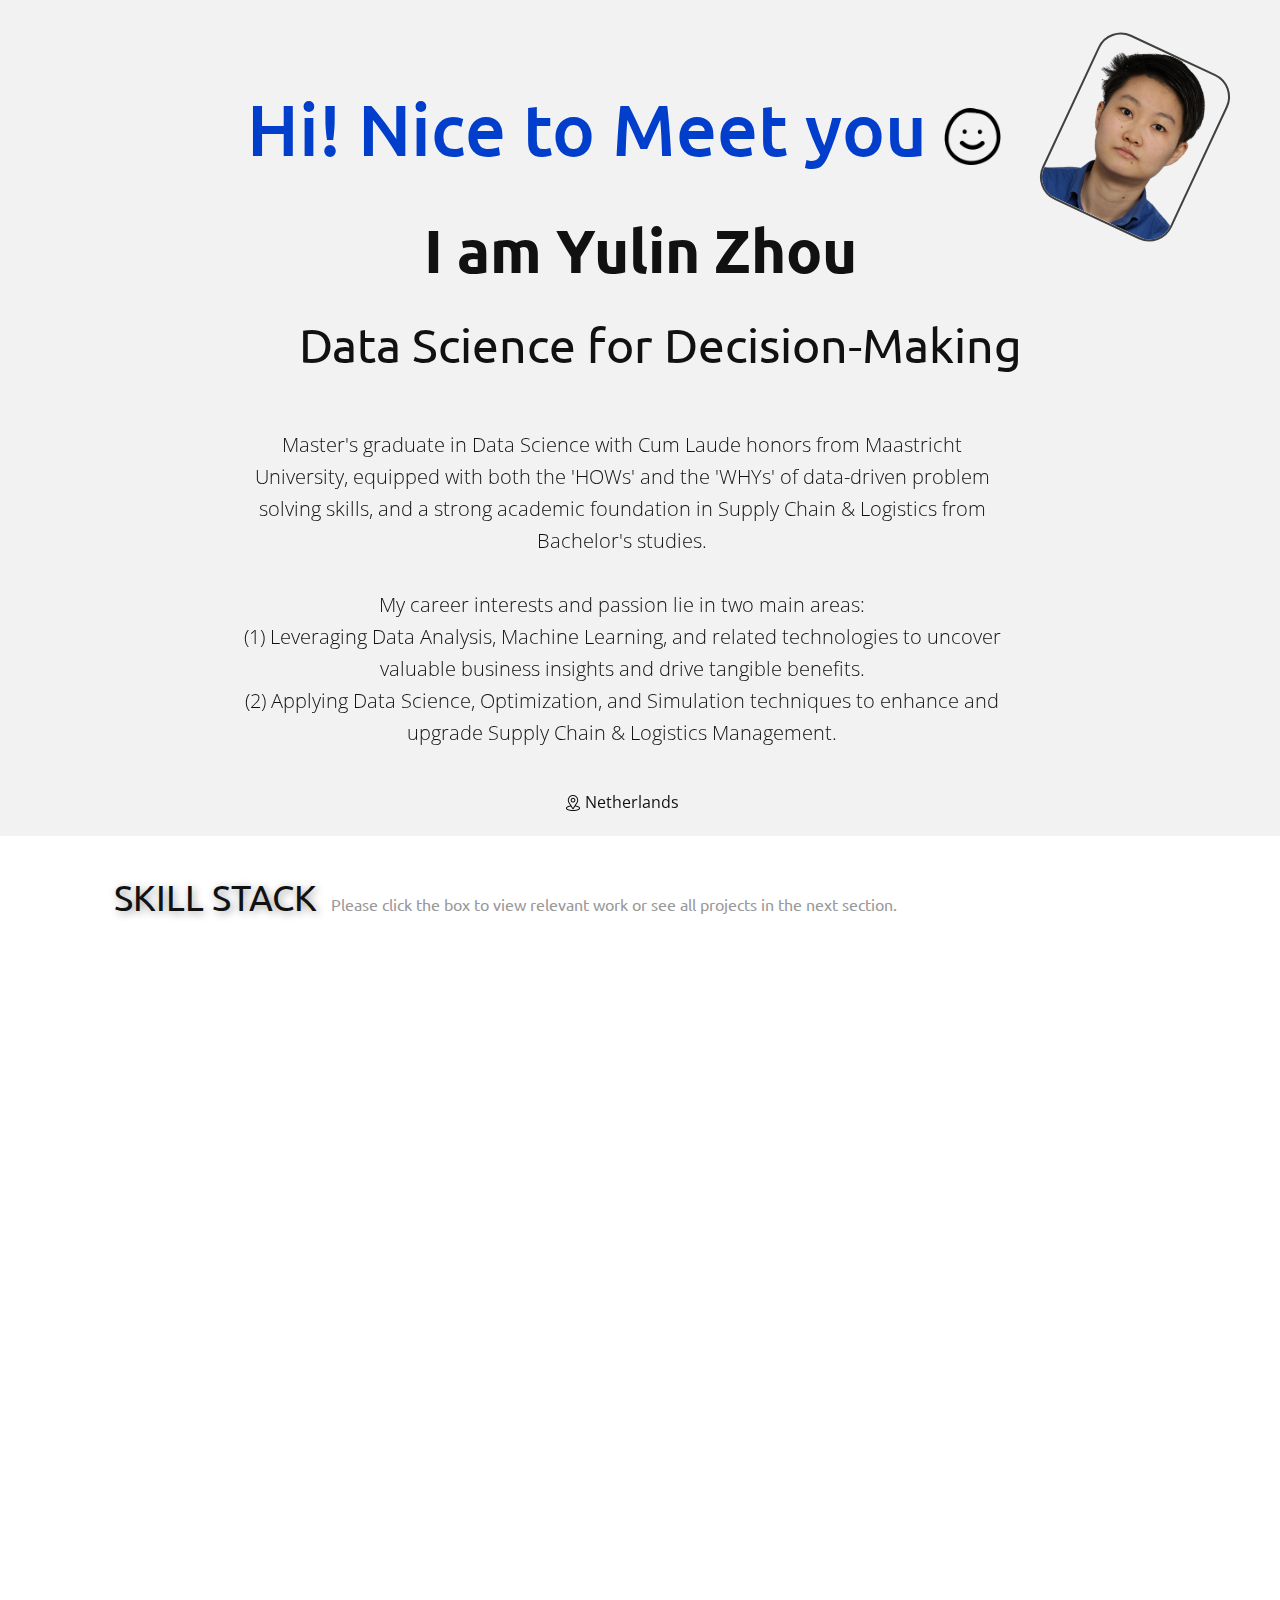
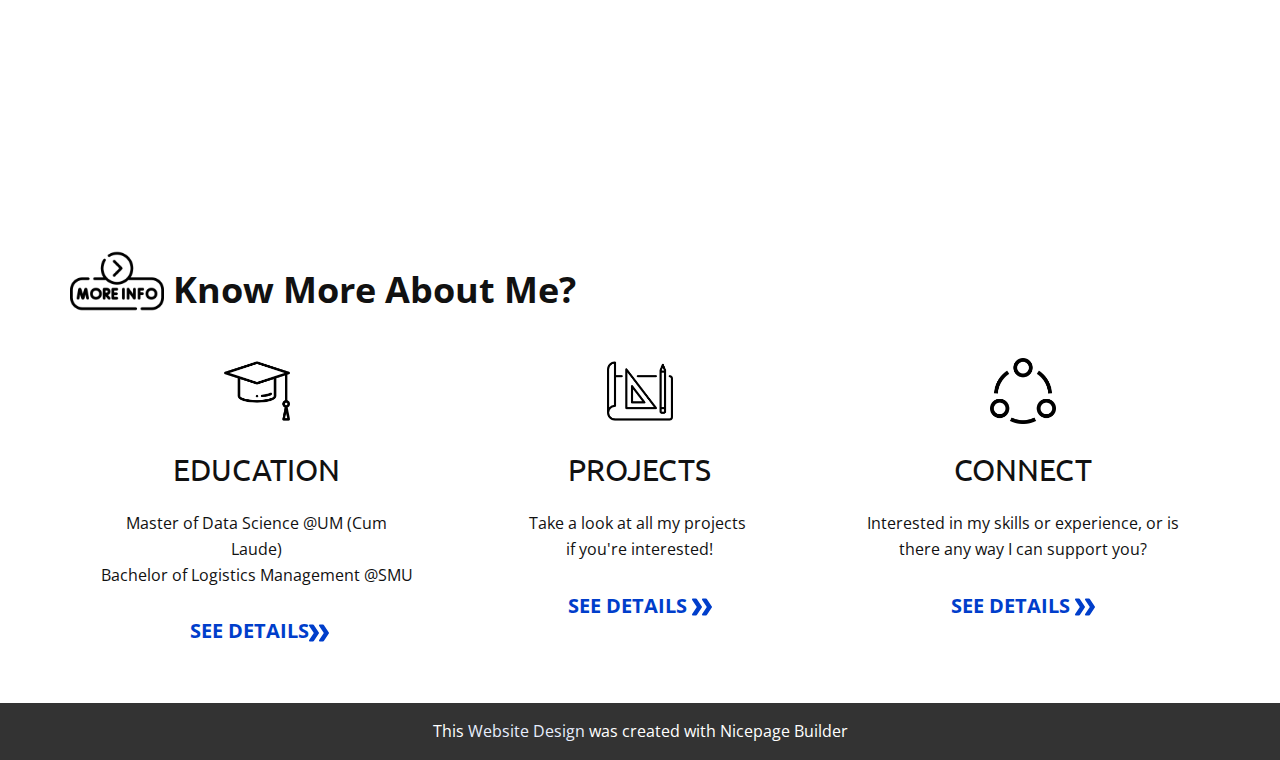
<file: index.html>
<!DOCTYPE html>
<html style="font-size: 16px;" lang="en"><head>
    <meta name="viewport" content="width=device-width, initial-scale=1.0">
    <meta charset="utf-8">
    <meta name="keywords" content="​Who Am I?">
    <meta name="description" content="">
    <title>Front</title>
    <link rel="stylesheet" href="nicepage.css" media="screen">
<link rel="stylesheet" href="index.css" media="screen">
    <script class="u-script" type="text/javascript" src="jquery.js" defer=""></script>
    <script class="u-script" type="text/javascript" src="nicepage.js" defer=""></script>
    <meta name="generator" content="Nicepage 7.8.21, nicepage.com">
    
    
    
    
    
    <link id="u-theme-google-font" rel="stylesheet" href="https://fonts.googleapis.com/css?family=Ubuntu:300,300i,400,400i,500,500i,700,700i|Open+Sans:300,300i,400,400i,500,500i,600,600i,700,700i,800,800i">
    <script type="application/ld+json">{
		"@context": "http://schema.org",
		"@type": "Organization",
		"name": "",
		"url": "/"
}</script>
    <meta name="theme-color" content="#003ecb">
    <meta property="og:title" content="Front">
    <meta property="og:type" content="website">
    <link rel="canonical" href="/">
  <meta data-intl-tel-input-cdn-path="intlTelInput/"></head>
  <body data-home-page="https://website6506798.nicepage.io/Front.html?version=83449164-53a9-4551-05da-2457a082a84e" data-home-page-title="Front" data-path-to-root="./" data-include-products="false" class="u-body u-xl-mode" data-lang="en">
    <section class="u-align-center u-clearfix u-container-align-center u-grey-5 u-section-1" id="carousel_5bc2">
      <div class="u-clearfix u-sheet u-sheet-1">
        <h2 class="u-align-center u-text u-text-palette-1-base u-text-1" data-animation-name="customAnimationIn" data-animation-duration="1000" data-animation-delay="0"> Hi! Nice to Meet you <span class="u-file-icon u-icon u-icon-1"><img src="images/35777.png" alt=""></span> &nbsp;
        </h2>
        <div class="u-align-center u-container-align-center u-container-style u-grey-5 u-group u-group-1" data-animation-name="customAnimationIn" data-animation-duration="1000" data-animation-delay="0">
          <div class="u-container-layout u-container-layout-1">
            <h1 class="u-text u-text-default u-text-2" data-animation-name="customAnimationIn" data-animation-duration="1000" data-animation-delay="500" data-animation-direction="">I am Yulin Zhou</h1>
            <h1 class="u-text u-text-default u-text-3" data-animation-name="customAnimationIn" data-animation-duration="1000" data-animation-delay="500" data-animation-direction="">Data Science for Decision-Making</h1>
            <p class="u-text u-text-4"> Master's graduate in Data Science with Cum Laude honors from Maastricht University, equipped with both the 'HOWs' and the 'WHYs' of data-driven problem solving skills, and a strong academic foundation in Supply Chain &amp; Logistics from Bachelor's studies.<br>
              <br>My career interests and passion lie in two main areas:<br>(1) Leveraging Data Analysis, Machine Learning, and related technologies to uncover valuable business insights and drive tangible benefits.<br>(2) Applying Data Science, Optimization, and Simulation techniques to enhance and upgrade Supply Chain &amp; Logistics Management.<br>
            </p>
            <p class="u-text u-text-5"><span class="u-file-icon u-icon"><img src="images/535239.png" alt=""></span>&nbsp;Netherlands
            </p>
          </div>
        </div>
        <div class="u-rotation-parent u-rotation-parent-1">
          <img class="u-border-2 u-border-grey-75 u-image u-image-round u-radius u-image-1" src="images/yulin_WhiteBackground.png" alt="" data-image-width="420" data-image-height="524">
        </div>
      </div>
    </section>
    <section class="u-clearfix u-section-2" id="block-2">
      <div class="u-clearfix u-sheet u-valign-middle u-sheet-1"><span class="u-custom-item u-file-icon u-icon u-icon-1" data-animation-name="customAnimationIn" data-animation-duration="1500" data-animation-delay="750"><img src="images/2502399.png" alt=""></span>
        <h4 class="u-text u-text-1">SKILL Stack</h4>
        <h3 class="u-text u-text-default u-text-grey-40 u-text-2"> Please ​click the box to view relevant work or see all projects in the next section.</h3>
        <div class="custom-expanded u-list u-list-1">
          <div class="u-repeater u-repeater-1">
            <div class="u-align-left u-border-10 u-border-no-left u-border-no-right u-border-no-top u-border-palette-2-base u-container-align-left u-container-style u-custom-item u-list-item u-repeater-item u-shape-rectangle u-white u-list-item-1" data-animation-name="customAnimationIn" data-animation-duration="1500" data-animation-delay="250">
              <div class="u-container-layout u-similar-container u-container-layout-1">
                <h3 class="u-text u-text-default u-text-palette-2-base u-text-3">Programming &amp; Coding</h3>
                <a href="https://github.com/ZYL622/SQL-Learning-Journey" class="u-border-none u-btn u-btn-round u-button-style u-palette-5-light-2 u-radius u-btn-1" title="Learning Journey of SQL" target="_blank">T-SQL</a>
                <a href="#" class="u-border-none u-btn u-btn-round u-button-style u-palette-5-light-2 u-radius u-btn-2" target="_blank">Python</a>
                <a href="#" class="u-border-none u-btn u-btn-round u-button-style u-palette-5-light-2 u-radius u-btn-3" target="_blank">R</a>
              </div>
            </div>
          </div>
        </div>
        <div class="custom-expanded u-list u-list-2">
          <div class="u-repeater u-repeater-2">
            <div class="u-align-left u-border-10 u-border-no-left u-border-no-right u-border-no-top u-border-palette-1-base u-container-align-left u-container-style u-custom-item u-list-item u-repeater-item u-shape-rectangle u-white u-list-item-2" data-animation-name="customAnimationIn" data-animation-duration="1500" data-animation-delay="250">
              <div class="u-container-layout u-similar-container u-container-layout-2">
                <h3 class="u-text u-text-default u-text-palette-1-light-1 u-text-4">AI &amp; Machine Learning</h3>
                <a href="https://github.com/ZYL622/SQL-Learning-Journey" class="u-border-none u-btn u-btn-round u-button-style u-palette-5-light-2 u-radius u-btn-4" title="Learning Journey of SQL" target="_blank">Deep Learning</a>
                <a href="https://github.com/ZYL622/SQL-Learning-Journey" class="u-border-none u-btn u-btn-round u-button-style u-palette-5-light-2 u-radius u-btn-5" title="Learning Journey of SQL" target="_blank">Explainable AI</a>
                <a href="https://github.com/ZYL622/SQL-Learning-Journey" class="u-border-none u-btn u-btn-round u-button-style u-palette-5-light-2 u-radius u-btn-6" title="Learning Journey of SQL" target="_blank">NLP</a>
                <a href="https://github.com/ZYL622/SQL-Learning-Journey" class="u-border-none u-btn u-btn-round u-button-style u-palette-5-light-2 u-radius u-btn-7" title="Learning Journey of SQL" target="_blank">Transfer Learning</a>
                <a href="#" class="u-border-none u-btn u-btn-round u-button-style u-palette-5-light-2 u-radius u-btn-8" target="_blank"> TensorFlow</a>
                <a href="https://github.com/ZYL622/SQL-Learning-Journey" class="u-border-none u-btn u-btn-round u-button-style u-palette-5-light-2 u-radius u-btn-9" title="Learning Journey of SQL" target="_blank">Regression</a>
                <a href="#" class="u-border-none u-btn u-btn-round u-button-style u-palette-5-light-2 u-radius u-btn-10" target="_blank">PyTorch</a>
                <a href="https://github.com/ZYL622/SQL-Learning-Journey" class="u-border-none u-btn u-btn-round u-button-style u-palette-5-light-2 u-radius u-btn-11" title="Learning Journey of SQL" target="_blank">Feature Selection</a>
                <a href="https://github.com/ZYL622/SQL-Learning-Journey" class="u-border-none u-btn u-btn-round u-button-style u-palette-5-light-2 u-radius u-btn-12" title="Learning Journey of SQL" target="_blank">... ...</a>
              </div>
            </div>
          </div>
        </div>
        <div class="custom-expanded u-list u-list-3">
          <div class="u-repeater u-repeater-3">
            <div class="u-align-left u-border-10 u-border-no-left u-border-no-right u-border-no-top u-border-palette-4-light-1 u-container-align-left u-container-style u-custom-item u-list-item u-repeater-item u-shape-rectangle u-white u-list-item-3" data-animation-name="customAnimationIn" data-animation-duration="1500" data-animation-delay="250">
              <div class="u-container-layout u-similar-container u-container-layout-3">
                <h3 class="u-text u-text-default u-text-palette-4-base u-text-5">Dashboard &amp; Visualization</h3>
                <a href="https://public.tableau.com/app/profile/yu.zhou2135/vizzes" class="u-border-none u-btn u-btn-round u-button-style u-palette-5-light-2 u-radius u-btn-13" target="_blank" title="Public Tableau Projects">Tableau</a>
                <a href="https://public.tableau.com/app/profile/yu.zhou2135/vizzes" class="u-border-none u-btn u-btn-round u-button-style u-palette-5-light-2 u-radius u-btn-14" target="_blank" title="Public Tableau Projects"> Seaborn</a>
                <a href="https://public.tableau.com/app/profile/yu.zhou2135/vizzes" class="u-border-none u-btn u-btn-round u-button-style u-palette-5-light-2 u-radius u-btn-15" target="_blank" title="Public Tableau Projects">Plotly</a>
              </div>
            </div>
          </div>
        </div>
        <div class="custom-expanded u-list u-list-4">
          <div class="u-repeater u-repeater-4">
            <div class="u-align-left u-border-10 u-border-no-left u-border-no-right u-border-no-top u-border-palette-3-base u-container-align-left u-container-style u-custom-item u-list-item u-repeater-item u-shape-rectangle u-white u-list-item-4" data-animation-name="customAnimationIn" data-animation-duration="1500" data-animation-delay="250">
              <div class="u-container-layout u-similar-container u-container-layout-4">
                <h3 class="u-text u-text-default u-text-palette-3-base u-text-6">Optimization &amp; Simulation</h3>
                <a href="https://public.tableau.com/app/profile/yu.zhou2135/vizzes" class="u-border-none u-btn u-btn-round u-button-style u-palette-5-light-2 u-radius u-btn-16" target="_blank" title="Public Tableau Projects">Mathematical Modeling</a>
                <a href="https://public.tableau.com/app/profile/yu.zhou2135/vizzes" class="u-border-none u-btn u-btn-round u-button-style u-palette-5-light-2 u-radius u-btn-17" target="_blank" title="Public Tableau Projects">Gurobi</a>
                <a href="https://public.tableau.com/app/profile/yu.zhou2135/vizzes" class="u-border-none u-btn u-btn-round u-button-style u-palette-5-light-2 u-radius u-btn-18" target="_blank" title="Public Tableau Projects">Simulation</a>
                <a href="https://public.tableau.com/app/profile/yu.zhou2135/vizzes" class="u-border-none u-btn u-btn-round u-button-style u-palette-5-light-2 u-radius u-btn-19" target="_blank" title="Public Tableau Projects">Algorithm Design &amp; Improve</a>
              </div>
            </div>
          </div>
        </div>
        <div class="custom-expanded u-list u-list-5">
          <div class="u-repeater u-repeater-5">
            <div class="u-align-left u-border-10 u-border-custom-color-1 u-border-no-left u-border-no-right u-border-no-top u-container-align-left u-container-style u-custom-item u-list-item u-repeater-item u-shape-rectangle u-white u-list-item-5" data-animation-name="customAnimationIn" data-animation-duration="1500" data-animation-delay="250">
              <div class="u-container-layout u-similar-container u-container-layout-5">
                <h3 class="u-text u-text-custom-color-1 u-text-default u-text-7">Soft Skills</h3>
                <a href="https://public.tableau.com/app/profile/yu.zhou2135/vizzes" class="u-border-none u-btn u-btn-round u-button-style u-palette-5-light-2 u-radius u-btn-20" target="_blank" title="Public Tableau Projects">Cross-functional Collaboration</a>
                <a href="https://public.tableau.com/app/profile/yu.zhou2135/vizzes" class="u-border-none u-btn u-btn-round u-button-style u-palette-5-light-2 u-radius u-btn-21" target="_blank" title="Public Tableau Projects">Problem-Solving</a>
                <a href="https://public.tableau.com/app/profile/yu.zhou2135/vizzes" class="u-border-none u-btn u-btn-round u-button-style u-palette-5-light-2 u-radius u-btn-22" target="_blank" title="Public Tableau Projects">Detail-Oriented</a>
              </div>
            </div>
          </div>
        </div>
        <div class="custom-expanded u-list u-list-6">
          <div class="u-repeater u-repeater-6">
            <div class="u-align-left u-border-10 u-border-custom-color-2 u-border-no-left u-border-no-right u-border-no-top u-container-align-left u-container-style u-custom-item u-list-item u-repeater-item u-shape-rectangle u-white u-list-item-6" data-animation-name="customAnimationIn" data-animation-duration="1500" data-animation-delay="250">
              <div class="u-container-layout u-similar-container u-container-layout-6">
                <h3 class="u-text u-text-custom-color-2 u-text-default u-text-8">Data Analysis &amp; Statistics&nbsp;</h3>
                <a href="https://public.tableau.com/app/profile/yu.zhou2135/vizzes" class="u-border-none u-btn u-btn-round u-button-style u-palette-5-light-2 u-radius u-btn-23" target="_blank" title="Public Tableau Projects">Regression</a>
                <a href="https://public.tableau.com/app/profile/yu.zhou2135/vizzes" class="u-border-none u-btn u-btn-round u-button-style u-palette-5-light-2 u-radius u-btn-24" target="_blank" title="Public Tableau Projects">Classification</a>
                <a href="https://public.tableau.com/app/profile/yu.zhou2135/vizzes" class="u-border-none u-btn u-btn-round u-button-style u-palette-5-light-2 u-radius u-btn-25" target="_blank" title="Public Tableau Projects">Hypothesis&nbsp;Testing</a>
                <a href="https://public.tableau.com/app/profile/yu.zhou2135/vizzes" class="u-border-none u-btn u-btn-round u-button-style u-palette-5-light-2 u-radius u-btn-26" target="_blank" title="Public Tableau Projects"> Clustering</a>
                <a href="https://public.tableau.com/app/profile/yu.zhou2135/vizzes" class="u-border-none u-btn u-btn-round u-button-style u-palette-5-light-2 u-radius u-btn-27" target="_blank" title="Public Tableau Projects"> Data Fitting</a>
                <a href="https://public.tableau.com/app/profile/yu.zhou2135/vizzes" class="u-border-none u-btn u-btn-round u-button-style u-palette-5-light-2 u-radius u-btn-28" target="_blank" title="Public Tableau Projects">Correlation Analysis</a>
              </div>
            </div>
          </div>
        </div>
        <div class="custom-expanded u-list u-list-7">
          <div class="u-repeater u-repeater-7">
            <div class="u-align-left u-border-10 u-border-custom-color-3 u-border-no-left u-border-no-right u-border-no-top u-container-align-left u-container-style u-custom-item u-list-item u-repeater-item u-shape-rectangle u-white u-list-item-7" data-animation-name="customAnimationIn" data-animation-duration="1500" data-animation-delay="250">
              <div class="u-container-layout u-similar-container u-container-layout-7">
                <h3 class="u-text u-text-custom-color-3 u-text-default u-text-9"> Supply Chain &amp; Logistics&nbsp;</h3>
                <a href="https://public.tableau.com/app/profile/yu.zhou2135/vizzes" class="u-border-none u-btn u-btn-round u-button-style u-palette-5-light-2 u-radius u-btn-29" target="_blank" title="Public Tableau Projects">Demand Forecasting</a>
                <a href="https://public.tableau.com/app/profile/yu.zhou2135/vizzes" class="u-border-none u-btn u-btn-round u-button-style u-palette-5-light-2 u-radius u-btn-30" target="_blank" title="Public Tableau Projects"> Operations Research</a>
                <a href="https://public.tableau.com/app/profile/yu.zhou2135/vizzes" class="u-border-none u-btn u-btn-round u-button-style u-palette-5-light-2 u-radius u-btn-31" target="_blank" title="Public Tableau Projects">Route Optimization&nbsp;</a>
                <a href="https://public.tableau.com/app/profile/yu.zhou2135/vizzes" class="u-border-none u-btn u-btn-round u-button-style u-palette-5-light-2 u-radius u-btn-32" target="_blank" title="Public Tableau Projects">Logistics Simulation</a>
              </div>
            </div>
          </div>
        </div>
      </div>
    </section>
    <section class="u-align-center u-clearfix u-container-align-center u-section-3" id="block-3">
      <div class="u-clearfix u-sheet u-valign-middle-lg u-valign-middle-md u-valign-middle-sm u-valign-middle-xs u-sheet-1"><span class="u-file-icon u-icon u-icon-1"><img src="images/14018631.png" alt=""></span>
        <p class="u-align-left u-text u-text-1"> Know More About Me? </p>
        <div class="u-expanded-width u-list u-list-1">
          <div class="u-repeater u-repeater-1">
            <div class="u-align-center u-container-align-center u-container-style u-list-item u-repeater-item">
              <div class="u-container-layout u-similar-container u-valign-top u-container-layout-1"><span class="u-align-center u-file-icon u-icon u-icon-2"><img src="images/1321977.png" alt=""></span>
                <h4 class="u-align-center u-text u-text-2">Education</h4>
                <p class="u-align-center u-text u-text-3"> Master of Data Science @UM (Cum Laude)<br>Bachelor of Logistics Management @SMU
                </p>
                <a href="Edu-Exp.html" data-page-id="6506799" class="u-btn u-button-style u-none u-text-hover-palette-2-base u-text-palette-1-base u-btn-1" title="Educational Background">&nbsp;See Details<span class="u-icon u-text-palette-1-base"><svg class="u-svg-content" viewBox="0 -32 426.66667 426" style="width: 1em; height: 1em;"><path d="m213.332031 181.667969c0 4.265625-1.277343 8.53125-3.625 11.730469l-106.667969 160c-3.839843 5.761718-10.238281 9.601562-17.707031 9.601562h-64c-11.730469 0-21.332031-9.601562-21.332031-21.332031 0-4.269531 1.28125-8.535157 3.625-11.734375l98.773438-148.265625-98.773438-148.269531c-2.34375-3.199219-3.625-7.464844-3.625-11.730469 0-11.734375 9.601562-21.335938 21.332031-21.335938h64c7.46875 0 13.867188 3.839844 17.707031 9.601563l106.667969 160c2.347657 3.199218 3.625 7.464844 3.625 11.734375zm0 0"></path><path d="m426.667969 181.667969c0 4.265625-1.28125 8.53125-3.628907 11.730469l-106.664062 160c-3.839844 5.761718-10.242188 9.601562-17.707031 9.601562h-64c-11.734375 0-21.335938-9.601562-21.335938-21.332031 0-4.269531 1.28125-8.535157 3.628907-11.734375l98.773437-148.265625-98.773437-148.269531c-2.347657-3.199219-3.628907-7.464844-3.628907-11.730469 0-11.734375 9.601563-21.335938 21.335938-21.335938h64c7.464843 0 13.867187 3.839844 17.707031 9.601563l106.664062 160c2.347657 3.199218 3.628907 7.464844 3.628907 11.734375zm0 0"></path></svg></span>
                </a>
              </div>
            </div>
            <div class="u-align-center u-container-align-center u-container-style u-list-item u-repeater-item">
              <div class="u-container-layout u-similar-container u-valign-top u-container-layout-2"><span class="u-align-center u-file-icon u-icon u-icon-4"><img src="images/408557.png" alt=""></span>
                <h4 class="u-align-center u-text u-text-4">PROJects</h4>
                <p class="u-align-center u-text u-text-5"> Take a look at all my projects&nbsp;<br>if you're interested!
                </p>
                <a href="" class="u-btn u-button-style u-none u-text-hover-palette-2-base u-text-palette-1-base u-btn-2"> See Details&nbsp;<span class="u-icon u-text-palette-1-base"><svg class="u-svg-content" viewBox="0 -32 426.66667 426" style="width: 1em; height: 1em;"><path d="m213.332031 181.667969c0 4.265625-1.277343 8.53125-3.625 11.730469l-106.667969 160c-3.839843 5.761718-10.238281 9.601562-17.707031 9.601562h-64c-11.730469 0-21.332031-9.601562-21.332031-21.332031 0-4.269531 1.28125-8.535157 3.625-11.734375l98.773438-148.265625-98.773438-148.269531c-2.34375-3.199219-3.625-7.464844-3.625-11.730469 0-11.734375 9.601562-21.335938 21.332031-21.335938h64c7.46875 0 13.867188 3.839844 17.707031 9.601563l106.667969 160c2.347657 3.199218 3.625 7.464844 3.625 11.734375zm0 0"></path><path d="m426.667969 181.667969c0 4.265625-1.28125 8.53125-3.628907 11.730469l-106.664062 160c-3.839844 5.761718-10.242188 9.601562-17.707031 9.601562h-64c-11.734375 0-21.335938-9.601562-21.335938-21.332031 0-4.269531 1.28125-8.535157 3.628907-11.734375l98.773437-148.265625-98.773437-148.269531c-2.347657-3.199219-3.628907-7.464844-3.628907-11.730469 0-11.734375 9.601563-21.335938 21.335938-21.335938h64c7.464843 0 13.867187 3.839844 17.707031 9.601563l106.664062 160c2.347657 3.199218 3.628907 7.464844 3.628907 11.734375zm0 0"></path></svg></span>
                </a>
              </div>
            </div>
            <div class="u-align-center u-container-align-center u-container-style u-list-item u-repeater-item">
              <div class="u-container-layout u-similar-container u-valign-top u-container-layout-3"><span class="u-align-center u-file-icon u-icon u-icon-6"><img src="images/3974946.png" alt=""></span>
                <h4 class="u-align-center u-text u-text-6">Connect</h4>
                <p class="u-align-center u-text u-text-7"> Interested in my skills or experience, or is there any way I can support you?<br>
                </p>
                <a href="Connect.html" data-page-id="269278332" class="u-btn u-button-style u-none u-text-hover-palette-2-base u-text-palette-1-base u-btn-3" title="Connect Me"> See Details&nbsp;<span class="u-icon u-text-palette-1-base"><svg class="u-svg-content" viewBox="0 -32 426.66667 426" style="width: 1em; height: 1em;"><path d="m213.332031 181.667969c0 4.265625-1.277343 8.53125-3.625 11.730469l-106.667969 160c-3.839843 5.761718-10.238281 9.601562-17.707031 9.601562h-64c-11.730469 0-21.332031-9.601562-21.332031-21.332031 0-4.269531 1.28125-8.535157 3.625-11.734375l98.773438-148.265625-98.773438-148.269531c-2.34375-3.199219-3.625-7.464844-3.625-11.730469 0-11.734375 9.601562-21.335938 21.332031-21.335938h64c7.46875 0 13.867188 3.839844 17.707031 9.601563l106.667969 160c2.347657 3.199218 3.625 7.464844 3.625 11.734375zm0 0"></path><path d="m426.667969 181.667969c0 4.265625-1.28125 8.53125-3.628907 11.730469l-106.664062 160c-3.839844 5.761718-10.242188 9.601562-17.707031 9.601562h-64c-11.734375 0-21.335938-9.601562-21.335938-21.332031 0-4.269531 1.28125-8.535157 3.628907-11.734375l98.773437-148.265625-98.773437-148.269531c-2.347657-3.199219-3.628907-7.464844-3.628907-11.730469 0-11.734375 9.601563-21.335938 21.335938-21.335938h64c7.464843 0 13.867187 3.839844 17.707031 9.601563l106.664062 160c2.347657 3.199218 3.628907 7.464844 3.628907 11.734375zm0 0"></path></svg></span>
                </a>
              </div>
            </div>
          </div>
        </div>
      </div>
    </section>
    
    
    
    
    <section class="u-backlink u-clearfix u-grey-80"> This <a href="https://nicepage.com/website-design">Website Design</a> was created with Nicepage Builder 
    </section>
  
</body></html>
</file>
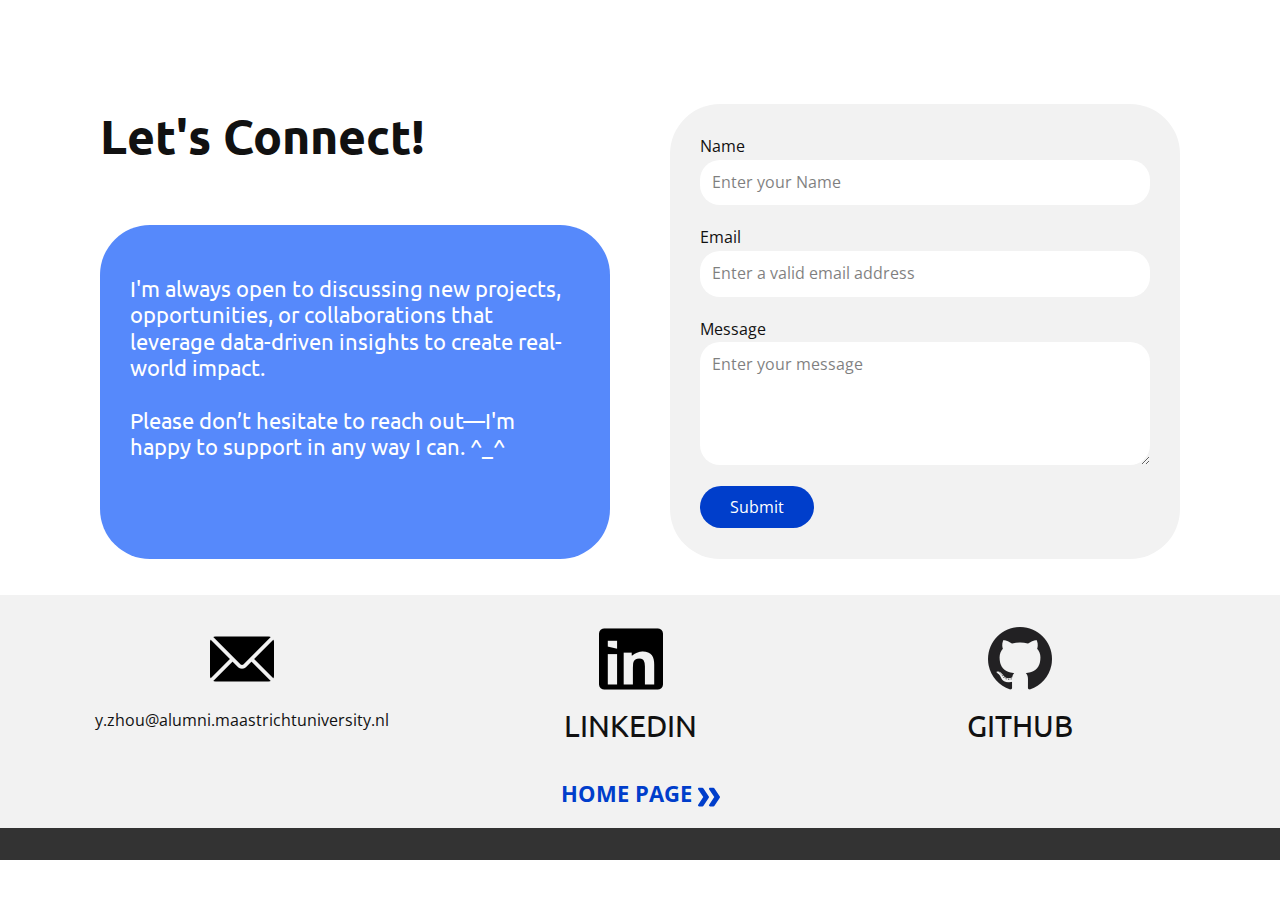
<file: Connect.html>
<!DOCTYPE html>
<html style="font-size: 16px;" lang="en"><head>
    <meta name="viewport" content="width=device-width, initial-scale=1.0">
    <meta charset="utf-8">
    <meta name="keywords" content="​Let&amp;apos;s Connect!">
    <meta name="description" content="">
    <title>Connect</title>
    <link rel="stylesheet" href="nicepage.css" media="screen">
<link rel="stylesheet" href="Connect.css" media="screen">
    <script class="u-script" type="text/javascript" src="jquery.js" defer=""></script>
    <script class="u-script" type="text/javascript" src="nicepage.js" defer=""></script>
    <meta name="generator" content="Nicepage 7.8.21, nicepage.com">
    <meta name="referrer" content="origin">
    
    
    
    
    <link id="u-theme-google-font" rel="stylesheet" href="https://fonts.googleapis.com/css?family=Ubuntu:300,300i,400,400i,500,500i,700,700i|Open+Sans:300,300i,400,400i,500,500i,600,600i,700,700i,800,800i">
    <script type="application/ld+json">{
		"@context": "http://schema.org",
		"@type": "Organization",
		"name": ""
}</script>
    <meta name="theme-color" content="#003ecb">
    <meta property="og:title" content="Connect">
    <meta property="og:type" content="website">
  <meta data-intl-tel-input-cdn-path="intlTelInput/"></head>
  <body data-path-to-root="./" data-include-products="false" class="u-body u-xl-mode" data-lang="en">
    <section class="u-clearfix u-section-1" id="sec-2499">
      <div class="u-clearfix u-sheet u-valign-middle-lg u-valign-middle-xl u-sheet-1">
        <div class="data-layout-selected u-clearfix u-expanded-width u-layout-wrap u-layout-wrap-1">
          <div class="u-layout">
            <div class="u-layout-row">
              <div class="u-container-style u-layout-cell u-size-30 u-layout-cell-1">
                <div class="u-container-layout u-valign-bottom u-container-layout-1">
                  <h2 class="u-text u-text-1"> Let's Connect!</h2>
                  <div class="custom-expanded u-container-style u-group u-palette-1-light-1 u-radius-50 u-shape-round u-group-1">
                    <div class="u-container-layout u-container-layout-2">
                      <h5 class="u-text u-text-default u-text-2"> I'm always open to discussing new projects, opportunities, or collaborations that leverage data-driven insights to create real-world impact.<br>
                        <br>Please don’t hesitate to reach out—I'm happy to support in any way I can. ^_^<br>
                      </h5>
                      <p class="u-text u-text-3"></p>
                    </div>
                  </div>
                </div>
              </div>
              <div class="u-container-style u-layout-cell u-size-30 u-layout-cell-2">
                <div class="u-container-layout u-valign-bottom u-container-layout-3">
                  <div class="custom-expanded u-form u-grey-5 u-radius-50 u-form-1">
                    <form action="https://forms.nicepagesrv.com/v2/form/process" class="u-clearfix u-form-spacing-20 u-form-vertical u-inner-form" source="email" name="form" style="padding: 30px;">
                      <div class="u-form-group u-form-name">
                        <label for="name-b064" class="u-label">Name</label>
                        <input type="text" placeholder="Enter your Name" id="name-b064" name="name" class="u-border-none u-input u-input-rectangle u-radius-20" required="">
                      </div>
                      <div class="u-form-email u-form-group">
                        <label for="email-b064" class="u-label">Email</label>
                        <input type="email" placeholder="Enter a valid email address" id="email-b064" name="email" class="u-border-none u-input u-input-rectangle u-radius-20" required="">
                      </div>
                      <div class="u-form-group u-form-message">
                        <label for="message-b064" class="u-label">Message</label>
                        <textarea placeholder="Enter your message" rows="4" cols="50" id="message-b064" name="message" class="u-border-none u-input u-input-rectangle u-radius-20" required=""></textarea>
                      </div>
                      <div class="u-align-left u-form-group u-form-submit">
                        <a href="#" class="u-btn u-btn-submit u-button-style u-radius-30">Submit</a>
                        <input type="submit" value="submit" class="u-form-control-hidden">
                      </div>
                      <div class="u-form-send-message u-form-send-success">Thank you! Your message has been sent.</div>
                      <div class="u-form-send-error u-form-send-message">Unable to send your message. Please fix errors then try again.</div>
                      <input type="hidden" value="" name="recaptchaResponse">
                      <input type="hidden" name="formServices" value="d837113b-f9e3-a40d-aba1-e4bdb39debc7">
                    </form>
                  </div>
                </div>
              </div>
            </div>
          </div>
        </div>
      </div>
    </section>
    <section class="u-align-center u-clearfix u-container-align-center u-grey-5 u-section-2" id="block-1">
      <div class="u-clearfix u-sheet u-valign-middle-lg u-valign-middle-md u-valign-middle-sm u-sheet-1">
        <div class="custom-expanded u-list u-list-1">
          <div class="u-repeater u-repeater-1">
            <div class="u-align-center u-container-align-center u-list-item u-repeater-item">
              <div class="u-container-layout u-similar-container u-container-layout-1"><span class="u-align-center u-file-icon u-icon u-icon-1" data-href="mailto:y.zhou@alumni.maastrichtuniversity.nl"><img src="images/542689.png" alt=""></span>
                <p class="u-align-center u-text u-text-1"> y.zhou@alumni.maastrichtuniversity.nl</p>
              </div>
            </div>
            <div class="u-align-center u-container-align-center u-list-item u-repeater-item">
              <div class="u-container-layout u-similar-container u-container-layout-2"><span class="u-align-center u-file-icon u-icon u-icon-2" data-href="https://www.linkedin.com/in/yulin-zhou-41b96627a/" data-target="_blank"><img src="images/618.png" alt=""></span>
                <h4 class="u-align-center u-text u-text-2"> linkedin</h4>
              </div>
            </div>
            <div class="u-align-center u-container-align-center u-list-item u-repeater-item">
              <div class="u-container-layout u-similar-container u-container-layout-3"><span class="u-align-center u-file-icon u-icon u-icon-3" data-href="https://github.com/ZYL622" data-target="_blank"><img src="images/919847.png" alt=""></span>
                <h4 class="u-align-center u-text u-text-3">Github</h4>
              </div>
            </div>
          </div>
        </div>
        <a href="./" data-page-id="189923990" class="u-btn u-button-style u-none u-text-hover-palette-2-base u-text-palette-1-base u-btn-1" title="Front">HOME PAGE&nbsp;<span class="u-icon u-text-palette-1-base"><svg class="u-svg-content" viewBox="0 -32 426.66667 426" style="width: 1em; height: 1em;"><path d="m213.332031 181.667969c0 4.265625-1.277343 8.53125-3.625 11.730469l-106.667969 160c-3.839843 5.761718-10.238281 9.601562-17.707031 9.601562h-64c-11.730469 0-21.332031-9.601562-21.332031-21.332031 0-4.269531 1.28125-8.535157 3.625-11.734375l98.773438-148.265625-98.773438-148.269531c-2.34375-3.199219-3.625-7.464844-3.625-11.730469 0-11.734375 9.601562-21.335938 21.332031-21.335938h64c7.46875 0 13.867188 3.839844 17.707031 9.601563l106.667969 160c2.347657 3.199218 3.625 7.464844 3.625 11.734375zm0 0"></path><path d="m426.667969 181.667969c0 4.265625-1.28125 8.53125-3.628907 11.730469l-106.664062 160c-3.839844 5.761718-10.242188 9.601562-17.707031 9.601562h-64c-11.734375 0-21.335938-9.601562-21.335938-21.332031 0-4.269531 1.28125-8.535157 3.628907-11.734375l98.773437-148.265625-98.773437-148.269531c-2.347657-3.199219-3.628907-7.464844-3.628907-11.730469 0-11.734375 9.601563-21.335938 21.335938-21.335938h64c7.464843 0 13.867187 3.839844 17.707031 9.601563l106.664062 160c2.347657 3.199218 3.628907 7.464844 3.628907 11.734375zm0 0"></path></svg></span>
        </a>
      </div>
    </section>
    
    
    
    
    <section class="u-backlink u-clearfix u-grey-80"></section>
  
</body></html>
</file>
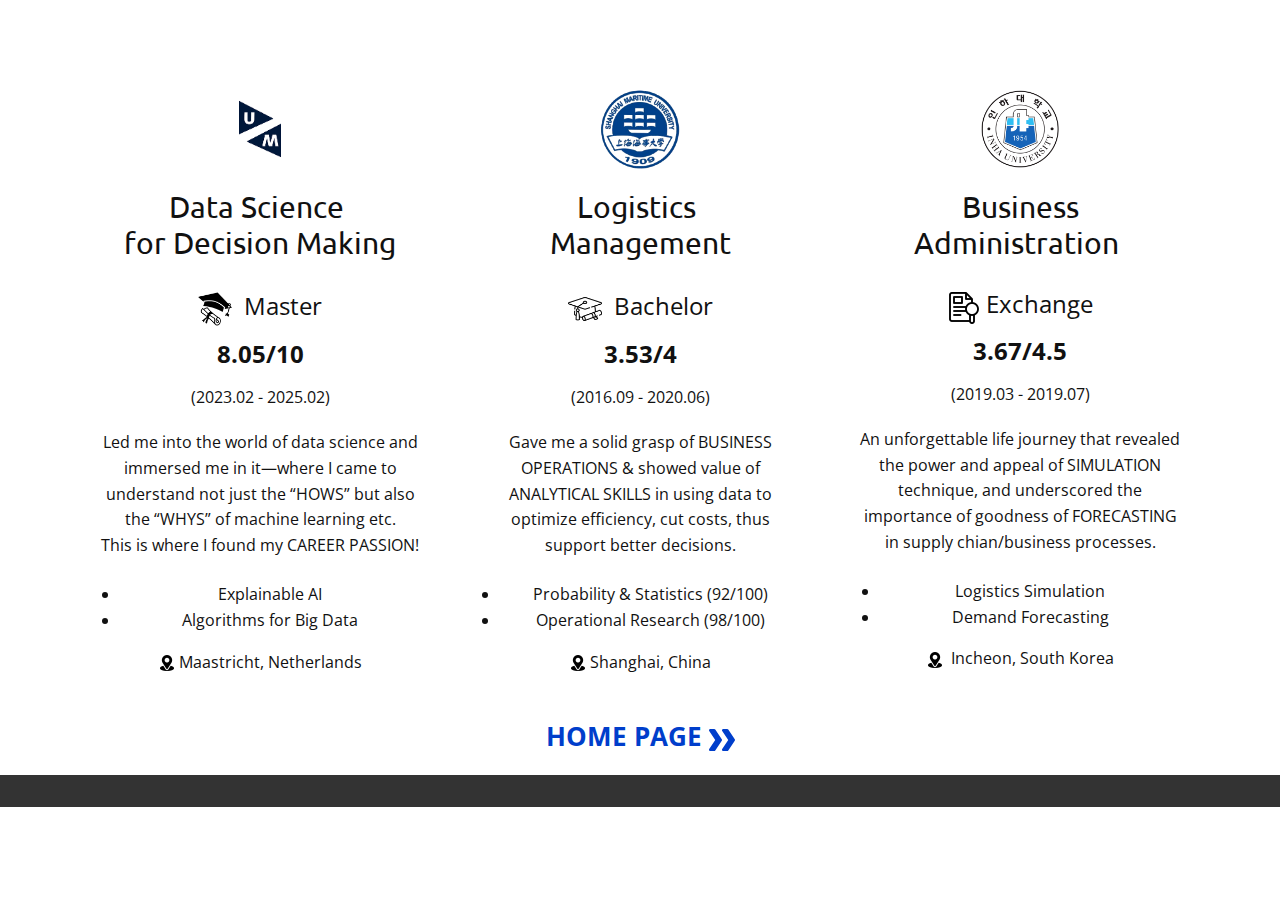
<file: Edu-Exp.html>
<!DOCTYPE html>
<html style="font-size: 16px;" lang="en"><head>
    <meta name="viewport" content="width=device-width, initial-scale=1.0">
    <meta charset="utf-8">
    <meta name="keywords" content="​Who Am I?">
    <meta name="description" content="">
    <title>Edu Exp</title>
    <link rel="stylesheet" href="nicepage.css" media="screen">
<link rel="stylesheet" href="Edu-Exp.css" media="screen">
    <script class="u-script" type="text/javascript" src="jquery.js" defer=""></script>
    <script class="u-script" type="text/javascript" src="nicepage.js" defer=""></script>
    <meta name="generator" content="Nicepage 7.8.21, nicepage.com">
    
    
    
    <link id="u-theme-google-font" rel="stylesheet" href="https://fonts.googleapis.com/css?family=Ubuntu:300,300i,400,400i,500,500i,700,700i|Open+Sans:300,300i,400,400i,500,500i,600,600i,700,700i,800,800i">
    <script type="application/ld+json">{
		"@context": "http://schema.org",
		"@type": "Organization",
		"name": ""
}</script>
    <meta name="theme-color" content="#003ecb">
    <meta property="og:title" content="Edu Exp">
    <meta property="og:type" content="website">
  <meta data-intl-tel-input-cdn-path="intlTelInput/"></head>
  <body data-path-to-root="./" data-include-products="false" class="u-body u-xl-mode" data-lang="en">
    <section class="u-align-center u-clearfix u-container-align-center u-section-1" id="block-3">
      <div class="u-align-left u-clearfix u-sheet u-valign-middle-lg u-valign-middle-md u-valign-middle-sm u-valign-middle-xs u-sheet-1">
        <div class="u-expanded-width u-list u-list-1">
          <div class="u-repeater u-repeater-1">
            <div class="u-container-style u-list-item u-repeater-item">
              <div class="u-container-layout u-similar-container u-valign-top-lg u-valign-top-md u-valign-top-sm u-valign-top-xs u-container-layout-1"><span class="u-align-center u-file-icon u-icon u-icon-1"><img src="images/UM.png" alt=""></span><span class="u-align-center u-file-icon u-icon u-icon-2"><img src="images/UM.png" alt=""></span>
                <h3 class="u-align-center u-text u-text-default u-text-1">Data Science&nbsp;<br>for Decision Making
                </h3>
                <p class="u-align-center u-text u-text-2"><span class="u-file-icon u-icon u-icon-3"><img src="images/42972.png" alt=""></span>&nbsp; Master 
                </p>
                <p class="u-align-center u-text u-text-3"> 8.05/10</p>
                <p class="u-align-center u-text u-text-4">(2023.02 - 2025.02)</p>
                <p class="u-align-center u-text u-text-5"> Led me into the world of data science and immersed me in it—where I came to understand not just the “HOWS” but also the “WHYS” of machine learning etc.<br>This is where I found my CAREER PASSION!<br>
                </p>
                <ul class="u-align-center u-text u-text-6">
                  <li>Explainable AI</li>
                  <li> Algorithms for Big Data</li>
                </ul>
                <p class="u-align-center u-text u-text-7"><span class="u-file-icon u-icon"><img src="images/535188.png" alt=""></span>&nbsp;Maastricht, Netherlands
                </p>
              </div>
            </div>
            <div class="u-container-style u-list-item u-repeater-item">
              <div class="u-container-layout u-similar-container u-valign-top-lg u-valign-top-md u-valign-top-sm u-valign-top-xs u-container-layout-2"><span class="u-align-center u-file-icon u-icon u-icon-5"><img src="images/Shanghai_Maritime_University_logo.png" alt=""></span><span class="u-align-center u-file-icon u-icon u-icon-6"><img src="images/Shanghai_Maritime_University_logo.png" alt=""></span>
                <h3 class="u-align-center u-text u-text-default u-text-8"> Logistics&nbsp;<br>Management
                </h3>
                <p class="u-align-center u-text u-text-9"><span class="u-file-icon u-icon u-icon-7"><img src="images/4645013.png" alt=""></span>&nbsp; Bachelor
                </p>
                <p class="u-align-center u-text u-text-10"> 3.53/4</p>
                <p class="u-align-center u-text u-text-11">(2016.09 - 2020.06)</p>
                <p class="u-align-center u-text u-text-12"> Gave me a solid grasp of BUSINESS OPERATIONS &amp; showed value of ANALYTICAL SKILLS in using data to optimize efficiency, cut costs, thus support better decisions.</p>
                <ul class="u-align-center u-text u-text-13">
                  <li>Probability &amp; Statistics (92/100)</li>
                  <li>Operational Research (98/100)</li>
                </ul>
                <p class="u-align-center u-text u-text-14"><span class="u-file-icon u-icon"><img src="images/535188.png" alt=""></span>&nbsp;Shanghai, China
                </p>
              </div>
            </div>
            <div class="u-container-style u-list-item u-repeater-item">
              <div class="u-container-layout u-similar-container u-valign-top-lg u-valign-top-md u-valign-top-sm u-valign-top-xs u-container-layout-3"><span class="u-align-center u-file-icon u-icon u-icon-9"><img src="images/Inha_University.png" alt=""></span><span class="u-align-center u-file-icon u-icon u-icon-10"><img src="images/Inha_University.png" alt=""></span>
                <h3 class="u-align-center u-text u-text-default u-text-15"> Business Administration&nbsp;</h3>
                <p class="u-align-center u-text u-text-16"><span class="u-file-icon u-icon u-icon-11"><img src="images/8097194.png" alt=""></span>&nbsp;Exchange
                </p>
                <p class="u-align-center u-text u-text-17"> 3.67/4.5</p>
                <p class="u-align-center u-text u-text-18">(2019.03 - 2019.07)</p>
                <p class="u-align-center u-text u-text-19"> An unforgettable life journey that revealed the power and appeal of SIMULATION technique,&nbsp;and underscored the importance of goodness of FORECASTING in supply chian/business processes.</p>
                <ul class="u-align-center u-text u-text-20">
                  <li>Logistics Simulation</li>
                  <li>Demand Forecasting</li>
                </ul>
                <p class="u-align-center u-text u-text-21"><span class="u-file-icon u-icon"><img src="images/535188.png" alt=""></span>&nbsp; Incheon, South Korea
                </p>
              </div>
            </div>
          </div>
        </div>
        <a href="./" data-page-id="189923990" class="u-btn u-button-style u-none u-text-hover-palette-2-base u-text-palette-1-base u-btn-1" title="Front">Home Page&nbsp;<span class="u-icon u-text-palette-1-base"><svg class="u-svg-content" viewBox="0 -32 426.66667 426" style="width: 1em; height: 1em;"><path d="m213.332031 181.667969c0 4.265625-1.277343 8.53125-3.625 11.730469l-106.667969 160c-3.839843 5.761718-10.238281 9.601562-17.707031 9.601562h-64c-11.730469 0-21.332031-9.601562-21.332031-21.332031 0-4.269531 1.28125-8.535157 3.625-11.734375l98.773438-148.265625-98.773438-148.269531c-2.34375-3.199219-3.625-7.464844-3.625-11.730469 0-11.734375 9.601562-21.335938 21.332031-21.335938h64c7.46875 0 13.867188 3.839844 17.707031 9.601563l106.667969 160c2.347657 3.199218 3.625 7.464844 3.625 11.734375zm0 0"></path><path d="m426.667969 181.667969c0 4.265625-1.28125 8.53125-3.628907 11.730469l-106.664062 160c-3.839844 5.761718-10.242188 9.601562-17.707031 9.601562h-64c-11.734375 0-21.335938-9.601562-21.335938-21.332031 0-4.269531 1.28125-8.535157 3.628907-11.734375l98.773437-148.265625-98.773437-148.269531c-2.347657-3.199219-3.628907-7.464844-3.628907-11.730469 0-11.734375 9.601563-21.335938 21.335938-21.335938h64c7.464843 0 13.867187 3.839844 17.707031 9.601563l106.664062 160c2.347657 3.199218 3.628907 7.464844 3.628907 11.734375zm0 0"></path></svg></span>
        </a>
      </div>
    </section>
    
    
    
    
    <section class="u-backlink u-clearfix u-grey-80"></section>
  
</body></html>
</file>
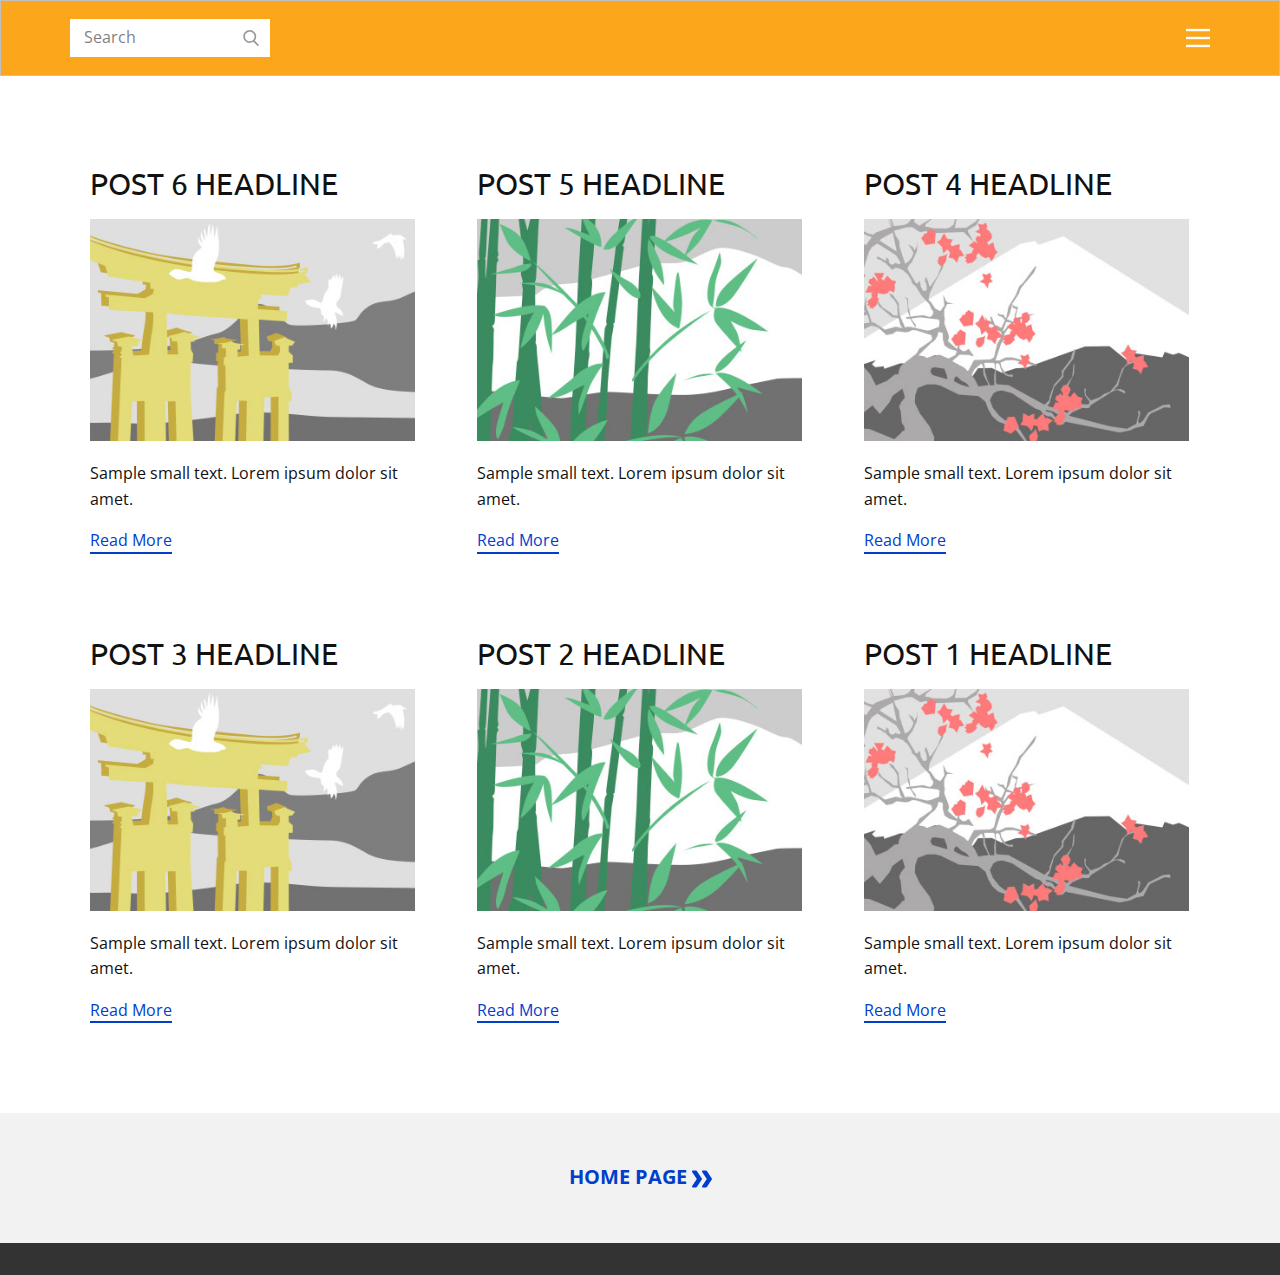
<file: blog/blog.html>
<!DOCTYPE html>
<html style="font-size: 16px;" lang="en"><head>
    <meta name="viewport" content="width=device-width, initial-scale=1.0">
    <meta charset="utf-8">
    <meta name="keywords" content="">
    <meta name="description" content="">
    <title>Blog</title>
    <link rel="stylesheet" href="../nicepage.css" media="screen">
<link rel="stylesheet" href="../Blog-Template.css" media="screen">
    <script class="u-script" type="text/javascript" src="../jquery.js" defer=""></script>
    <script class="u-script" type="text/javascript" src="../nicepage.js" defer=""></script>
    <meta name="generator" content="Nicepage 7.8.21, nicepage.com">
    
    
    
    <link id="u-theme-google-font" rel="stylesheet" href="https://fonts.googleapis.com/css?family=Ubuntu:300,300i,400,400i,500,500i,700,700i|Open+Sans:300,300i,400,400i,500,500i,600,600i,700,700i,800,800i">
    <script type="application/ld+json">{
		"@context": "http://schema.org",
		"@type": "Organization",
		"name": ""
}</script>
    <meta name="theme-color" content="#003ecb">
  <meta data-intl-tel-input-cdn-path="intlTelInput/"></head>
  <body data-path-to-root="../" data-include-products="false" class="u-body u-xl-mode" data-lang="en"><header class="u-align-center-xs u-border-1 u-border-grey-25 u-clearfix u-header u-palette-2-base u-header" id="sec-d133"><div class="u-clearfix u-sheet u-valign-middle u-sheet-1">
        <form action="#" class="u-border-1 u-border-white u-expanded-width-xs u-search u-search-right u-white u-search-1" data-search-token="no-license" data-href="../search/search.html" data-page-id="46946790">
          <button class="u-search-button" type="submit"><span class="u-search-icon u-text-grey-40 u-search-icon-1">
              <svg class="u-svg-link" preserveAspectRatio="xMidYMin slice" viewBox="0 0 56.966 56.966" style=""><use xmlns:xlink="http://www.w3.org/1999/xlink" xlink:href="#svg-b04b"></use></svg>
              <svg xmlns="http://www.w3.org/2000/svg" xmlns:xlink="http://www.w3.org/1999/xlink" version="1.1" id="svg-b04b" x="0px" y="0px" viewBox="0 0 56.966 56.966" style="enable-background:new 0 0 56.966 56.966;" xml:space="preserve" class="u-svg-content"><path d="M55.146,51.887L41.588,37.786c3.486-4.144,5.396-9.358,5.396-14.786c0-12.682-10.318-23-23-23s-23,10.318-23,23  s10.318,23,23,23c4.761,0,9.298-1.436,13.177-4.162l13.661,14.208c0.571,0.593,1.339,0.92,2.162,0.92  c0.779,0,1.518-0.297,2.079-0.837C56.255,54.982,56.293,53.08,55.146,51.887z M23.984,6c9.374,0,17,7.626,17,17s-7.626,17-17,17  s-17-7.626-17-17S14.61,6,23.984,6z"></path><g></g><g></g><g></g><g></g><g></g><g></g><g></g><g></g><g></g><g></g><g></g><g></g><g></g><g></g><g></g></svg></span>
          </button>
          <input class="u-search-input" type="search" name="search" value="" placeholder="Search">
        </form>
        <nav class="u-align-left u-font-size-14 u-menu u-menu-hamburger u-nav-spacing-25 u-offcanvas u-menu-1" data-responsive-from="XL" role="navigation">
          <div class="menu-collapse" style="font-size: 1rem; letter-spacing: 0px; font-weight: 700; text-transform: uppercase;">
            <a class="u-button-style u-custom-active-border-color u-custom-border u-custom-border-color u-custom-borders u-custom-hover-border-color u-custom-left-right-menu-spacing u-custom-padding-bottom u-custom-text-active-color u-custom-text-color u-custom-text-hover-color u-custom-top-bottom-menu-spacing u-hamburger-link u-nav-link u-hamburger-link-1" href="#" tabindex="-1" aria-label="Open menu" aria-controls="26d5">
              <svg class="u-svg-link" preserveAspectRatio="xMidYMin slice" viewBox="0 0 302 302" style=""><use xmlns:xlink="http://www.w3.org/1999/xlink" xlink:href="#svg-7b92"></use></svg>
              <svg xmlns="http://www.w3.org/2000/svg" xmlns:xlink="http://www.w3.org/1999/xlink" version="1.1" id="svg-7b92" x="0px" y="0px" viewBox="0 0 302 302" style="enable-background:new 0 0 302 302;" xml:space="preserve" class="u-svg-content"><g><rect y="36" width="302" height="30"></rect><rect y="236" width="302" height="30"></rect><rect y="136" width="302" height="30"></rect>
</g><g></g><g></g><g></g><g></g><g></g><g></g><g></g><g></g><g></g><g></g><g></g><g></g><g></g><g></g><g></g></svg>
            </a>
          </div>
          <div class="u-custom-menu u-nav-container">
            <ul role="menubar" class="u-nav u-spacing-30 u-unstyled u-nav-1"><li role="none" class="u-nav-item"><a tabindex="-1" role="menuitem" class="u-border-2 u-border-active-grey-90 u-border-hover-grey-50 u-border-no-left u-border-no-right u-border-no-top u-button-style u-nav-link u-text-active-grey-90 u-text-grey-90 u-text-hover-grey-90" href="#" style="padding: 10px 0px;" aria-haspopup="true">About Me</a>
</li><li role="none" class="u-nav-item"><a tabindex="-1" role="menuitem" class="u-border-2 u-border-active-grey-90 u-border-hover-grey-50 u-border-no-left u-border-no-right u-border-no-top u-button-style u-nav-link u-text-active-grey-90 u-text-grey-90 u-text-hover-grey-90" href="#" style="padding: 10px 0px;">My Works</a>
</li><li role="none" class="u-nav-item"><a tabindex="-1" role="menuitem" class="u-border-2 u-border-active-grey-90 u-border-hover-grey-50 u-border-no-left u-border-no-right u-border-no-top u-button-style u-nav-link u-text-active-grey-90 u-text-grey-90 u-text-hover-grey-90" href="#" style="padding: 10px 0px;">Home Page</a>
</li></ul>
          </div>
          <div class="u-custom-menu u-nav-container-collapse" id="26d5" role="region" aria-label="Menu panel">
            <div class="u-align-center u-black u-container-align-center u-container-style u-inner-container-layout u-opacity u-opacity-95 u-sidenav u-sidenav-1">
              <div class="u-inner-container-layout u-sidenav-overflow">
                <div class="u-menu-close" tabindex="-1" aria-label="Close menu"></div>
                <ul class="u-align-center u-nav u-popupmenu-items u-unstyled u-nav-2"><li class="u-nav-item"><a class="u-button-style u-nav-link" href="#">About Me</a>
</li><li class="u-nav-item"><a class="u-button-style u-nav-link" href="#">My Works</a>
</li><li class="u-nav-item"><a class="u-button-style u-nav-link" href="#">Home Page</a>
</li></ul>
              </div>
            </div>
            <div class="u-black u-menu-overlay u-opacity u-opacity-70"></div>
          </div>
          <style class="menu-style">@media (max-width: 939px) {
                    [data-responsive-from="MD"] .u-nav-container {
                        display: none;
                    }
                    [data-responsive-from="MD"] .menu-collapse {
                        display: block;
                    }
                }</style>
        </nav>
      </div></header>
    <section class="u-clearfix u-section-1" id="block-1">
      <div class="u-clearfix u-sheet u-valign-middle u-sheet-1"><!--blog--><!--blog_options_json--><!--{"type":"Recent","source":"","tags":"","count":""}--><!--/blog_options_json-->
        <div class="u-blog u-expanded-width u-repeater u-repeater-1" data-blog-id="blog-1"><!--blog_post-->
          <div class="u-blog-post u-container-style u-repeater-item u-white u-repeater-item-1">
            <div class="u-container-layout u-similar-container u-valign-top u-container-layout-1"><!--blog_post_header-->
              <h4 class="u-blog-control u-text u-text-1">
                <a class="u-post-header-link" href="../blog/post-5.html">Post 6 Headline</a>
              </h4><!--/blog_post_header--><!--blog_post_image-->
              <img alt="" class="u-blog-control u-expanded-width u-image u-image-default u-image-1" src="../images/8ad73f3c.jpeg" data-href="../blog/post-5.html"><!--/blog_post_image--><!--blog_post_content-->
              <div class="u-blog-control u-post-content u-text u-text-2 fr-view">Sample small text. Lorem ipsum dolor sit amet.</div><!--/blog_post_content--><!--blog_post_readmore-->
              <a href="../blog/post-5.html" class="u-blog-control u-border-2 u-border-palette-1-base u-btn u-btn-rectangle u-button-style u-none u-btn-1"><!--blog_post_readmore_content--><!--options_json--><!--{"content":"","defaultValue":"Read More"}--><!--/options_json-->Read More<!--/blog_post_readmore_content--></a><!--/blog_post_readmore-->
            </div>
          </div><div class="u-blog-post u-container-style u-repeater-item u-video-cover u-white">
            <div class="u-container-layout u-similar-container u-valign-top u-container-layout-2"><!--blog_post_header-->
              <h4 class="u-blog-control u-text u-text-3">
                <a class="u-post-header-link" href="../blog/post-4.html">Post 5 Headline</a>
              </h4><!--/blog_post_header--><!--blog_post_image-->
              <img alt="" class="u-blog-control u-expanded-width u-image u-image-default u-image-2" src="../images/68f64b9d.jpeg" data-href="../blog/post-4.html"><!--/blog_post_image--><!--blog_post_content-->
              <div class="u-blog-control u-post-content u-text u-text-4 fr-view">Sample small text. Lorem ipsum dolor sit amet.</div><!--/blog_post_content--><!--blog_post_readmore-->
              <a href="../blog/post-4.html" class="u-blog-control u-border-2 u-border-palette-1-base u-btn u-btn-rectangle u-button-style u-none u-btn-2"><!--blog_post_readmore_content--><!--options_json--><!--{"content":"","defaultValue":"Read More"}--><!--/options_json-->Read More<!--/blog_post_readmore_content--></a><!--/blog_post_readmore-->
            </div>
          </div><div class="u-blog-post u-container-style u-repeater-item u-video-cover u-white">
            <div class="u-container-layout u-similar-container u-valign-top u-container-layout-3"><!--blog_post_header-->
              <h4 class="u-blog-control u-text u-text-5">
                <a class="u-post-header-link" href="../blog/post-3.html">Post 4 Headline</a>
              </h4><!--/blog_post_header--><!--blog_post_image-->
              <img alt="" class="u-blog-control u-expanded-width u-image u-image-default u-image-3" src="../images/0fd3416c.jpeg" data-href="../blog/post-3.html"><!--/blog_post_image--><!--blog_post_content-->
              <div class="u-blog-control u-post-content u-text u-text-6 fr-view">Sample small text. Lorem ipsum dolor sit amet.</div><!--/blog_post_content--><!--blog_post_readmore-->
              <a href="../blog/post-3.html" class="u-blog-control u-border-2 u-border-palette-1-base u-btn u-btn-rectangle u-button-style u-none u-btn-3"><!--blog_post_readmore_content--><!--options_json--><!--{"content":"","defaultValue":"Read More"}--><!--/options_json-->Read More<!--/blog_post_readmore_content--></a><!--/blog_post_readmore-->
            </div>
          </div><div class="u-blog-post u-container-style u-repeater-item u-white u-repeater-item-1">
            <div class="u-container-layout u-similar-container u-valign-top u-container-layout-1"><!--blog_post_header-->
              <h4 class="u-blog-control u-text u-text-1">
                <a class="u-post-header-link" href="../blog/post-2.html">Post 3 Headline</a>
              </h4><!--/blog_post_header--><!--blog_post_image-->
              <img alt="" class="u-blog-control u-expanded-width u-image u-image-default u-image-1" src="../images/8ad73f3c.jpeg" data-href="../blog/post-2.html"><!--/blog_post_image--><!--blog_post_content-->
              <div class="u-blog-control u-post-content u-text u-text-2 fr-view">Sample small text. Lorem ipsum dolor sit amet.</div><!--/blog_post_content--><!--blog_post_readmore-->
              <a href="../blog/post-2.html" class="u-blog-control u-border-2 u-border-palette-1-base u-btn u-btn-rectangle u-button-style u-none u-btn-1"><!--blog_post_readmore_content--><!--options_json--><!--{"content":"","defaultValue":"Read More"}--><!--/options_json-->Read More<!--/blog_post_readmore_content--></a><!--/blog_post_readmore-->
            </div>
          </div><div class="u-blog-post u-container-style u-repeater-item u-video-cover u-white">
            <div class="u-container-layout u-similar-container u-valign-top u-container-layout-2"><!--blog_post_header-->
              <h4 class="u-blog-control u-text u-text-3">
                <a class="u-post-header-link" href="../blog/post-1.html">Post 2 Headline</a>
              </h4><!--/blog_post_header--><!--blog_post_image-->
              <img alt="" class="u-blog-control u-expanded-width u-image u-image-default u-image-2" src="../images/68f64b9d.jpeg" data-href="../blog/post-1.html"><!--/blog_post_image--><!--blog_post_content-->
              <div class="u-blog-control u-post-content u-text u-text-4 fr-view">Sample small text. Lorem ipsum dolor sit amet.</div><!--/blog_post_content--><!--blog_post_readmore-->
              <a href="../blog/post-1.html" class="u-blog-control u-border-2 u-border-palette-1-base u-btn u-btn-rectangle u-button-style u-none u-btn-2"><!--blog_post_readmore_content--><!--options_json--><!--{"content":"","defaultValue":"Read More"}--><!--/options_json-->Read More<!--/blog_post_readmore_content--></a><!--/blog_post_readmore-->
            </div>
          </div><div class="u-blog-post u-container-style u-repeater-item u-video-cover u-white">
            <div class="u-container-layout u-similar-container u-valign-top u-container-layout-3"><!--blog_post_header-->
              <h4 class="u-blog-control u-text u-text-5">
                <a class="u-post-header-link" href="../blog/post.html">Post 1 Headline</a>
              </h4><!--/blog_post_header--><!--blog_post_image-->
              <img alt="" class="u-blog-control u-expanded-width u-image u-image-default u-image-3" src="../images/0fd3416c.jpeg" data-href="../blog/post.html"><!--/blog_post_image--><!--blog_post_content-->
              <div class="u-blog-control u-post-content u-text u-text-6 fr-view">Sample small text. Lorem ipsum dolor sit amet.</div><!--/blog_post_content--><!--blog_post_readmore-->
              <a href="../blog/post.html" class="u-blog-control u-border-2 u-border-palette-1-base u-btn u-btn-rectangle u-button-style u-none u-btn-3"><!--blog_post_readmore_content--><!--options_json--><!--{"content":"","defaultValue":"Read More"}--><!--/options_json-->Read More<!--/blog_post_readmore_content--></a><!--/blog_post_readmore-->
            </div>
          </div><!--/blog_post--><!--blog_post-->
          <!--/blog_post--><!--blog_post-->
          <!--/blog_post-->
        </div><!--/blog-->
      </div>
    </section>
    
    
    
    <footer class="u-align-center u-clearfix u-container-align-center u-footer u-grey-5 u-footer" id="sec-31ca"><div class="u-clearfix u-sheet u-valign-middle u-sheet-1">
        <a href="../" data-page-id="189923990" class="u-align-center u-btn u-button-style u-none u-text-hover-palette-2-base u-text-palette-1-base u-btn-1" title="Front">Home Page&nbsp;<span class="u-icon u-text-palette-1-base"><svg class="u-svg-content" viewBox="0 -32 426.66667 426" style="width: 1em; height: 1em;"><path d="m213.332031 181.667969c0 4.265625-1.277343 8.53125-3.625 11.730469l-106.667969 160c-3.839843 5.761718-10.238281 9.601562-17.707031 9.601562h-64c-11.730469 0-21.332031-9.601562-21.332031-21.332031 0-4.269531 1.28125-8.535157 3.625-11.734375l98.773438-148.265625-98.773438-148.269531c-2.34375-3.199219-3.625-7.464844-3.625-11.730469 0-11.734375 9.601562-21.335938 21.332031-21.335938h64c7.46875 0 13.867188 3.839844 17.707031 9.601563l106.667969 160c2.347657 3.199218 3.625 7.464844 3.625 11.734375zm0 0"></path><path d="m426.667969 181.667969c0 4.265625-1.28125 8.53125-3.628907 11.730469l-106.664062 160c-3.839844 5.761718-10.242188 9.601562-17.707031 9.601562h-64c-11.734375 0-21.335938-9.601562-21.335938-21.332031 0-4.269531 1.28125-8.535157 3.628907-11.734375l98.773437-148.265625-98.773437-148.269531c-2.347657-3.199219-3.628907-7.464844-3.628907-11.730469 0-11.734375 9.601563-21.335938 21.335938-21.335938h64c7.464843 0 13.867187 3.839844 17.707031 9.601563l106.664062 160c2.347657 3.199218 3.628907 7.464844 3.628907 11.734375zm0 0"></path></svg></span>
        </a>
      </div></footer>
    <section class="u-backlink u-clearfix u-grey-80"></section>
  
</body></html>
</file>
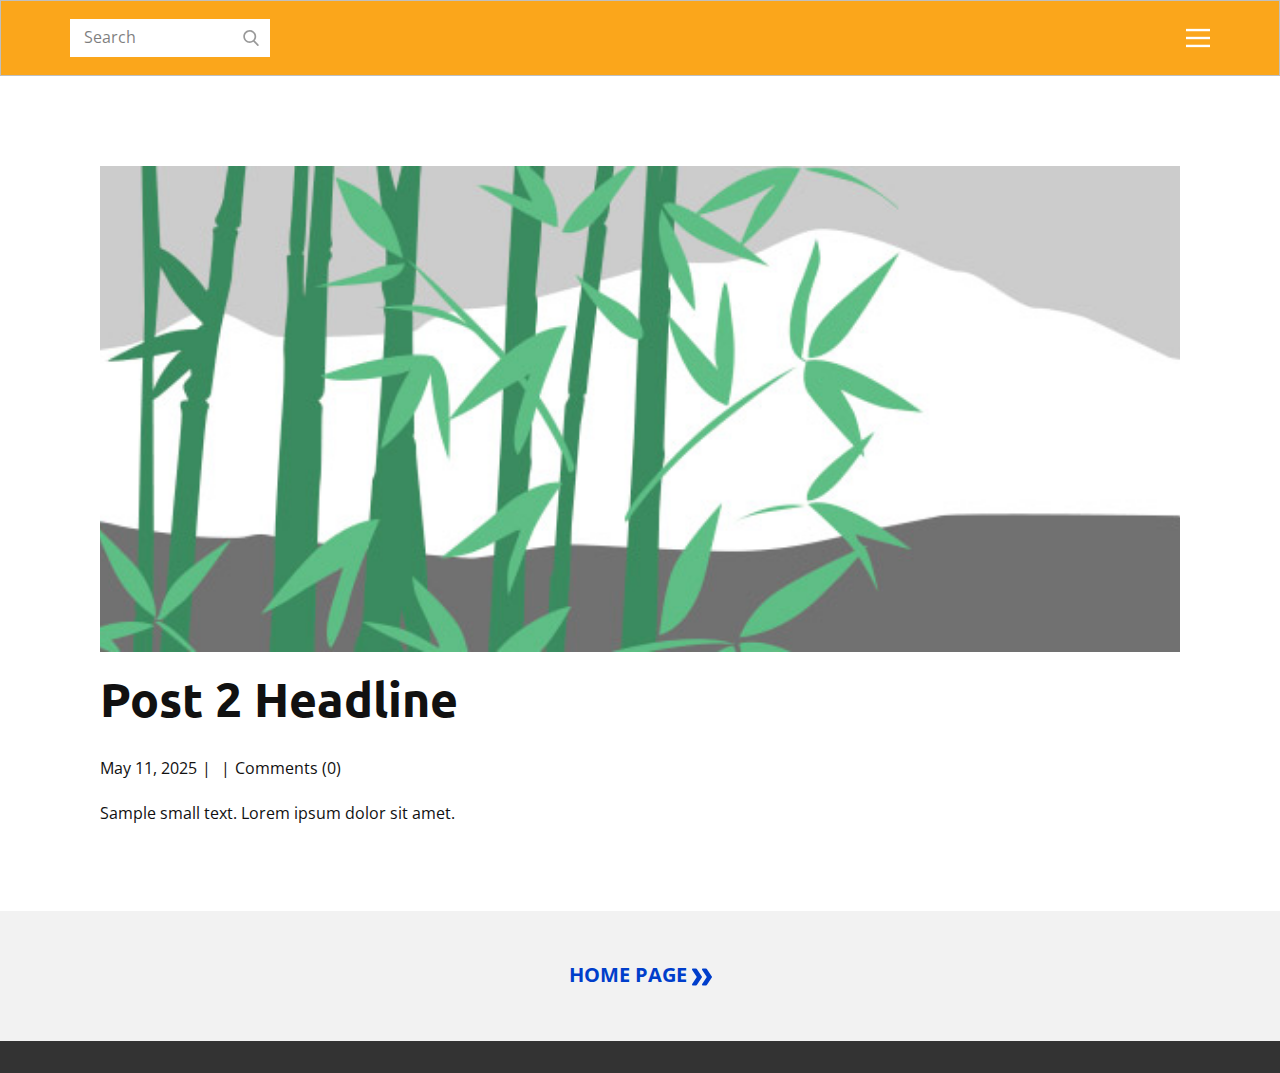
<file: blog/post-1.html>
<!DOCTYPE html>
<html style="font-size: 16px;" lang="en"><head>
    <meta name="viewport" content="width=device-width, initial-scale=1.0">
    <meta charset="utf-8">
    <meta name="keywords" content="Post 1 Headline">
    <meta name="description" content="">
    <title>Post 2 Headline</title>
    <link rel="stylesheet" href="../nicepage.css" media="screen">
<link rel="stylesheet" href="../Post-Template.css" media="screen">
    <script class="u-script" type="text/javascript" src="../jquery.js" defer=""></script>
    <script class="u-script" type="text/javascript" src="../nicepage.js" defer=""></script>
    <meta name="generator" content="Nicepage 7.8.21, nicepage.com">
    
    
    
    <link id="u-theme-google-font" rel="stylesheet" href="https://fonts.googleapis.com/css?family=Ubuntu:300,300i,400,400i,500,500i,700,700i|Open+Sans:300,300i,400,400i,500,500i,600,600i,700,700i,800,800i">
    <script type="application/ld+json">{
		"@context": "http://schema.org",
		"@type": "Organization",
		"name": ""
}</script>
    <meta name="theme-color" content="#003ecb">
  <meta data-intl-tel-input-cdn-path="intlTelInput/"></head>
  <body data-path-to-root="./" data-include-products="false" class="u-body u-xl-mode" data-lang="en"><header class="u-align-center-xs u-border-1 u-border-grey-25 u-clearfix u-header u-palette-2-base u-header" id="sec-d133"><div class="u-clearfix u-sheet u-valign-middle u-sheet-1">
        <form action="#" class="u-border-1 u-border-white u-expanded-width-xs u-search u-search-right u-white u-search-1" data-search-token="no-license" data-href="../search/search.html" data-page-id="46946790">
          <button class="u-search-button" type="submit"><span class="u-search-icon u-text-grey-40 u-search-icon-1">
              <svg class="u-svg-link" preserveAspectRatio="xMidYMin slice" viewBox="0 0 56.966 56.966" style=""><use xmlns:xlink="http://www.w3.org/1999/xlink" xlink:href="#svg-b04b"></use></svg>
              <svg xmlns="http://www.w3.org/2000/svg" xmlns:xlink="http://www.w3.org/1999/xlink" version="1.1" id="svg-b04b" x="0px" y="0px" viewBox="0 0 56.966 56.966" style="enable-background:new 0 0 56.966 56.966;" xml:space="preserve" class="u-svg-content"><path d="M55.146,51.887L41.588,37.786c3.486-4.144,5.396-9.358,5.396-14.786c0-12.682-10.318-23-23-23s-23,10.318-23,23  s10.318,23,23,23c4.761,0,9.298-1.436,13.177-4.162l13.661,14.208c0.571,0.593,1.339,0.92,2.162,0.92  c0.779,0,1.518-0.297,2.079-0.837C56.255,54.982,56.293,53.08,55.146,51.887z M23.984,6c9.374,0,17,7.626,17,17s-7.626,17-17,17  s-17-7.626-17-17S14.61,6,23.984,6z"></path><g></g><g></g><g></g><g></g><g></g><g></g><g></g><g></g><g></g><g></g><g></g><g></g><g></g><g></g><g></g></svg></span>
          </button>
          <input class="u-search-input" type="search" name="search" value="" placeholder="Search">
        </form>
        <nav class="u-align-left u-font-size-14 u-menu u-menu-hamburger u-nav-spacing-25 u-offcanvas u-menu-1" data-responsive-from="XL" role="navigation">
          <div class="menu-collapse" style="font-size: 1rem; letter-spacing: 0px; font-weight: 700; text-transform: uppercase;">
            <a class="u-button-style u-custom-active-border-color u-custom-border u-custom-border-color u-custom-borders u-custom-hover-border-color u-custom-left-right-menu-spacing u-custom-padding-bottom u-custom-text-active-color u-custom-text-color u-custom-text-hover-color u-custom-top-bottom-menu-spacing u-hamburger-link u-nav-link u-hamburger-link-1" href="#" tabindex="-1" aria-label="Open menu" aria-controls="26d5">
              <svg class="u-svg-link" preserveAspectRatio="xMidYMin slice" viewBox="0 0 302 302" style=""><use xmlns:xlink="http://www.w3.org/1999/xlink" xlink:href="#svg-7b92"></use></svg>
              <svg xmlns="http://www.w3.org/2000/svg" xmlns:xlink="http://www.w3.org/1999/xlink" version="1.1" id="svg-7b92" x="0px" y="0px" viewBox="0 0 302 302" style="enable-background:new 0 0 302 302;" xml:space="preserve" class="u-svg-content"><g><rect y="36" width="302" height="30"></rect><rect y="236" width="302" height="30"></rect><rect y="136" width="302" height="30"></rect>
</g><g></g><g></g><g></g><g></g><g></g><g></g><g></g><g></g><g></g><g></g><g></g><g></g><g></g><g></g><g></g></svg>
            </a>
          </div>
          <div class="u-custom-menu u-nav-container">
            <ul role="menubar" class="u-nav u-spacing-30 u-unstyled u-nav-1"><li role="none" class="u-nav-item"><a tabindex="-1" role="menuitem" class="u-border-2 u-border-active-grey-90 u-border-hover-grey-50 u-border-no-left u-border-no-right u-border-no-top u-button-style u-nav-link u-text-active-grey-90 u-text-grey-90 u-text-hover-grey-90" href="#" style="padding: 10px 0px;" aria-haspopup="true">About Me</a>
</li><li role="none" class="u-nav-item"><a tabindex="-1" role="menuitem" class="u-border-2 u-border-active-grey-90 u-border-hover-grey-50 u-border-no-left u-border-no-right u-border-no-top u-button-style u-nav-link u-text-active-grey-90 u-text-grey-90 u-text-hover-grey-90" href="#" style="padding: 10px 0px;">My Works</a>
</li><li role="none" class="u-nav-item"><a tabindex="-1" role="menuitem" class="u-border-2 u-border-active-grey-90 u-border-hover-grey-50 u-border-no-left u-border-no-right u-border-no-top u-button-style u-nav-link u-text-active-grey-90 u-text-grey-90 u-text-hover-grey-90" href="#" style="padding: 10px 0px;">Home Page</a>
</li></ul>
          </div>
          <div class="u-custom-menu u-nav-container-collapse" id="26d5" role="region" aria-label="Menu panel">
            <div class="u-align-center u-black u-container-align-center u-container-style u-inner-container-layout u-opacity u-opacity-95 u-sidenav u-sidenav-1">
              <div class="u-inner-container-layout u-sidenav-overflow">
                <div class="u-menu-close" tabindex="-1" aria-label="Close menu"></div>
                <ul class="u-align-center u-nav u-popupmenu-items u-unstyled u-nav-2"><li class="u-nav-item"><a class="u-button-style u-nav-link" href="#">About Me</a>
</li><li class="u-nav-item"><a class="u-button-style u-nav-link" href="#">My Works</a>
</li><li class="u-nav-item"><a class="u-button-style u-nav-link" href="#">Home Page</a>
</li></ul>
              </div>
            </div>
            <div class="u-black u-menu-overlay u-opacity u-opacity-70"></div>
          </div>
          <style class="menu-style">@media (max-width: 939px) {
                    [data-responsive-from="MD"] .u-nav-container {
                        display: none;
                    }
                    [data-responsive-from="MD"] .menu-collapse {
                        display: block;
                    }
                }</style>
        </nav>
      </div></header>
    <section class="u-align-center u-clearfix u-section-1" id="block-1">
      <div class="u-clearfix u-sheet u-valign-middle-md u-valign-middle-sm u-valign-middle-xs u-sheet-1"><!--post_details--><!--post_details_options_json--><!--{"source":""}--><!--/post_details_options_json--><!--blog_post-->
        <div class="u-container-style u-expanded-width u-post-details u-post-details-1">
          <div class="u-container-layout u-valign-middle u-container-layout-1"><!--blog_post_image-->
            <img alt="" class="u-blog-control u-expanded-width u-image u-image-default u-image-1" src="../images/68f64b9d.jpeg"><!--/blog_post_image--><!--blog_post_header-->
            <h2 class="u-blog-control u-text u-text-1">Post 2 Headline</h2><!--/blog_post_header--><!--blog_post_metadata-->
            <div class="u-blog-control u-metadata u-metadata-1"><!--blog_post_metadata_date--><span class="u-meta-date u-meta-icon">May 11, 2025</span><!--/blog_post_metadata_date--><!--blog_post_metadata_category--><span class="u-meta-category u-meta-icon"></span><!--/blog_post_metadata_category--><!--blog_post_metadata_comments--><span class="u-meta-comments u-meta-icon"><!--blog_post_metadata_comments_content-->Comments (0)<!--/blog_post_metadata_comments_content--></span><!--/blog_post_metadata_comments-->
            </div><!--/blog_post_metadata--><!--blog_post_content-->
            <div class="u-align-justify u-blog-control u-post-content u-text u-text-2 fr-view">
  <p>Sample small text. Lorem ipsum dolor sit amet.</p>
  </div><!--/blog_post_content-->
          </div>
        </div><!--/blog_post--><!--/post_details-->
      </div>
    </section>
    
    
    
    <footer class="u-align-center u-clearfix u-container-align-center u-footer u-grey-5 u-footer" id="sec-31ca"><div class="u-clearfix u-sheet u-valign-middle u-sheet-1">
        <a href="../" data-page-id="189923990" class="u-align-center u-btn u-button-style u-none u-text-hover-palette-2-base u-text-palette-1-base u-btn-1" title="Front">Home Page&nbsp;<span class="u-icon u-text-palette-1-base"><svg class="u-svg-content" viewBox="0 -32 426.66667 426" style="width: 1em; height: 1em;"><path d="m213.332031 181.667969c0 4.265625-1.277343 8.53125-3.625 11.730469l-106.667969 160c-3.839843 5.761718-10.238281 9.601562-17.707031 9.601562h-64c-11.730469 0-21.332031-9.601562-21.332031-21.332031 0-4.269531 1.28125-8.535157 3.625-11.734375l98.773438-148.265625-98.773438-148.269531c-2.34375-3.199219-3.625-7.464844-3.625-11.730469 0-11.734375 9.601562-21.335938 21.332031-21.335938h64c7.46875 0 13.867188 3.839844 17.707031 9.601563l106.667969 160c2.347657 3.199218 3.625 7.464844 3.625 11.734375zm0 0"></path><path d="m426.667969 181.667969c0 4.265625-1.28125 8.53125-3.628907 11.730469l-106.664062 160c-3.839844 5.761718-10.242188 9.601562-17.707031 9.601562h-64c-11.734375 0-21.335938-9.601562-21.335938-21.332031 0-4.269531 1.28125-8.535157 3.628907-11.734375l98.773437-148.265625-98.773437-148.269531c-2.347657-3.199219-3.628907-7.464844-3.628907-11.730469 0-11.734375 9.601563-21.335938 21.335938-21.335938h64c7.464843 0 13.867187 3.839844 17.707031 9.601563l106.664062 160c2.347657 3.199218 3.628907 7.464844 3.628907 11.734375zm0 0"></path></svg></span>
        </a>
      </div></footer>
    <section class="u-backlink u-clearfix u-grey-80"></section>
  
</body></html>
</file>
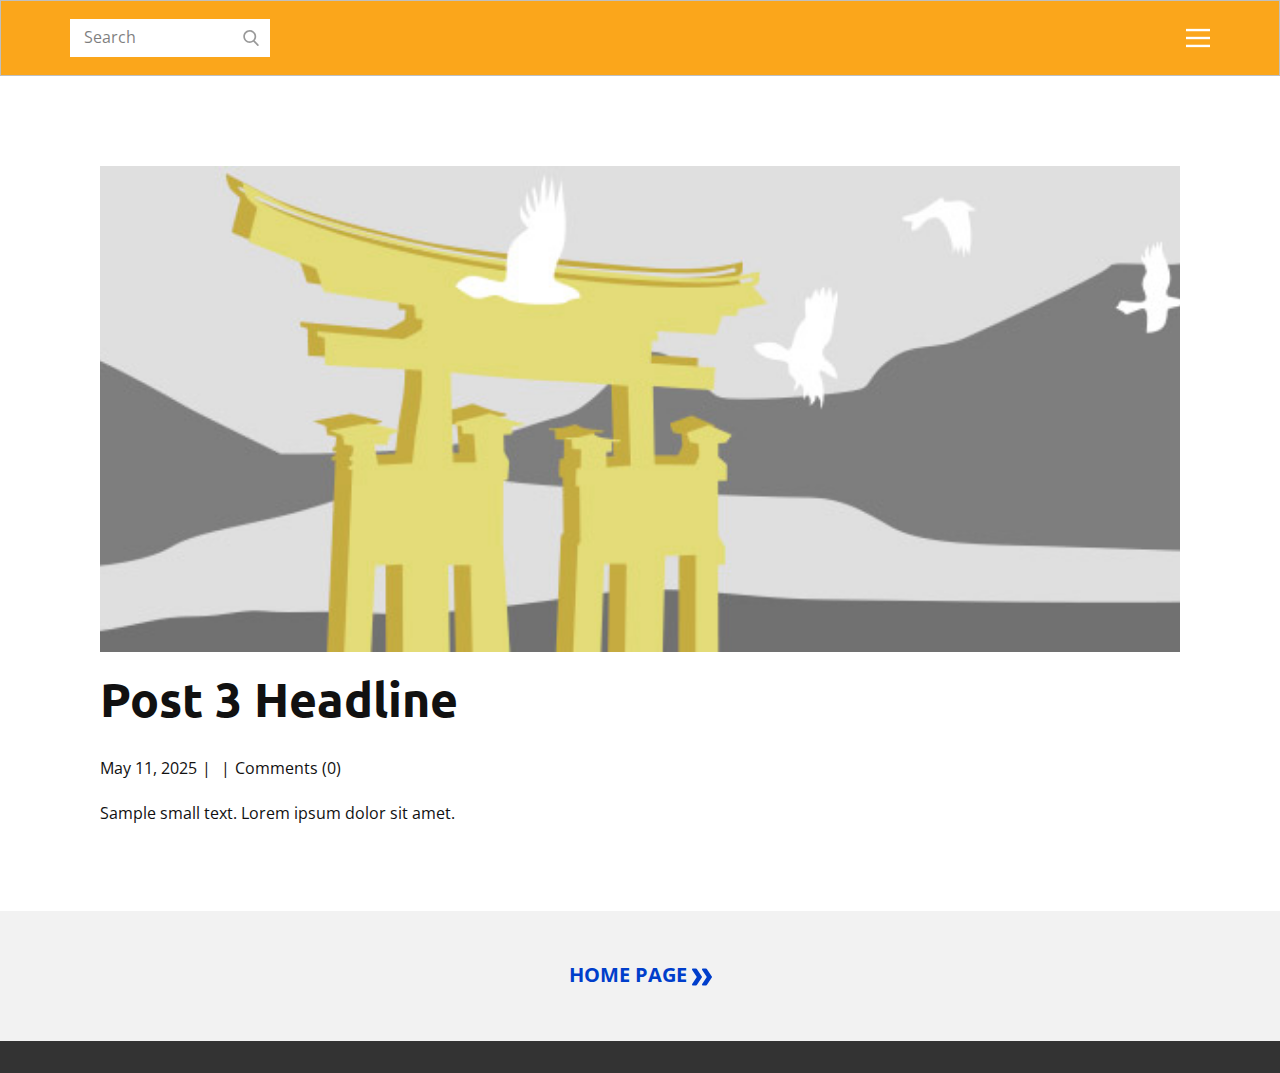
<file: blog/post-2.html>
<!DOCTYPE html>
<html style="font-size: 16px;" lang="en"><head>
    <meta name="viewport" content="width=device-width, initial-scale=1.0">
    <meta charset="utf-8">
    <meta name="keywords" content="Post 1 Headline">
    <meta name="description" content="">
    <title>Post 3 Headline</title>
    <link rel="stylesheet" href="../nicepage.css" media="screen">
<link rel="stylesheet" href="../Post-Template.css" media="screen">
    <script class="u-script" type="text/javascript" src="../jquery.js" defer=""></script>
    <script class="u-script" type="text/javascript" src="../nicepage.js" defer=""></script>
    <meta name="generator" content="Nicepage 7.8.21, nicepage.com">
    
    
    
    <link id="u-theme-google-font" rel="stylesheet" href="https://fonts.googleapis.com/css?family=Ubuntu:300,300i,400,400i,500,500i,700,700i|Open+Sans:300,300i,400,400i,500,500i,600,600i,700,700i,800,800i">
    <script type="application/ld+json">{
		"@context": "http://schema.org",
		"@type": "Organization",
		"name": ""
}</script>
    <meta name="theme-color" content="#003ecb">
  <meta data-intl-tel-input-cdn-path="intlTelInput/"></head>
  <body data-path-to-root="./" data-include-products="false" class="u-body u-xl-mode" data-lang="en"><header class="u-align-center-xs u-border-1 u-border-grey-25 u-clearfix u-header u-palette-2-base u-header" id="sec-d133"><div class="u-clearfix u-sheet u-valign-middle u-sheet-1">
        <form action="#" class="u-border-1 u-border-white u-expanded-width-xs u-search u-search-right u-white u-search-1" data-search-token="no-license" data-href="../search/search.html" data-page-id="46946790">
          <button class="u-search-button" type="submit"><span class="u-search-icon u-text-grey-40 u-search-icon-1">
              <svg class="u-svg-link" preserveAspectRatio="xMidYMin slice" viewBox="0 0 56.966 56.966" style=""><use xmlns:xlink="http://www.w3.org/1999/xlink" xlink:href="#svg-b04b"></use></svg>
              <svg xmlns="http://www.w3.org/2000/svg" xmlns:xlink="http://www.w3.org/1999/xlink" version="1.1" id="svg-b04b" x="0px" y="0px" viewBox="0 0 56.966 56.966" style="enable-background:new 0 0 56.966 56.966;" xml:space="preserve" class="u-svg-content"><path d="M55.146,51.887L41.588,37.786c3.486-4.144,5.396-9.358,5.396-14.786c0-12.682-10.318-23-23-23s-23,10.318-23,23  s10.318,23,23,23c4.761,0,9.298-1.436,13.177-4.162l13.661,14.208c0.571,0.593,1.339,0.92,2.162,0.92  c0.779,0,1.518-0.297,2.079-0.837C56.255,54.982,56.293,53.08,55.146,51.887z M23.984,6c9.374,0,17,7.626,17,17s-7.626,17-17,17  s-17-7.626-17-17S14.61,6,23.984,6z"></path><g></g><g></g><g></g><g></g><g></g><g></g><g></g><g></g><g></g><g></g><g></g><g></g><g></g><g></g><g></g></svg></span>
          </button>
          <input class="u-search-input" type="search" name="search" value="" placeholder="Search">
        </form>
        <nav class="u-align-left u-font-size-14 u-menu u-menu-hamburger u-nav-spacing-25 u-offcanvas u-menu-1" data-responsive-from="XL" role="navigation">
          <div class="menu-collapse" style="font-size: 1rem; letter-spacing: 0px; font-weight: 700; text-transform: uppercase;">
            <a class="u-button-style u-custom-active-border-color u-custom-border u-custom-border-color u-custom-borders u-custom-hover-border-color u-custom-left-right-menu-spacing u-custom-padding-bottom u-custom-text-active-color u-custom-text-color u-custom-text-hover-color u-custom-top-bottom-menu-spacing u-hamburger-link u-nav-link u-hamburger-link-1" href="#" tabindex="-1" aria-label="Open menu" aria-controls="26d5">
              <svg class="u-svg-link" preserveAspectRatio="xMidYMin slice" viewBox="0 0 302 302" style=""><use xmlns:xlink="http://www.w3.org/1999/xlink" xlink:href="#svg-7b92"></use></svg>
              <svg xmlns="http://www.w3.org/2000/svg" xmlns:xlink="http://www.w3.org/1999/xlink" version="1.1" id="svg-7b92" x="0px" y="0px" viewBox="0 0 302 302" style="enable-background:new 0 0 302 302;" xml:space="preserve" class="u-svg-content"><g><rect y="36" width="302" height="30"></rect><rect y="236" width="302" height="30"></rect><rect y="136" width="302" height="30"></rect>
</g><g></g><g></g><g></g><g></g><g></g><g></g><g></g><g></g><g></g><g></g><g></g><g></g><g></g><g></g><g></g></svg>
            </a>
          </div>
          <div class="u-custom-menu u-nav-container">
            <ul role="menubar" class="u-nav u-spacing-30 u-unstyled u-nav-1"><li role="none" class="u-nav-item"><a tabindex="-1" role="menuitem" class="u-border-2 u-border-active-grey-90 u-border-hover-grey-50 u-border-no-left u-border-no-right u-border-no-top u-button-style u-nav-link u-text-active-grey-90 u-text-grey-90 u-text-hover-grey-90" href="#" style="padding: 10px 0px;" aria-haspopup="true">About Me</a>
</li><li role="none" class="u-nav-item"><a tabindex="-1" role="menuitem" class="u-border-2 u-border-active-grey-90 u-border-hover-grey-50 u-border-no-left u-border-no-right u-border-no-top u-button-style u-nav-link u-text-active-grey-90 u-text-grey-90 u-text-hover-grey-90" href="#" style="padding: 10px 0px;">My Works</a>
</li><li role="none" class="u-nav-item"><a tabindex="-1" role="menuitem" class="u-border-2 u-border-active-grey-90 u-border-hover-grey-50 u-border-no-left u-border-no-right u-border-no-top u-button-style u-nav-link u-text-active-grey-90 u-text-grey-90 u-text-hover-grey-90" href="#" style="padding: 10px 0px;">Home Page</a>
</li></ul>
          </div>
          <div class="u-custom-menu u-nav-container-collapse" id="26d5" role="region" aria-label="Menu panel">
            <div class="u-align-center u-black u-container-align-center u-container-style u-inner-container-layout u-opacity u-opacity-95 u-sidenav u-sidenav-1">
              <div class="u-inner-container-layout u-sidenav-overflow">
                <div class="u-menu-close" tabindex="-1" aria-label="Close menu"></div>
                <ul class="u-align-center u-nav u-popupmenu-items u-unstyled u-nav-2"><li class="u-nav-item"><a class="u-button-style u-nav-link" href="#">About Me</a>
</li><li class="u-nav-item"><a class="u-button-style u-nav-link" href="#">My Works</a>
</li><li class="u-nav-item"><a class="u-button-style u-nav-link" href="#">Home Page</a>
</li></ul>
              </div>
            </div>
            <div class="u-black u-menu-overlay u-opacity u-opacity-70"></div>
          </div>
          <style class="menu-style">@media (max-width: 939px) {
                    [data-responsive-from="MD"] .u-nav-container {
                        display: none;
                    }
                    [data-responsive-from="MD"] .menu-collapse {
                        display: block;
                    }
                }</style>
        </nav>
      </div></header>
    <section class="u-align-center u-clearfix u-section-1" id="block-1">
      <div class="u-clearfix u-sheet u-valign-middle-md u-valign-middle-sm u-valign-middle-xs u-sheet-1"><!--post_details--><!--post_details_options_json--><!--{"source":""}--><!--/post_details_options_json--><!--blog_post-->
        <div class="u-container-style u-expanded-width u-post-details u-post-details-1">
          <div class="u-container-layout u-valign-middle u-container-layout-1"><!--blog_post_image-->
            <img alt="" class="u-blog-control u-expanded-width u-image u-image-default u-image-1" src="../images/8ad73f3c.jpeg"><!--/blog_post_image--><!--blog_post_header-->
            <h2 class="u-blog-control u-text u-text-1">Post 3 Headline</h2><!--/blog_post_header--><!--blog_post_metadata-->
            <div class="u-blog-control u-metadata u-metadata-1"><!--blog_post_metadata_date--><span class="u-meta-date u-meta-icon">May 11, 2025</span><!--/blog_post_metadata_date--><!--blog_post_metadata_category--><span class="u-meta-category u-meta-icon"></span><!--/blog_post_metadata_category--><!--blog_post_metadata_comments--><span class="u-meta-comments u-meta-icon"><!--blog_post_metadata_comments_content-->Comments (0)<!--/blog_post_metadata_comments_content--></span><!--/blog_post_metadata_comments-->
            </div><!--/blog_post_metadata--><!--blog_post_content-->
            <div class="u-align-justify u-blog-control u-post-content u-text u-text-2 fr-view">
  <p>Sample small text. Lorem ipsum dolor sit amet.</p>
  </div><!--/blog_post_content-->
          </div>
        </div><!--/blog_post--><!--/post_details-->
      </div>
    </section>
    
    
    
    <footer class="u-align-center u-clearfix u-container-align-center u-footer u-grey-5 u-footer" id="sec-31ca"><div class="u-clearfix u-sheet u-valign-middle u-sheet-1">
        <a href="../" data-page-id="189923990" class="u-align-center u-btn u-button-style u-none u-text-hover-palette-2-base u-text-palette-1-base u-btn-1" title="Front">Home Page&nbsp;<span class="u-icon u-text-palette-1-base"><svg class="u-svg-content" viewBox="0 -32 426.66667 426" style="width: 1em; height: 1em;"><path d="m213.332031 181.667969c0 4.265625-1.277343 8.53125-3.625 11.730469l-106.667969 160c-3.839843 5.761718-10.238281 9.601562-17.707031 9.601562h-64c-11.730469 0-21.332031-9.601562-21.332031-21.332031 0-4.269531 1.28125-8.535157 3.625-11.734375l98.773438-148.265625-98.773438-148.269531c-2.34375-3.199219-3.625-7.464844-3.625-11.730469 0-11.734375 9.601562-21.335938 21.332031-21.335938h64c7.46875 0 13.867188 3.839844 17.707031 9.601563l106.667969 160c2.347657 3.199218 3.625 7.464844 3.625 11.734375zm0 0"></path><path d="m426.667969 181.667969c0 4.265625-1.28125 8.53125-3.628907 11.730469l-106.664062 160c-3.839844 5.761718-10.242188 9.601562-17.707031 9.601562h-64c-11.734375 0-21.335938-9.601562-21.335938-21.332031 0-4.269531 1.28125-8.535157 3.628907-11.734375l98.773437-148.265625-98.773437-148.269531c-2.347657-3.199219-3.628907-7.464844-3.628907-11.730469 0-11.734375 9.601563-21.335938 21.335938-21.335938h64c7.464843 0 13.867187 3.839844 17.707031 9.601563l106.664062 160c2.347657 3.199218 3.628907 7.464844 3.628907 11.734375zm0 0"></path></svg></span>
        </a>
      </div></footer>
    <section class="u-backlink u-clearfix u-grey-80"></section>
  
</body></html>
</file>
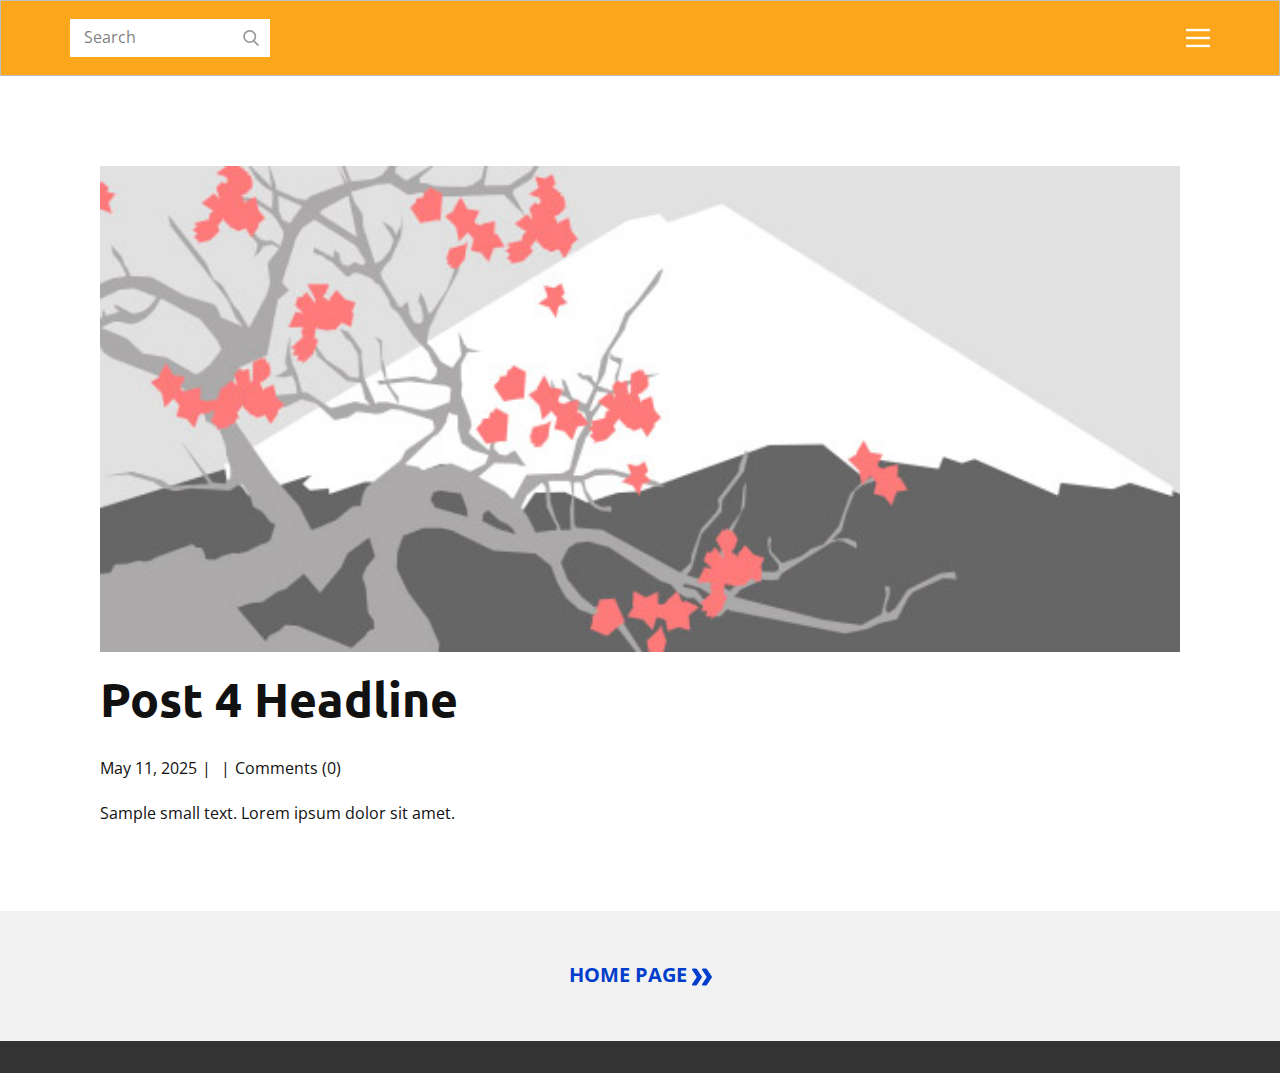
<file: blog/post-3.html>
<!DOCTYPE html>
<html style="font-size: 16px;" lang="en"><head>
    <meta name="viewport" content="width=device-width, initial-scale=1.0">
    <meta charset="utf-8">
    <meta name="keywords" content="Post 1 Headline">
    <meta name="description" content="">
    <title>Post 4 Headline</title>
    <link rel="stylesheet" href="../nicepage.css" media="screen">
<link rel="stylesheet" href="../Post-Template.css" media="screen">
    <script class="u-script" type="text/javascript" src="../jquery.js" defer=""></script>
    <script class="u-script" type="text/javascript" src="../nicepage.js" defer=""></script>
    <meta name="generator" content="Nicepage 7.8.21, nicepage.com">
    
    
    
    <link id="u-theme-google-font" rel="stylesheet" href="https://fonts.googleapis.com/css?family=Ubuntu:300,300i,400,400i,500,500i,700,700i|Open+Sans:300,300i,400,400i,500,500i,600,600i,700,700i,800,800i">
    <script type="application/ld+json">{
		"@context": "http://schema.org",
		"@type": "Organization",
		"name": ""
}</script>
    <meta name="theme-color" content="#003ecb">
  <meta data-intl-tel-input-cdn-path="intlTelInput/"></head>
  <body data-path-to-root="./" data-include-products="false" class="u-body u-xl-mode" data-lang="en"><header class="u-align-center-xs u-border-1 u-border-grey-25 u-clearfix u-header u-palette-2-base u-header" id="sec-d133"><div class="u-clearfix u-sheet u-valign-middle u-sheet-1">
        <form action="#" class="u-border-1 u-border-white u-expanded-width-xs u-search u-search-right u-white u-search-1" data-search-token="no-license" data-href="../search/search.html" data-page-id="46946790">
          <button class="u-search-button" type="submit"><span class="u-search-icon u-text-grey-40 u-search-icon-1">
              <svg class="u-svg-link" preserveAspectRatio="xMidYMin slice" viewBox="0 0 56.966 56.966" style=""><use xmlns:xlink="http://www.w3.org/1999/xlink" xlink:href="#svg-b04b"></use></svg>
              <svg xmlns="http://www.w3.org/2000/svg" xmlns:xlink="http://www.w3.org/1999/xlink" version="1.1" id="svg-b04b" x="0px" y="0px" viewBox="0 0 56.966 56.966" style="enable-background:new 0 0 56.966 56.966;" xml:space="preserve" class="u-svg-content"><path d="M55.146,51.887L41.588,37.786c3.486-4.144,5.396-9.358,5.396-14.786c0-12.682-10.318-23-23-23s-23,10.318-23,23  s10.318,23,23,23c4.761,0,9.298-1.436,13.177-4.162l13.661,14.208c0.571,0.593,1.339,0.92,2.162,0.92  c0.779,0,1.518-0.297,2.079-0.837C56.255,54.982,56.293,53.08,55.146,51.887z M23.984,6c9.374,0,17,7.626,17,17s-7.626,17-17,17  s-17-7.626-17-17S14.61,6,23.984,6z"></path><g></g><g></g><g></g><g></g><g></g><g></g><g></g><g></g><g></g><g></g><g></g><g></g><g></g><g></g><g></g></svg></span>
          </button>
          <input class="u-search-input" type="search" name="search" value="" placeholder="Search">
        </form>
        <nav class="u-align-left u-font-size-14 u-menu u-menu-hamburger u-nav-spacing-25 u-offcanvas u-menu-1" data-responsive-from="XL" role="navigation">
          <div class="menu-collapse" style="font-size: 1rem; letter-spacing: 0px; font-weight: 700; text-transform: uppercase;">
            <a class="u-button-style u-custom-active-border-color u-custom-border u-custom-border-color u-custom-borders u-custom-hover-border-color u-custom-left-right-menu-spacing u-custom-padding-bottom u-custom-text-active-color u-custom-text-color u-custom-text-hover-color u-custom-top-bottom-menu-spacing u-hamburger-link u-nav-link u-hamburger-link-1" href="#" tabindex="-1" aria-label="Open menu" aria-controls="26d5">
              <svg class="u-svg-link" preserveAspectRatio="xMidYMin slice" viewBox="0 0 302 302" style=""><use xmlns:xlink="http://www.w3.org/1999/xlink" xlink:href="#svg-7b92"></use></svg>
              <svg xmlns="http://www.w3.org/2000/svg" xmlns:xlink="http://www.w3.org/1999/xlink" version="1.1" id="svg-7b92" x="0px" y="0px" viewBox="0 0 302 302" style="enable-background:new 0 0 302 302;" xml:space="preserve" class="u-svg-content"><g><rect y="36" width="302" height="30"></rect><rect y="236" width="302" height="30"></rect><rect y="136" width="302" height="30"></rect>
</g><g></g><g></g><g></g><g></g><g></g><g></g><g></g><g></g><g></g><g></g><g></g><g></g><g></g><g></g><g></g></svg>
            </a>
          </div>
          <div class="u-custom-menu u-nav-container">
            <ul role="menubar" class="u-nav u-spacing-30 u-unstyled u-nav-1"><li role="none" class="u-nav-item"><a tabindex="-1" role="menuitem" class="u-border-2 u-border-active-grey-90 u-border-hover-grey-50 u-border-no-left u-border-no-right u-border-no-top u-button-style u-nav-link u-text-active-grey-90 u-text-grey-90 u-text-hover-grey-90" href="#" style="padding: 10px 0px;" aria-haspopup="true">About Me</a>
</li><li role="none" class="u-nav-item"><a tabindex="-1" role="menuitem" class="u-border-2 u-border-active-grey-90 u-border-hover-grey-50 u-border-no-left u-border-no-right u-border-no-top u-button-style u-nav-link u-text-active-grey-90 u-text-grey-90 u-text-hover-grey-90" href="#" style="padding: 10px 0px;">My Works</a>
</li><li role="none" class="u-nav-item"><a tabindex="-1" role="menuitem" class="u-border-2 u-border-active-grey-90 u-border-hover-grey-50 u-border-no-left u-border-no-right u-border-no-top u-button-style u-nav-link u-text-active-grey-90 u-text-grey-90 u-text-hover-grey-90" href="#" style="padding: 10px 0px;">Home Page</a>
</li></ul>
          </div>
          <div class="u-custom-menu u-nav-container-collapse" id="26d5" role="region" aria-label="Menu panel">
            <div class="u-align-center u-black u-container-align-center u-container-style u-inner-container-layout u-opacity u-opacity-95 u-sidenav u-sidenav-1">
              <div class="u-inner-container-layout u-sidenav-overflow">
                <div class="u-menu-close" tabindex="-1" aria-label="Close menu"></div>
                <ul class="u-align-center u-nav u-popupmenu-items u-unstyled u-nav-2"><li class="u-nav-item"><a class="u-button-style u-nav-link" href="#">About Me</a>
</li><li class="u-nav-item"><a class="u-button-style u-nav-link" href="#">My Works</a>
</li><li class="u-nav-item"><a class="u-button-style u-nav-link" href="#">Home Page</a>
</li></ul>
              </div>
            </div>
            <div class="u-black u-menu-overlay u-opacity u-opacity-70"></div>
          </div>
          <style class="menu-style">@media (max-width: 939px) {
                    [data-responsive-from="MD"] .u-nav-container {
                        display: none;
                    }
                    [data-responsive-from="MD"] .menu-collapse {
                        display: block;
                    }
                }</style>
        </nav>
      </div></header>
    <section class="u-align-center u-clearfix u-section-1" id="block-1">
      <div class="u-clearfix u-sheet u-valign-middle-md u-valign-middle-sm u-valign-middle-xs u-sheet-1"><!--post_details--><!--post_details_options_json--><!--{"source":""}--><!--/post_details_options_json--><!--blog_post-->
        <div class="u-container-style u-expanded-width u-post-details u-post-details-1">
          <div class="u-container-layout u-valign-middle u-container-layout-1"><!--blog_post_image-->
            <img alt="" class="u-blog-control u-expanded-width u-image u-image-default u-image-1" src="../images/0fd3416c.jpeg"><!--/blog_post_image--><!--blog_post_header-->
            <h2 class="u-blog-control u-text u-text-1">Post 4 Headline</h2><!--/blog_post_header--><!--blog_post_metadata-->
            <div class="u-blog-control u-metadata u-metadata-1"><!--blog_post_metadata_date--><span class="u-meta-date u-meta-icon">May 11, 2025</span><!--/blog_post_metadata_date--><!--blog_post_metadata_category--><span class="u-meta-category u-meta-icon"></span><!--/blog_post_metadata_category--><!--blog_post_metadata_comments--><span class="u-meta-comments u-meta-icon"><!--blog_post_metadata_comments_content-->Comments (0)<!--/blog_post_metadata_comments_content--></span><!--/blog_post_metadata_comments-->
            </div><!--/blog_post_metadata--><!--blog_post_content-->
            <div class="u-align-justify u-blog-control u-post-content u-text u-text-2 fr-view">
  <p>Sample small text. Lorem ipsum dolor sit amet.</p>
  </div><!--/blog_post_content-->
          </div>
        </div><!--/blog_post--><!--/post_details-->
      </div>
    </section>
    
    
    
    <footer class="u-align-center u-clearfix u-container-align-center u-footer u-grey-5 u-footer" id="sec-31ca"><div class="u-clearfix u-sheet u-valign-middle u-sheet-1">
        <a href="../" data-page-id="189923990" class="u-align-center u-btn u-button-style u-none u-text-hover-palette-2-base u-text-palette-1-base u-btn-1" title="Front">Home Page&nbsp;<span class="u-icon u-text-palette-1-base"><svg class="u-svg-content" viewBox="0 -32 426.66667 426" style="width: 1em; height: 1em;"><path d="m213.332031 181.667969c0 4.265625-1.277343 8.53125-3.625 11.730469l-106.667969 160c-3.839843 5.761718-10.238281 9.601562-17.707031 9.601562h-64c-11.730469 0-21.332031-9.601562-21.332031-21.332031 0-4.269531 1.28125-8.535157 3.625-11.734375l98.773438-148.265625-98.773438-148.269531c-2.34375-3.199219-3.625-7.464844-3.625-11.730469 0-11.734375 9.601562-21.335938 21.332031-21.335938h64c7.46875 0 13.867188 3.839844 17.707031 9.601563l106.667969 160c2.347657 3.199218 3.625 7.464844 3.625 11.734375zm0 0"></path><path d="m426.667969 181.667969c0 4.265625-1.28125 8.53125-3.628907 11.730469l-106.664062 160c-3.839844 5.761718-10.242188 9.601562-17.707031 9.601562h-64c-11.734375 0-21.335938-9.601562-21.335938-21.332031 0-4.269531 1.28125-8.535157 3.628907-11.734375l98.773437-148.265625-98.773437-148.269531c-2.347657-3.199219-3.628907-7.464844-3.628907-11.730469 0-11.734375 9.601563-21.335938 21.335938-21.335938h64c7.464843 0 13.867187 3.839844 17.707031 9.601563l106.664062 160c2.347657 3.199218 3.628907 7.464844 3.628907 11.734375zm0 0"></path></svg></span>
        </a>
      </div></footer>
    <section class="u-backlink u-clearfix u-grey-80"></section>
  
</body></html>
</file>
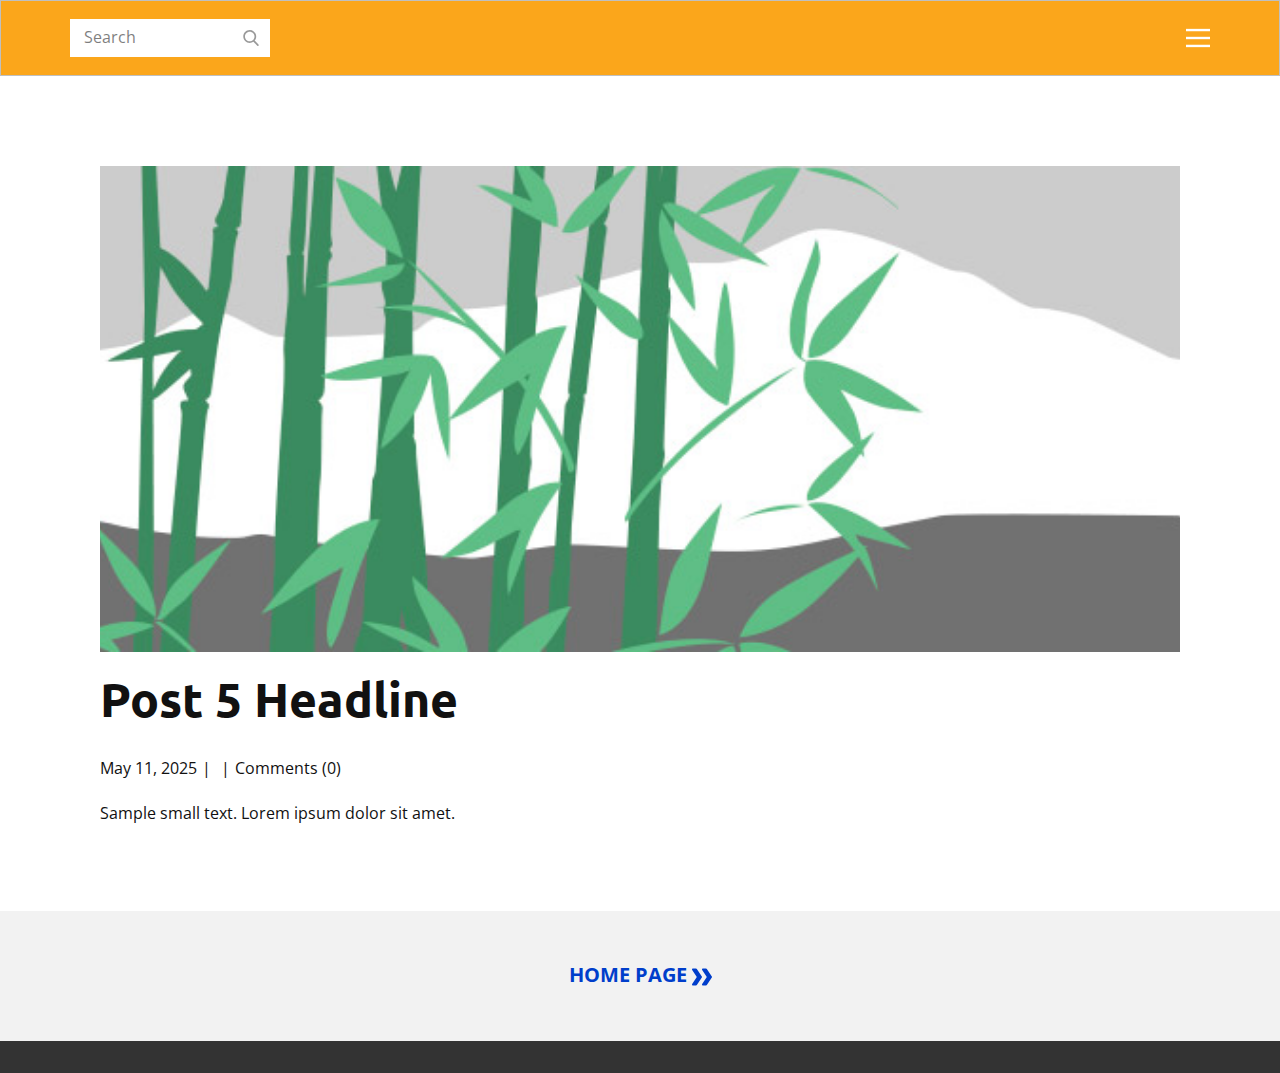
<file: blog/post-4.html>
<!DOCTYPE html>
<html style="font-size: 16px;" lang="en"><head>
    <meta name="viewport" content="width=device-width, initial-scale=1.0">
    <meta charset="utf-8">
    <meta name="keywords" content="Post 1 Headline">
    <meta name="description" content="">
    <title>Post 5 Headline</title>
    <link rel="stylesheet" href="../nicepage.css" media="screen">
<link rel="stylesheet" href="../Post-Template.css" media="screen">
    <script class="u-script" type="text/javascript" src="../jquery.js" defer=""></script>
    <script class="u-script" type="text/javascript" src="../nicepage.js" defer=""></script>
    <meta name="generator" content="Nicepage 7.8.21, nicepage.com">
    
    
    
    <link id="u-theme-google-font" rel="stylesheet" href="https://fonts.googleapis.com/css?family=Ubuntu:300,300i,400,400i,500,500i,700,700i|Open+Sans:300,300i,400,400i,500,500i,600,600i,700,700i,800,800i">
    <script type="application/ld+json">{
		"@context": "http://schema.org",
		"@type": "Organization",
		"name": ""
}</script>
    <meta name="theme-color" content="#003ecb">
  <meta data-intl-tel-input-cdn-path="intlTelInput/"></head>
  <body data-path-to-root="./" data-include-products="false" class="u-body u-xl-mode" data-lang="en"><header class="u-align-center-xs u-border-1 u-border-grey-25 u-clearfix u-header u-palette-2-base u-header" id="sec-d133"><div class="u-clearfix u-sheet u-valign-middle u-sheet-1">
        <form action="#" class="u-border-1 u-border-white u-expanded-width-xs u-search u-search-right u-white u-search-1" data-search-token="no-license" data-href="../search/search.html" data-page-id="46946790">
          <button class="u-search-button" type="submit"><span class="u-search-icon u-text-grey-40 u-search-icon-1">
              <svg class="u-svg-link" preserveAspectRatio="xMidYMin slice" viewBox="0 0 56.966 56.966" style=""><use xmlns:xlink="http://www.w3.org/1999/xlink" xlink:href="#svg-b04b"></use></svg>
              <svg xmlns="http://www.w3.org/2000/svg" xmlns:xlink="http://www.w3.org/1999/xlink" version="1.1" id="svg-b04b" x="0px" y="0px" viewBox="0 0 56.966 56.966" style="enable-background:new 0 0 56.966 56.966;" xml:space="preserve" class="u-svg-content"><path d="M55.146,51.887L41.588,37.786c3.486-4.144,5.396-9.358,5.396-14.786c0-12.682-10.318-23-23-23s-23,10.318-23,23  s10.318,23,23,23c4.761,0,9.298-1.436,13.177-4.162l13.661,14.208c0.571,0.593,1.339,0.92,2.162,0.92  c0.779,0,1.518-0.297,2.079-0.837C56.255,54.982,56.293,53.08,55.146,51.887z M23.984,6c9.374,0,17,7.626,17,17s-7.626,17-17,17  s-17-7.626-17-17S14.61,6,23.984,6z"></path><g></g><g></g><g></g><g></g><g></g><g></g><g></g><g></g><g></g><g></g><g></g><g></g><g></g><g></g><g></g></svg></span>
          </button>
          <input class="u-search-input" type="search" name="search" value="" placeholder="Search">
        </form>
        <nav class="u-align-left u-font-size-14 u-menu u-menu-hamburger u-nav-spacing-25 u-offcanvas u-menu-1" data-responsive-from="XL" role="navigation">
          <div class="menu-collapse" style="font-size: 1rem; letter-spacing: 0px; font-weight: 700; text-transform: uppercase;">
            <a class="u-button-style u-custom-active-border-color u-custom-border u-custom-border-color u-custom-borders u-custom-hover-border-color u-custom-left-right-menu-spacing u-custom-padding-bottom u-custom-text-active-color u-custom-text-color u-custom-text-hover-color u-custom-top-bottom-menu-spacing u-hamburger-link u-nav-link u-hamburger-link-1" href="#" tabindex="-1" aria-label="Open menu" aria-controls="26d5">
              <svg class="u-svg-link" preserveAspectRatio="xMidYMin slice" viewBox="0 0 302 302" style=""><use xmlns:xlink="http://www.w3.org/1999/xlink" xlink:href="#svg-7b92"></use></svg>
              <svg xmlns="http://www.w3.org/2000/svg" xmlns:xlink="http://www.w3.org/1999/xlink" version="1.1" id="svg-7b92" x="0px" y="0px" viewBox="0 0 302 302" style="enable-background:new 0 0 302 302;" xml:space="preserve" class="u-svg-content"><g><rect y="36" width="302" height="30"></rect><rect y="236" width="302" height="30"></rect><rect y="136" width="302" height="30"></rect>
</g><g></g><g></g><g></g><g></g><g></g><g></g><g></g><g></g><g></g><g></g><g></g><g></g><g></g><g></g><g></g></svg>
            </a>
          </div>
          <div class="u-custom-menu u-nav-container">
            <ul role="menubar" class="u-nav u-spacing-30 u-unstyled u-nav-1"><li role="none" class="u-nav-item"><a tabindex="-1" role="menuitem" class="u-border-2 u-border-active-grey-90 u-border-hover-grey-50 u-border-no-left u-border-no-right u-border-no-top u-button-style u-nav-link u-text-active-grey-90 u-text-grey-90 u-text-hover-grey-90" href="#" style="padding: 10px 0px;" aria-haspopup="true">About Me</a>
</li><li role="none" class="u-nav-item"><a tabindex="-1" role="menuitem" class="u-border-2 u-border-active-grey-90 u-border-hover-grey-50 u-border-no-left u-border-no-right u-border-no-top u-button-style u-nav-link u-text-active-grey-90 u-text-grey-90 u-text-hover-grey-90" href="#" style="padding: 10px 0px;">My Works</a>
</li><li role="none" class="u-nav-item"><a tabindex="-1" role="menuitem" class="u-border-2 u-border-active-grey-90 u-border-hover-grey-50 u-border-no-left u-border-no-right u-border-no-top u-button-style u-nav-link u-text-active-grey-90 u-text-grey-90 u-text-hover-grey-90" href="#" style="padding: 10px 0px;">Home Page</a>
</li></ul>
          </div>
          <div class="u-custom-menu u-nav-container-collapse" id="26d5" role="region" aria-label="Menu panel">
            <div class="u-align-center u-black u-container-align-center u-container-style u-inner-container-layout u-opacity u-opacity-95 u-sidenav u-sidenav-1">
              <div class="u-inner-container-layout u-sidenav-overflow">
                <div class="u-menu-close" tabindex="-1" aria-label="Close menu"></div>
                <ul class="u-align-center u-nav u-popupmenu-items u-unstyled u-nav-2"><li class="u-nav-item"><a class="u-button-style u-nav-link" href="#">About Me</a>
</li><li class="u-nav-item"><a class="u-button-style u-nav-link" href="#">My Works</a>
</li><li class="u-nav-item"><a class="u-button-style u-nav-link" href="#">Home Page</a>
</li></ul>
              </div>
            </div>
            <div class="u-black u-menu-overlay u-opacity u-opacity-70"></div>
          </div>
          <style class="menu-style">@media (max-width: 939px) {
                    [data-responsive-from="MD"] .u-nav-container {
                        display: none;
                    }
                    [data-responsive-from="MD"] .menu-collapse {
                        display: block;
                    }
                }</style>
        </nav>
      </div></header>
    <section class="u-align-center u-clearfix u-section-1" id="block-1">
      <div class="u-clearfix u-sheet u-valign-middle-md u-valign-middle-sm u-valign-middle-xs u-sheet-1"><!--post_details--><!--post_details_options_json--><!--{"source":""}--><!--/post_details_options_json--><!--blog_post-->
        <div class="u-container-style u-expanded-width u-post-details u-post-details-1">
          <div class="u-container-layout u-valign-middle u-container-layout-1"><!--blog_post_image-->
            <img alt="" class="u-blog-control u-expanded-width u-image u-image-default u-image-1" src="../images/68f64b9d.jpeg"><!--/blog_post_image--><!--blog_post_header-->
            <h2 class="u-blog-control u-text u-text-1">Post 5 Headline</h2><!--/blog_post_header--><!--blog_post_metadata-->
            <div class="u-blog-control u-metadata u-metadata-1"><!--blog_post_metadata_date--><span class="u-meta-date u-meta-icon">May 11, 2025</span><!--/blog_post_metadata_date--><!--blog_post_metadata_category--><span class="u-meta-category u-meta-icon"></span><!--/blog_post_metadata_category--><!--blog_post_metadata_comments--><span class="u-meta-comments u-meta-icon"><!--blog_post_metadata_comments_content-->Comments (0)<!--/blog_post_metadata_comments_content--></span><!--/blog_post_metadata_comments-->
            </div><!--/blog_post_metadata--><!--blog_post_content-->
            <div class="u-align-justify u-blog-control u-post-content u-text u-text-2 fr-view">
  <p>Sample small text. Lorem ipsum dolor sit amet.</p>
  </div><!--/blog_post_content-->
          </div>
        </div><!--/blog_post--><!--/post_details-->
      </div>
    </section>
    
    
    
    <footer class="u-align-center u-clearfix u-container-align-center u-footer u-grey-5 u-footer" id="sec-31ca"><div class="u-clearfix u-sheet u-valign-middle u-sheet-1">
        <a href="../" data-page-id="189923990" class="u-align-center u-btn u-button-style u-none u-text-hover-palette-2-base u-text-palette-1-base u-btn-1" title="Front">Home Page&nbsp;<span class="u-icon u-text-palette-1-base"><svg class="u-svg-content" viewBox="0 -32 426.66667 426" style="width: 1em; height: 1em;"><path d="m213.332031 181.667969c0 4.265625-1.277343 8.53125-3.625 11.730469l-106.667969 160c-3.839843 5.761718-10.238281 9.601562-17.707031 9.601562h-64c-11.730469 0-21.332031-9.601562-21.332031-21.332031 0-4.269531 1.28125-8.535157 3.625-11.734375l98.773438-148.265625-98.773438-148.269531c-2.34375-3.199219-3.625-7.464844-3.625-11.730469 0-11.734375 9.601562-21.335938 21.332031-21.335938h64c7.46875 0 13.867188 3.839844 17.707031 9.601563l106.667969 160c2.347657 3.199218 3.625 7.464844 3.625 11.734375zm0 0"></path><path d="m426.667969 181.667969c0 4.265625-1.28125 8.53125-3.628907 11.730469l-106.664062 160c-3.839844 5.761718-10.242188 9.601562-17.707031 9.601562h-64c-11.734375 0-21.335938-9.601562-21.335938-21.332031 0-4.269531 1.28125-8.535157 3.628907-11.734375l98.773437-148.265625-98.773437-148.269531c-2.347657-3.199219-3.628907-7.464844-3.628907-11.730469 0-11.734375 9.601563-21.335938 21.335938-21.335938h64c7.464843 0 13.867187 3.839844 17.707031 9.601563l106.664062 160c2.347657 3.199218 3.628907 7.464844 3.628907 11.734375zm0 0"></path></svg></span>
        </a>
      </div></footer>
    <section class="u-backlink u-clearfix u-grey-80"></section>
  
</body></html>
</file>
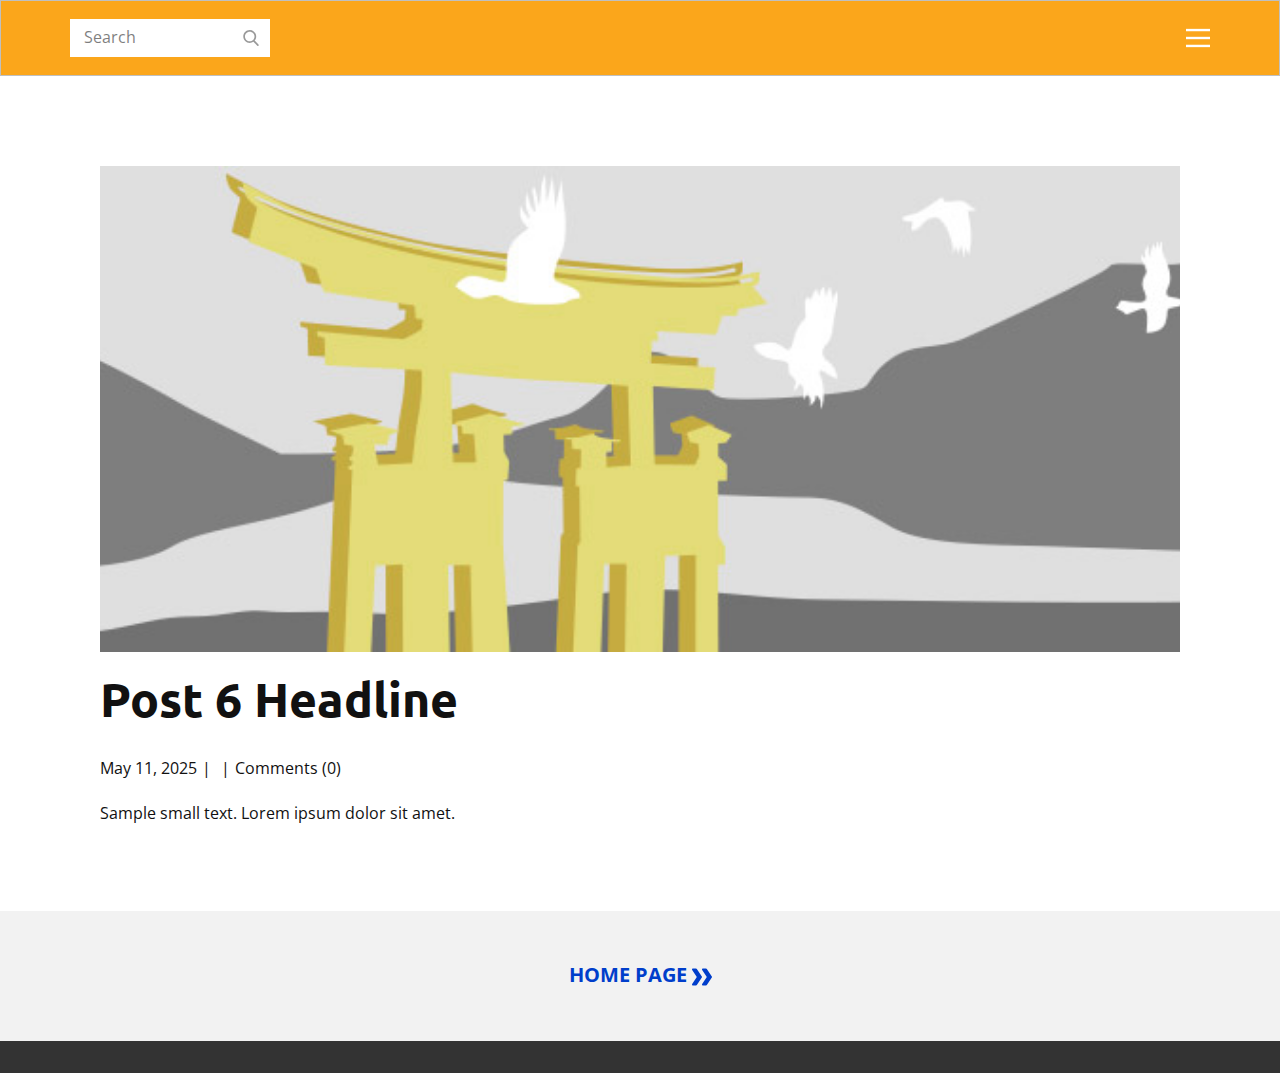
<file: blog/post-5.html>
<!DOCTYPE html>
<html style="font-size: 16px;" lang="en"><head>
    <meta name="viewport" content="width=device-width, initial-scale=1.0">
    <meta charset="utf-8">
    <meta name="keywords" content="Post 1 Headline">
    <meta name="description" content="">
    <title>Post 6 Headline</title>
    <link rel="stylesheet" href="../nicepage.css" media="screen">
<link rel="stylesheet" href="../Post-Template.css" media="screen">
    <script class="u-script" type="text/javascript" src="../jquery.js" defer=""></script>
    <script class="u-script" type="text/javascript" src="../nicepage.js" defer=""></script>
    <meta name="generator" content="Nicepage 7.8.21, nicepage.com">
    
    
    
    <link id="u-theme-google-font" rel="stylesheet" href="https://fonts.googleapis.com/css?family=Ubuntu:300,300i,400,400i,500,500i,700,700i|Open+Sans:300,300i,400,400i,500,500i,600,600i,700,700i,800,800i">
    <script type="application/ld+json">{
		"@context": "http://schema.org",
		"@type": "Organization",
		"name": ""
}</script>
    <meta name="theme-color" content="#003ecb">
  <meta data-intl-tel-input-cdn-path="intlTelInput/"></head>
  <body data-path-to-root="./" data-include-products="false" class="u-body u-xl-mode" data-lang="en"><header class="u-align-center-xs u-border-1 u-border-grey-25 u-clearfix u-header u-palette-2-base u-header" id="sec-d133"><div class="u-clearfix u-sheet u-valign-middle u-sheet-1">
        <form action="#" class="u-border-1 u-border-white u-expanded-width-xs u-search u-search-right u-white u-search-1" data-search-token="no-license" data-href="../search/search.html" data-page-id="46946790">
          <button class="u-search-button" type="submit"><span class="u-search-icon u-text-grey-40 u-search-icon-1">
              <svg class="u-svg-link" preserveAspectRatio="xMidYMin slice" viewBox="0 0 56.966 56.966" style=""><use xmlns:xlink="http://www.w3.org/1999/xlink" xlink:href="#svg-b04b"></use></svg>
              <svg xmlns="http://www.w3.org/2000/svg" xmlns:xlink="http://www.w3.org/1999/xlink" version="1.1" id="svg-b04b" x="0px" y="0px" viewBox="0 0 56.966 56.966" style="enable-background:new 0 0 56.966 56.966;" xml:space="preserve" class="u-svg-content"><path d="M55.146,51.887L41.588,37.786c3.486-4.144,5.396-9.358,5.396-14.786c0-12.682-10.318-23-23-23s-23,10.318-23,23  s10.318,23,23,23c4.761,0,9.298-1.436,13.177-4.162l13.661,14.208c0.571,0.593,1.339,0.92,2.162,0.92  c0.779,0,1.518-0.297,2.079-0.837C56.255,54.982,56.293,53.08,55.146,51.887z M23.984,6c9.374,0,17,7.626,17,17s-7.626,17-17,17  s-17-7.626-17-17S14.61,6,23.984,6z"></path><g></g><g></g><g></g><g></g><g></g><g></g><g></g><g></g><g></g><g></g><g></g><g></g><g></g><g></g><g></g></svg></span>
          </button>
          <input class="u-search-input" type="search" name="search" value="" placeholder="Search">
        </form>
        <nav class="u-align-left u-font-size-14 u-menu u-menu-hamburger u-nav-spacing-25 u-offcanvas u-menu-1" data-responsive-from="XL" role="navigation">
          <div class="menu-collapse" style="font-size: 1rem; letter-spacing: 0px; font-weight: 700; text-transform: uppercase;">
            <a class="u-button-style u-custom-active-border-color u-custom-border u-custom-border-color u-custom-borders u-custom-hover-border-color u-custom-left-right-menu-spacing u-custom-padding-bottom u-custom-text-active-color u-custom-text-color u-custom-text-hover-color u-custom-top-bottom-menu-spacing u-hamburger-link u-nav-link u-hamburger-link-1" href="#" tabindex="-1" aria-label="Open menu" aria-controls="26d5">
              <svg class="u-svg-link" preserveAspectRatio="xMidYMin slice" viewBox="0 0 302 302" style=""><use xmlns:xlink="http://www.w3.org/1999/xlink" xlink:href="#svg-7b92"></use></svg>
              <svg xmlns="http://www.w3.org/2000/svg" xmlns:xlink="http://www.w3.org/1999/xlink" version="1.1" id="svg-7b92" x="0px" y="0px" viewBox="0 0 302 302" style="enable-background:new 0 0 302 302;" xml:space="preserve" class="u-svg-content"><g><rect y="36" width="302" height="30"></rect><rect y="236" width="302" height="30"></rect><rect y="136" width="302" height="30"></rect>
</g><g></g><g></g><g></g><g></g><g></g><g></g><g></g><g></g><g></g><g></g><g></g><g></g><g></g><g></g><g></g></svg>
            </a>
          </div>
          <div class="u-custom-menu u-nav-container">
            <ul role="menubar" class="u-nav u-spacing-30 u-unstyled u-nav-1"><li role="none" class="u-nav-item"><a tabindex="-1" role="menuitem" class="u-border-2 u-border-active-grey-90 u-border-hover-grey-50 u-border-no-left u-border-no-right u-border-no-top u-button-style u-nav-link u-text-active-grey-90 u-text-grey-90 u-text-hover-grey-90" href="#" style="padding: 10px 0px;" aria-haspopup="true">About Me</a>
</li><li role="none" class="u-nav-item"><a tabindex="-1" role="menuitem" class="u-border-2 u-border-active-grey-90 u-border-hover-grey-50 u-border-no-left u-border-no-right u-border-no-top u-button-style u-nav-link u-text-active-grey-90 u-text-grey-90 u-text-hover-grey-90" href="#" style="padding: 10px 0px;">My Works</a>
</li><li role="none" class="u-nav-item"><a tabindex="-1" role="menuitem" class="u-border-2 u-border-active-grey-90 u-border-hover-grey-50 u-border-no-left u-border-no-right u-border-no-top u-button-style u-nav-link u-text-active-grey-90 u-text-grey-90 u-text-hover-grey-90" href="#" style="padding: 10px 0px;">Home Page</a>
</li></ul>
          </div>
          <div class="u-custom-menu u-nav-container-collapse" id="26d5" role="region" aria-label="Menu panel">
            <div class="u-align-center u-black u-container-align-center u-container-style u-inner-container-layout u-opacity u-opacity-95 u-sidenav u-sidenav-1">
              <div class="u-inner-container-layout u-sidenav-overflow">
                <div class="u-menu-close" tabindex="-1" aria-label="Close menu"></div>
                <ul class="u-align-center u-nav u-popupmenu-items u-unstyled u-nav-2"><li class="u-nav-item"><a class="u-button-style u-nav-link" href="#">About Me</a>
</li><li class="u-nav-item"><a class="u-button-style u-nav-link" href="#">My Works</a>
</li><li class="u-nav-item"><a class="u-button-style u-nav-link" href="#">Home Page</a>
</li></ul>
              </div>
            </div>
            <div class="u-black u-menu-overlay u-opacity u-opacity-70"></div>
          </div>
          <style class="menu-style">@media (max-width: 939px) {
                    [data-responsive-from="MD"] .u-nav-container {
                        display: none;
                    }
                    [data-responsive-from="MD"] .menu-collapse {
                        display: block;
                    }
                }</style>
        </nav>
      </div></header>
    <section class="u-align-center u-clearfix u-section-1" id="block-1">
      <div class="u-clearfix u-sheet u-valign-middle-md u-valign-middle-sm u-valign-middle-xs u-sheet-1"><!--post_details--><!--post_details_options_json--><!--{"source":""}--><!--/post_details_options_json--><!--blog_post-->
        <div class="u-container-style u-expanded-width u-post-details u-post-details-1">
          <div class="u-container-layout u-valign-middle u-container-layout-1"><!--blog_post_image-->
            <img alt="" class="u-blog-control u-expanded-width u-image u-image-default u-image-1" src="../images/8ad73f3c.jpeg"><!--/blog_post_image--><!--blog_post_header-->
            <h2 class="u-blog-control u-text u-text-1">Post 6 Headline</h2><!--/blog_post_header--><!--blog_post_metadata-->
            <div class="u-blog-control u-metadata u-metadata-1"><!--blog_post_metadata_date--><span class="u-meta-date u-meta-icon">May 11, 2025</span><!--/blog_post_metadata_date--><!--blog_post_metadata_category--><span class="u-meta-category u-meta-icon"></span><!--/blog_post_metadata_category--><!--blog_post_metadata_comments--><span class="u-meta-comments u-meta-icon"><!--blog_post_metadata_comments_content-->Comments (0)<!--/blog_post_metadata_comments_content--></span><!--/blog_post_metadata_comments-->
            </div><!--/blog_post_metadata--><!--blog_post_content-->
            <div class="u-align-justify u-blog-control u-post-content u-text u-text-2 fr-view">
  <p>Sample small text. Lorem ipsum dolor sit amet.</p>
  </div><!--/blog_post_content-->
          </div>
        </div><!--/blog_post--><!--/post_details-->
      </div>
    </section>
    
    
    
    <footer class="u-align-center u-clearfix u-container-align-center u-footer u-grey-5 u-footer" id="sec-31ca"><div class="u-clearfix u-sheet u-valign-middle u-sheet-1">
        <a href="../" data-page-id="189923990" class="u-align-center u-btn u-button-style u-none u-text-hover-palette-2-base u-text-palette-1-base u-btn-1" title="Front">Home Page&nbsp;<span class="u-icon u-text-palette-1-base"><svg class="u-svg-content" viewBox="0 -32 426.66667 426" style="width: 1em; height: 1em;"><path d="m213.332031 181.667969c0 4.265625-1.277343 8.53125-3.625 11.730469l-106.667969 160c-3.839843 5.761718-10.238281 9.601562-17.707031 9.601562h-64c-11.730469 0-21.332031-9.601562-21.332031-21.332031 0-4.269531 1.28125-8.535157 3.625-11.734375l98.773438-148.265625-98.773438-148.269531c-2.34375-3.199219-3.625-7.464844-3.625-11.730469 0-11.734375 9.601562-21.335938 21.332031-21.335938h64c7.46875 0 13.867188 3.839844 17.707031 9.601563l106.667969 160c2.347657 3.199218 3.625 7.464844 3.625 11.734375zm0 0"></path><path d="m426.667969 181.667969c0 4.265625-1.28125 8.53125-3.628907 11.730469l-106.664062 160c-3.839844 5.761718-10.242188 9.601562-17.707031 9.601562h-64c-11.734375 0-21.335938-9.601562-21.335938-21.332031 0-4.269531 1.28125-8.535157 3.628907-11.734375l98.773437-148.265625-98.773437-148.269531c-2.347657-3.199219-3.628907-7.464844-3.628907-11.730469 0-11.734375 9.601563-21.335938 21.335938-21.335938h64c7.464843 0 13.867187 3.839844 17.707031 9.601563l106.664062 160c2.347657 3.199218 3.628907 7.464844 3.628907 11.734375zm0 0"></path></svg></span>
        </a>
      </div></footer>
    <section class="u-backlink u-clearfix u-grey-80"></section>
  
</body></html>
</file>
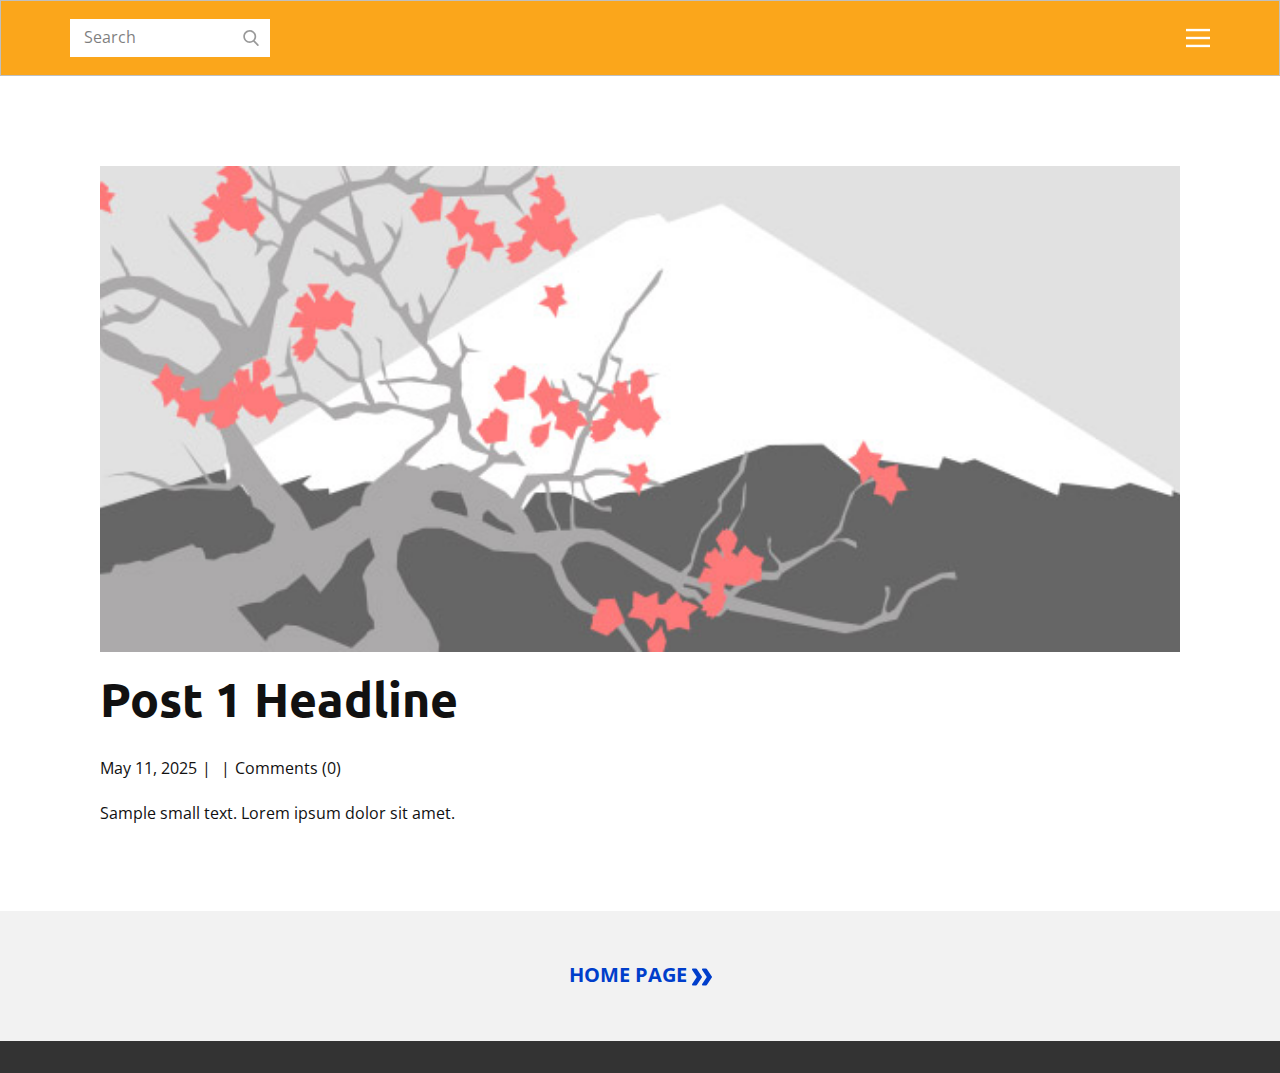
<file: blog/post.html>
<!DOCTYPE html>
<html style="font-size: 16px;" lang="en"><head>
    <meta name="viewport" content="width=device-width, initial-scale=1.0">
    <meta charset="utf-8">
    <meta name="keywords" content="Post 1 Headline">
    <meta name="description" content="">
    <title>Post 1 Headline</title>
    <link rel="stylesheet" href="../nicepage.css" media="screen">
<link rel="stylesheet" href="../Post-Template.css" media="screen">
    <script class="u-script" type="text/javascript" src="../jquery.js" defer=""></script>
    <script class="u-script" type="text/javascript" src="../nicepage.js" defer=""></script>
    <meta name="generator" content="Nicepage 7.8.21, nicepage.com">
    
    
    
    <link id="u-theme-google-font" rel="stylesheet" href="https://fonts.googleapis.com/css?family=Ubuntu:300,300i,400,400i,500,500i,700,700i|Open+Sans:300,300i,400,400i,500,500i,600,600i,700,700i,800,800i">
    <script type="application/ld+json">{
		"@context": "http://schema.org",
		"@type": "Organization",
		"name": ""
}</script>
    <meta name="theme-color" content="#003ecb">
  <meta data-intl-tel-input-cdn-path="intlTelInput/"></head>
  <body data-path-to-root="./" data-include-products="false" class="u-body u-xl-mode" data-lang="en"><header class="u-align-center-xs u-border-1 u-border-grey-25 u-clearfix u-header u-palette-2-base u-header" id="sec-d133"><div class="u-clearfix u-sheet u-valign-middle u-sheet-1">
        <form action="#" class="u-border-1 u-border-white u-expanded-width-xs u-search u-search-right u-white u-search-1" data-search-token="no-license" data-href="../search/search.html" data-page-id="46946790">
          <button class="u-search-button" type="submit"><span class="u-search-icon u-text-grey-40 u-search-icon-1">
              <svg class="u-svg-link" preserveAspectRatio="xMidYMin slice" viewBox="0 0 56.966 56.966" style=""><use xmlns:xlink="http://www.w3.org/1999/xlink" xlink:href="#svg-b04b"></use></svg>
              <svg xmlns="http://www.w3.org/2000/svg" xmlns:xlink="http://www.w3.org/1999/xlink" version="1.1" id="svg-b04b" x="0px" y="0px" viewBox="0 0 56.966 56.966" style="enable-background:new 0 0 56.966 56.966;" xml:space="preserve" class="u-svg-content"><path d="M55.146,51.887L41.588,37.786c3.486-4.144,5.396-9.358,5.396-14.786c0-12.682-10.318-23-23-23s-23,10.318-23,23  s10.318,23,23,23c4.761,0,9.298-1.436,13.177-4.162l13.661,14.208c0.571,0.593,1.339,0.92,2.162,0.92  c0.779,0,1.518-0.297,2.079-0.837C56.255,54.982,56.293,53.08,55.146,51.887z M23.984,6c9.374,0,17,7.626,17,17s-7.626,17-17,17  s-17-7.626-17-17S14.61,6,23.984,6z"></path><g></g><g></g><g></g><g></g><g></g><g></g><g></g><g></g><g></g><g></g><g></g><g></g><g></g><g></g><g></g></svg></span>
          </button>
          <input class="u-search-input" type="search" name="search" value="" placeholder="Search">
        </form>
        <nav class="u-align-left u-font-size-14 u-menu u-menu-hamburger u-nav-spacing-25 u-offcanvas u-menu-1" data-responsive-from="XL" role="navigation">
          <div class="menu-collapse" style="font-size: 1rem; letter-spacing: 0px; font-weight: 700; text-transform: uppercase;">
            <a class="u-button-style u-custom-active-border-color u-custom-border u-custom-border-color u-custom-borders u-custom-hover-border-color u-custom-left-right-menu-spacing u-custom-padding-bottom u-custom-text-active-color u-custom-text-color u-custom-text-hover-color u-custom-top-bottom-menu-spacing u-hamburger-link u-nav-link u-hamburger-link-1" href="#" tabindex="-1" aria-label="Open menu" aria-controls="26d5">
              <svg class="u-svg-link" preserveAspectRatio="xMidYMin slice" viewBox="0 0 302 302" style=""><use xmlns:xlink="http://www.w3.org/1999/xlink" xlink:href="#svg-7b92"></use></svg>
              <svg xmlns="http://www.w3.org/2000/svg" xmlns:xlink="http://www.w3.org/1999/xlink" version="1.1" id="svg-7b92" x="0px" y="0px" viewBox="0 0 302 302" style="enable-background:new 0 0 302 302;" xml:space="preserve" class="u-svg-content"><g><rect y="36" width="302" height="30"></rect><rect y="236" width="302" height="30"></rect><rect y="136" width="302" height="30"></rect>
</g><g></g><g></g><g></g><g></g><g></g><g></g><g></g><g></g><g></g><g></g><g></g><g></g><g></g><g></g><g></g></svg>
            </a>
          </div>
          <div class="u-custom-menu u-nav-container">
            <ul role="menubar" class="u-nav u-spacing-30 u-unstyled u-nav-1"><li role="none" class="u-nav-item"><a tabindex="-1" role="menuitem" class="u-border-2 u-border-active-grey-90 u-border-hover-grey-50 u-border-no-left u-border-no-right u-border-no-top u-button-style u-nav-link u-text-active-grey-90 u-text-grey-90 u-text-hover-grey-90" href="#" style="padding: 10px 0px;" aria-haspopup="true">About Me</a>
</li><li role="none" class="u-nav-item"><a tabindex="-1" role="menuitem" class="u-border-2 u-border-active-grey-90 u-border-hover-grey-50 u-border-no-left u-border-no-right u-border-no-top u-button-style u-nav-link u-text-active-grey-90 u-text-grey-90 u-text-hover-grey-90" href="#" style="padding: 10px 0px;">My Works</a>
</li><li role="none" class="u-nav-item"><a tabindex="-1" role="menuitem" class="u-border-2 u-border-active-grey-90 u-border-hover-grey-50 u-border-no-left u-border-no-right u-border-no-top u-button-style u-nav-link u-text-active-grey-90 u-text-grey-90 u-text-hover-grey-90" href="#" style="padding: 10px 0px;">Home Page</a>
</li></ul>
          </div>
          <div class="u-custom-menu u-nav-container-collapse" id="26d5" role="region" aria-label="Menu panel">
            <div class="u-align-center u-black u-container-align-center u-container-style u-inner-container-layout u-opacity u-opacity-95 u-sidenav u-sidenav-1">
              <div class="u-inner-container-layout u-sidenav-overflow">
                <div class="u-menu-close" tabindex="-1" aria-label="Close menu"></div>
                <ul class="u-align-center u-nav u-popupmenu-items u-unstyled u-nav-2"><li class="u-nav-item"><a class="u-button-style u-nav-link" href="#">About Me</a>
</li><li class="u-nav-item"><a class="u-button-style u-nav-link" href="#">My Works</a>
</li><li class="u-nav-item"><a class="u-button-style u-nav-link" href="#">Home Page</a>
</li></ul>
              </div>
            </div>
            <div class="u-black u-menu-overlay u-opacity u-opacity-70"></div>
          </div>
          <style class="menu-style">@media (max-width: 939px) {
                    [data-responsive-from="MD"] .u-nav-container {
                        display: none;
                    }
                    [data-responsive-from="MD"] .menu-collapse {
                        display: block;
                    }
                }</style>
        </nav>
      </div></header>
    <section class="u-align-center u-clearfix u-section-1" id="block-1">
      <div class="u-clearfix u-sheet u-valign-middle-md u-valign-middle-sm u-valign-middle-xs u-sheet-1"><!--post_details--><!--post_details_options_json--><!--{"source":""}--><!--/post_details_options_json--><!--blog_post-->
        <div class="u-container-style u-expanded-width u-post-details u-post-details-1">
          <div class="u-container-layout u-valign-middle u-container-layout-1"><!--blog_post_image-->
            <img alt="" class="u-blog-control u-expanded-width u-image u-image-default u-image-1" src="../images/0fd3416c.jpeg"><!--/blog_post_image--><!--blog_post_header-->
            <h2 class="u-blog-control u-text u-text-1">Post 1 Headline</h2><!--/blog_post_header--><!--blog_post_metadata-->
            <div class="u-blog-control u-metadata u-metadata-1"><!--blog_post_metadata_date--><span class="u-meta-date u-meta-icon">May 11, 2025</span><!--/blog_post_metadata_date--><!--blog_post_metadata_category--><span class="u-meta-category u-meta-icon"></span><!--/blog_post_metadata_category--><!--blog_post_metadata_comments--><span class="u-meta-comments u-meta-icon"><!--blog_post_metadata_comments_content-->Comments (0)<!--/blog_post_metadata_comments_content--></span><!--/blog_post_metadata_comments-->
            </div><!--/blog_post_metadata--><!--blog_post_content-->
            <div class="u-align-justify u-blog-control u-post-content u-text u-text-2 fr-view">
  <p>Sample small text. Lorem ipsum dolor sit amet.</p>
  </div><!--/blog_post_content-->
          </div>
        </div><!--/blog_post--><!--/post_details-->
      </div>
    </section>
    
    
    
    <footer class="u-align-center u-clearfix u-container-align-center u-footer u-grey-5 u-footer" id="sec-31ca"><div class="u-clearfix u-sheet u-valign-middle u-sheet-1">
        <a href="../" data-page-id="189923990" class="u-align-center u-btn u-button-style u-none u-text-hover-palette-2-base u-text-palette-1-base u-btn-1" title="Front">Home Page&nbsp;<span class="u-icon u-text-palette-1-base"><svg class="u-svg-content" viewBox="0 -32 426.66667 426" style="width: 1em; height: 1em;"><path d="m213.332031 181.667969c0 4.265625-1.277343 8.53125-3.625 11.730469l-106.667969 160c-3.839843 5.761718-10.238281 9.601562-17.707031 9.601562h-64c-11.730469 0-21.332031-9.601562-21.332031-21.332031 0-4.269531 1.28125-8.535157 3.625-11.734375l98.773438-148.265625-98.773438-148.269531c-2.34375-3.199219-3.625-7.464844-3.625-11.730469 0-11.734375 9.601562-21.335938 21.332031-21.335938h64c7.46875 0 13.867188 3.839844 17.707031 9.601563l106.667969 160c2.347657 3.199218 3.625 7.464844 3.625 11.734375zm0 0"></path><path d="m426.667969 181.667969c0 4.265625-1.28125 8.53125-3.628907 11.730469l-106.664062 160c-3.839844 5.761718-10.242188 9.601562-17.707031 9.601562h-64c-11.734375 0-21.335938-9.601562-21.335938-21.332031 0-4.269531 1.28125-8.535157 3.628907-11.734375l98.773437-148.265625-98.773437-148.269531c-2.347657-3.199219-3.628907-7.464844-3.628907-11.730469 0-11.734375 9.601563-21.335938 21.335938-21.335938h64c7.464843 0 13.867187 3.839844 17.707031 9.601563l106.664062 160c2.347657 3.199218 3.628907 7.464844 3.628907 11.734375zm0 0"></path></svg></span>
        </a>
      </div></footer>
    <section class="u-backlink u-clearfix u-grey-80"></section>
  
</body></html>
</file>
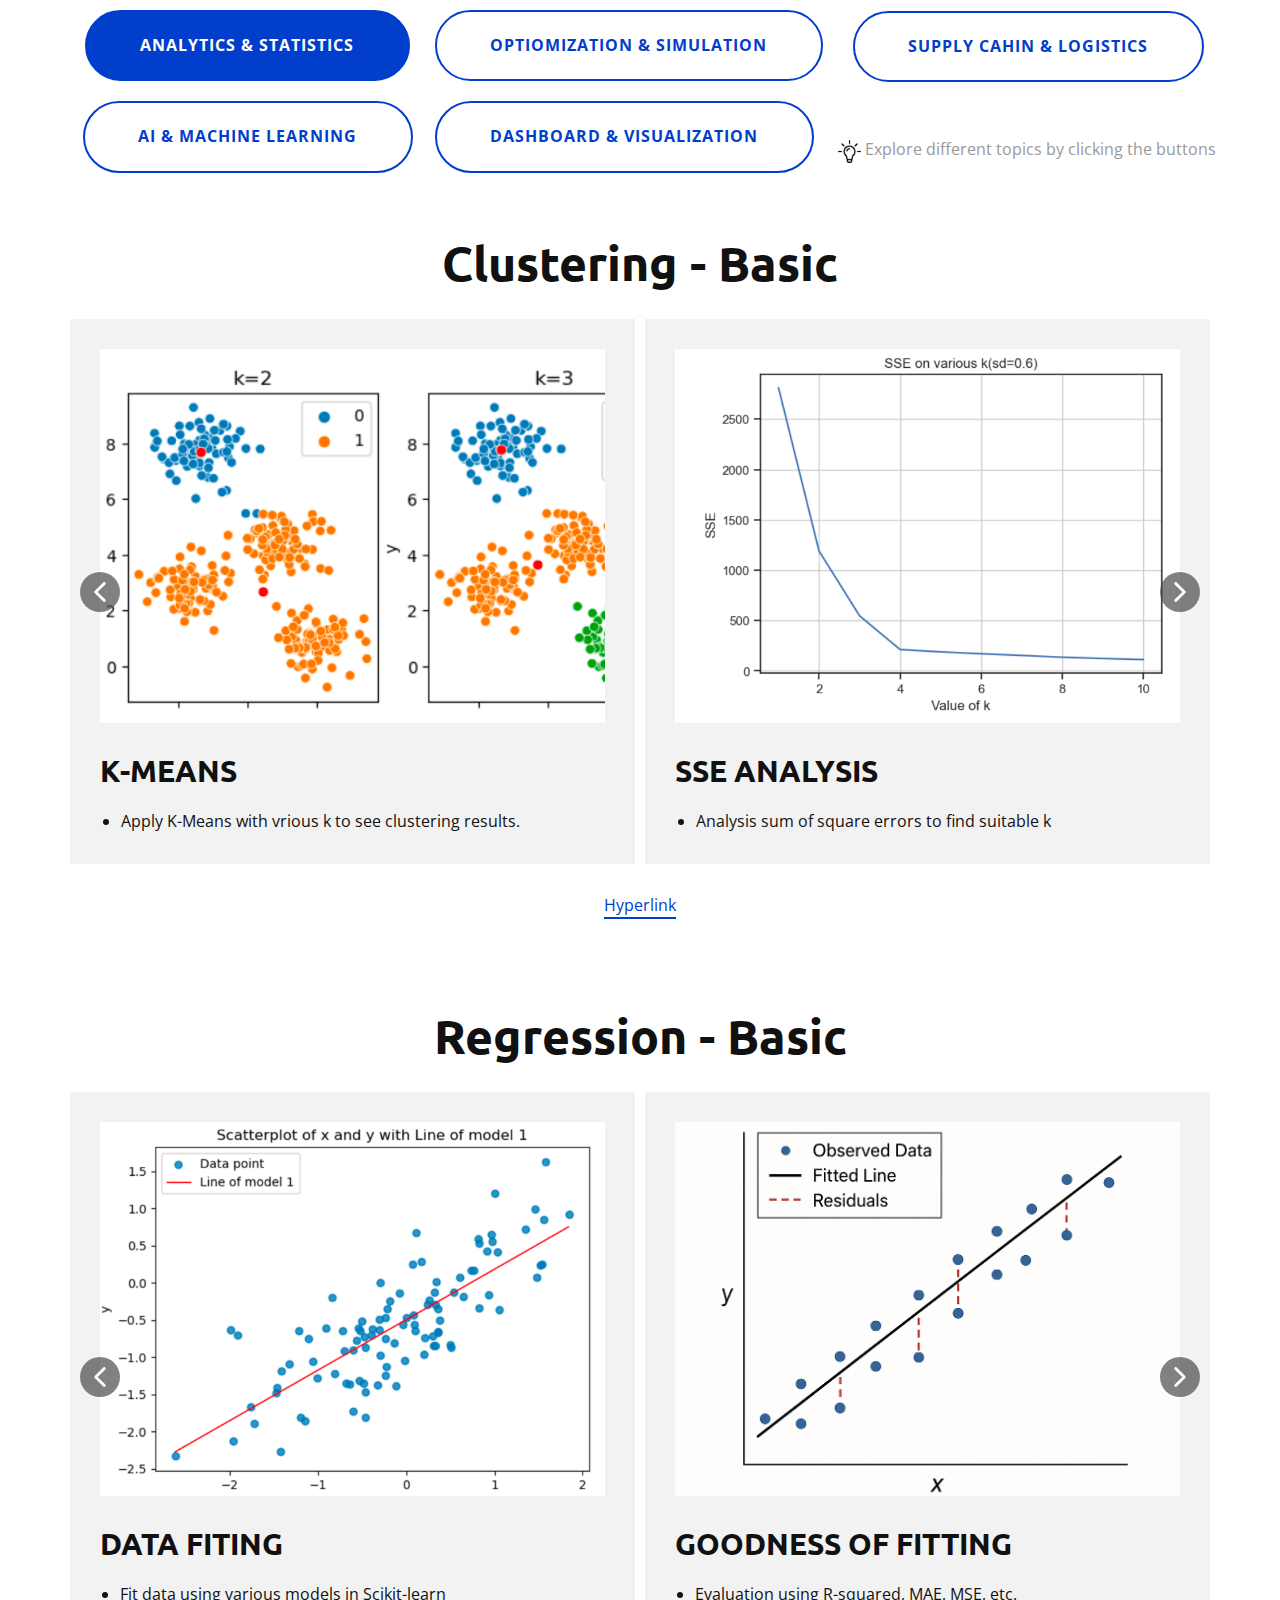
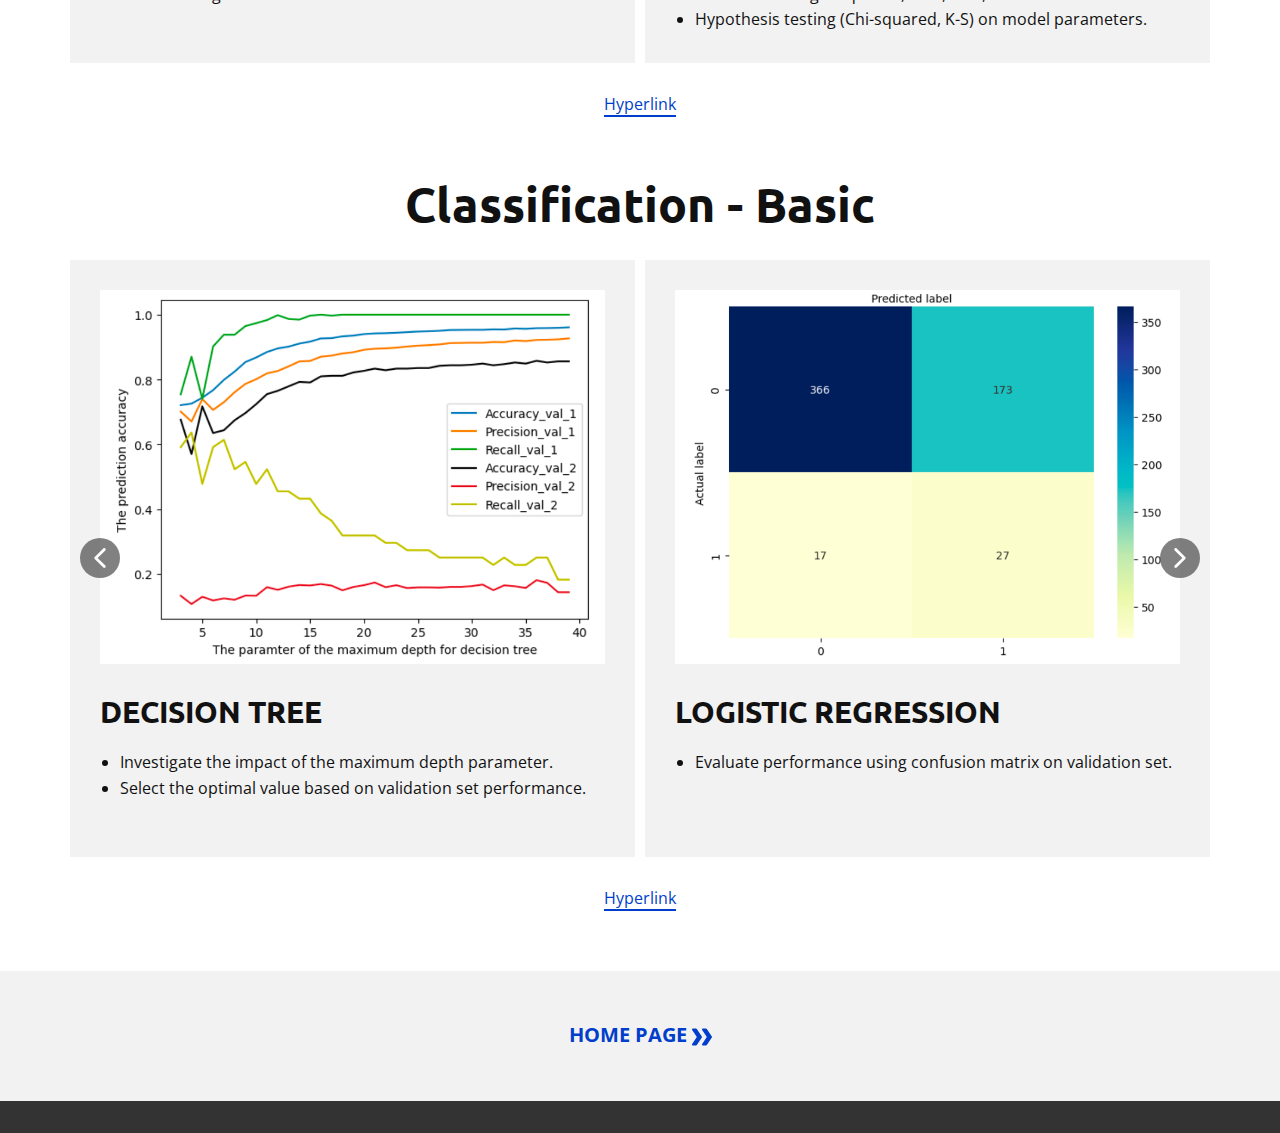
<file: Project/Projects-ana.html>
<!DOCTYPE html>
<html style="font-size: 16px;" lang="en"><head>
    <meta name="viewport" content="width=device-width, initial-scale=1.0">
    <meta charset="utf-8">
    <meta name="keywords" content="​Sample Statistics &amp;amp; AnalyticsHeadline">
    <meta name="description" content="">
    <title>Projects-ana</title>
    <link rel="stylesheet" href="../nicepage.css" media="screen">
<link rel="stylesheet" href="Projects-ana.css" media="screen">
    <script class="u-script" type="text/javascript" src="../jquery.js" defer=""></script>
    <script class="u-script" type="text/javascript" src="../nicepage.js" defer=""></script>
    <meta name="generator" content="Nicepage 7.8.21, nicepage.com">
    
    
    
    
    
    
    <link id="u-theme-google-font" rel="stylesheet" href="https://fonts.googleapis.com/css?family=Ubuntu:300,300i,400,400i,500,500i,700,700i|Open+Sans:300,300i,400,400i,500,500i,600,600i,700,700i,800,800i">
    <script type="application/ld+json">{
		"@context": "http://schema.org",
		"@type": "Organization",
		"name": ""
}</script>
    <meta name="theme-color" content="#003ecb">
    <meta property="og:title" content="Projects-ana">
    <meta property="og:type" content="website">
  <meta data-intl-tel-input-cdn-path="intlTelInput/"></head>
  <body data-path-to-root="../" data-include-products="false" class="u-body u-xl-mode" data-lang="en">
    <section class="u-clearfix u-section-1" id="block-2">
      <div class="u-clearfix u-sheet u-sheet-1">
        <div class="u-expanded-width-lg u-expanded-width-md u-expanded-width-sm u-expanded-width-xs u-list u-list-1">
          <div class="u-repeater u-repeater-1">
            <div class="u-container-style u-list-item u-repeater-item">
              <div class="u-container-layout u-similar-container u-valign-top-xs u-container-layout-1">
                <a href="" class="u-align-center u-border-2 u-border-hover-palette-1-base u-border-palette-1-base u-btn u-btn-round u-button-style u-custom-item u-hover-palette-1-base u-palette-1-base u-radius u-btn-1">Analytics &amp;&nbsp;​Statistics</a>
              </div>
            </div>
            <div class="u-container-style u-list-item u-repeater-item">
              <div class="u-container-layout u-similar-container u-valign-top-xs u-container-layout-2">
                <a href="" class="u-align-center u-border-2 u-border-hover-palette-1-base u-border-palette-1-base u-btn u-btn-round u-button-style u-custom-item u-hover-palette-1-base u-none u-radius u-btn-2">Optiomization &amp;&nbsp;Simulation</a>
              </div>
            </div>
            <div class="u-container-style u-list-item u-repeater-item">
              <div class="u-container-layout u-similar-container u-valign-top-xs u-container-layout-3">
                <a href="" class="u-align-center u-border-2 u-border-hover-palette-1-base u-border-palette-1-base u-btn u-btn-round u-button-style u-custom-item u-hover-palette-1-base u-none u-radius u-btn-3"> AI &amp;&nbsp;Machine Learning</a>
              </div>
            </div>
            <div class="u-container-style u-list-item u-repeater-item">
              <div class="u-container-layout u-similar-container u-valign-top-xs u-container-layout-4">
                <a href="" class="u-align-center u-border-2 u-border-hover-palette-1-base u-border-palette-1-base u-btn u-btn-round u-button-style u-custom-item u-hover-palette-1-base u-none u-radius u-btn-4">Dashboard &amp; Visualization</a>
              </div>
            </div>
          </div>
        </div>
        <div class="u-list u-list-2">
          <div class="u-repeater u-repeater-2">
            <div class="u-container-style u-list-item u-repeater-item">
              <div class="u-container-layout u-similar-container u-container-layout-5">
                <a href="" class="u-align-center-lg u-align-center-md u-align-center-sm u-align-center-xl u-align-left-xs u-border-2 u-border-hover-palette-1-base u-border-palette-1-base u-btn u-btn-round u-button-style u-custom-item u-hover-palette-1-base u-none u-radius u-btn-5">Supply Cahin &amp; Logistics</a>
              </div>
            </div>
          </div>
        </div>
        <p class="u-align-center-xs u-text u-text-default-lg u-text-default-md u-text-default-sm u-text-default-xl u-text-grey-40 u-text-1"><span class="u-file-icon u-icon u-icon-1"><img src="../images/566359.png" alt=""></span>&nbsp;​​Explore different topics by clicking the buttons
        </p>
      </div>
    </section>
    <section class="u-align-center u-clearfix u-container-align-center u-section-2" id="block-8">
      <div class="u-clearfix u-sheet u-valign-middle-lg u-valign-middle-md u-valign-middle-sm u-valign-middle-xs u-sheet-1">
        <h2 class="u-align-center u-text u-text-1"> Clustering - Basic</h2>
        <div class="u-expanded-width u-layout-horizontal u-list u-list-1">
          <div class="u-repeater u-repeater-1">
            <div class="u-container-style u-grey-5 u-list-item u-repeater-item">
              <div class="u-container-layout u-similar-container u-valign-top u-container-layout-1">
                <img class="u-expanded-width u-image u-image-default u-image-1" alt="" data-image-width="650" data-image-height="404" src="../images/Screenshot2025-05-12at22.11.37.png">
                <h4 class="u-align-left u-text u-text-default u-text-2"> K-Means</h4>
                <ul class="u-align-left u-text u-text-default u-text-3">
                  <li>Apply K-Means with vrious k to see clustering results.</li>
                </ul>
              </div>
            </div>
            <div class="u-container-style u-grey-5 u-list-item u-repeater-item">
              <div class="u-container-layout u-similar-container u-valign-top u-container-layout-2">
                <img class="u-expanded-width u-image u-image-default u-image-2" alt="" data-image-width="880" data-image-height="664" src="../images/Screenshot2025-05-12at22.14.57.png">
                <h4 class="u-align-left u-text u-text-default u-text-4">SSE Analysis</h4>
                <ul class="u-align-left u-text u-text-default u-text-5">
                  <li>Analysis&nbsp;sum of square errors to find suitable k</li>
                </ul>
              </div>
            </div>
            <div class="u-container-style u-grey-5 u-list-item u-repeater-item">
              <div class="u-container-layout u-similar-container u-valign-top u-container-layout-3">
                <img class="u-expanded-width u-image u-image-default u-image-3" alt="" data-image-width="848" data-image-height="416" src="../images/Screenshot2025-05-12at22.16.44.png">
                <h4 class="u-align-left u-text u-text-default u-text-6"> hierarchical clustering</h4>
                <ul class="u-align-left u-text u-text-default u-text-7">
                  <li>Explore&nbsp;single-link, max-link and average-link</li>
                </ul>
              </div>
            </div>
            <div class="u-container-style u-grey-5 u-list-item u-repeater-item">
              <div class="u-container-layout u-similar-container u-valign-top u-container-layout-4">
                <img class="u-expanded-width u-image u-image-default u-image-4" alt="" data-image-width="1176" data-image-height="876" src="../images/Screenshot2025-05-12at22.19.41.png">
                <h4 class="u-align-left u-text u-text-default u-text-8"> DBSCAN</h4>
                <ul class="u-align-left u-text u-text-default u-text-9">
                  <li>Apply DBSCAN &amp; Explore parameter influence.</li>
                </ul>
              </div>
            </div>
          </div>
          <a class="u-absolute-vcenter u-gallery-nav u-gallery-nav-prev u-grey-70 u-icon-circle u-opacity u-opacity-70 u-spacing-10 u-text-white u-gallery-nav-1" href="#" role="button"><span aria-hidden="true">
              <svg viewBox="0 0 451.847 451.847"><path d="M97.141,225.92c0-8.095,3.091-16.192,9.259-22.366L300.689,9.27c12.359-12.359,32.397-12.359,44.751,0
c12.354,12.354,12.354,32.388,0,44.748L173.525,225.92l171.903,171.909c12.354,12.354,12.354,32.391,0,44.744
c-12.354,12.365-32.386,12.365-44.745,0l-194.29-194.281C100.226,242.115,97.141,234.018,97.141,225.92z"></path></svg></span><span class="sr-only">
              <svg viewBox="0 0 451.847 451.847"><path d="M97.141,225.92c0-8.095,3.091-16.192,9.259-22.366L300.689,9.27c12.359-12.359,32.397-12.359,44.751,0
c12.354,12.354,12.354,32.388,0,44.748L173.525,225.92l171.903,171.909c12.354,12.354,12.354,32.391,0,44.744
c-12.354,12.365-32.386,12.365-44.745,0l-194.29-194.281C100.226,242.115,97.141,234.018,97.141,225.92z"></path></svg></span>
          </a>
          <a class="u-absolute-vcenter u-gallery-nav u-gallery-nav-next u-grey-70 u-icon-circle u-opacity u-opacity-70 u-spacing-10 u-text-white u-gallery-nav-2" href="#" role="button"><span aria-hidden="true">
              <svg viewBox="0 0 451.846 451.847"><path d="M345.441,248.292L151.154,442.573c-12.359,12.365-32.397,12.365-44.75,0c-12.354-12.354-12.354-32.391,0-44.744
L278.318,225.92L106.409,54.017c-12.354-12.359-12.354-32.394,0-44.748c12.354-12.359,32.391-12.359,44.75,0l194.287,194.284
c6.177,6.18,9.262,14.271,9.262,22.366C354.708,234.018,351.617,242.115,345.441,248.292z"></path></svg></span><span class="sr-only">
              <svg viewBox="0 0 451.846 451.847"><path d="M345.441,248.292L151.154,442.573c-12.359,12.365-32.397,12.365-44.75,0c-12.354-12.354-12.354-32.391,0-44.744
L278.318,225.92L106.409,54.017c-12.354-12.359-12.354-32.394,0-44.748c12.354-12.359,32.391-12.359,44.75,0l194.287,194.284
c6.177,6.18,9.262,14.271,9.262,22.366C354.708,234.018,351.617,242.115,345.441,248.292z"></path></svg></span>
          </a>
        </div>
        <a href="https://github.com/ZYL622/DM_exercise/blob/main/Clustering/Analytical_Report_YulinZhou_Assign3.pdf" class="u-active-none u-border-2 u-border-no-left u-border-no-right u-border-no-top u-border-palette-1-base u-btn u-btn-rectangle u-button-style u-hover-none u-none u-btn-1">Hyperlink</a>
      </div>
    </section>
    <section class="u-align-center u-clearfix u-container-align-center u-section-3" id="sec-9315">
      <div class="u-clearfix u-sheet u-valign-middle u-sheet-1">
        <h2 class="u-align-center u-text u-text-1">Regression - Basic</h2>
        <div class="u-expanded-width u-layout-horizontal u-list u-list-1">
          <div class="u-repeater u-repeater-1">
            <div class="u-container-align-left u-container-style u-grey-5 u-list-item u-repeater-item">
              <div class="u-container-layout u-similar-container u-valign-top u-container-layout-1">
                <img class="u-expanded-width u-image u-image-default u-image-1" alt="" data-image-width="1470" data-image-height="1084" src="../images/Screenshot2025-05-12at20.13.58.png">
                <h4 class="u-align-left u-text u-text-default u-text-2">Data Fiting</h4>
                <ul class="u-align-left u-text u-text-default u-text-3">
                  <li>Fit data using various models in Scikit-learn</li>
                </ul>
              </div>
            </div>
            <div class="u-container-align-left u-container-style u-grey-5 u-list-item u-repeater-item">
              <div class="u-container-layout u-similar-container u-valign-top u-container-layout-2">
                <img class="u-expanded-width u-image u-image-default u-image-2" alt="" data-image-width="1024" data-image-height="1024" src="../images/ChatGPTImageMay122025at08_49_45PM.png">
                <h4 class="u-align-left u-text u-text-default u-text-4">Goodness of Fitting</h4>
                <ul class="u-align-left u-text u-text-default u-text-5">
                  <li>Evaluation using R-squared, MAE, MSE, etc.</li>
                  <li>Hypothesis testing (Chi-squared, K-S) on model parameters.<br>
                  </li>
                </ul>
              </div>
            </div>
            <div class="u-container-align-left u-container-style u-grey-5 u-list-item u-repeater-item">
              <div class="u-container-layout u-similar-container u-valign-top u-container-layout-3">
                <img class="u-expanded-width u-image u-image-default u-image-3" alt="" data-image-width="908" data-image-height="760" src="../images/Screenshot2025-05-12at21.01.42.png">
                <h4 class="u-align-left u-text u-text-default u-text-6">Sample Headline</h4>
                <ul class="u-align-left u-text u-text-default u-text-7">
                  <li>Pearson Correlation Analysis Using a Correlation Matrix</li>
                </ul>
              </div>
            </div>
            <div class="u-container-align-left u-container-style u-grey-5 u-list-item u-repeater-item">
              <div class="u-container-layout u-similar-container u-valign-top u-container-layout-4">
                <img class="u-expanded-width u-image u-image-default u-image-4" alt="" data-image-width="2836" data-image-height="1875" src="../images/90fc53c9.svg">
                <h4 class="u-align-left u-text u-text-default u-text-8">Sample Headline</h4>
                <ul class="u-align-left u-text u-text-default u-text-9">
                  <li>Sample text. Click to select the Text Element.</li>
                </ul>
              </div>
            </div>
          </div>
          <a class="u-absolute-vcenter u-gallery-nav u-gallery-nav-prev u-grey-70 u-icon-circle u-opacity u-opacity-70 u-spacing-10 u-text-white u-gallery-nav-1" href="#" role="button"><span aria-hidden="true">
              <svg viewBox="0 0 451.847 451.847"><path d="M97.141,225.92c0-8.095,3.091-16.192,9.259-22.366L300.689,9.27c12.359-12.359,32.397-12.359,44.751,0
c12.354,12.354,12.354,32.388,0,44.748L173.525,225.92l171.903,171.909c12.354,12.354,12.354,32.391,0,44.744
c-12.354,12.365-32.386,12.365-44.745,0l-194.29-194.281C100.226,242.115,97.141,234.018,97.141,225.92z"></path></svg></span><span class="sr-only">
              <svg viewBox="0 0 451.847 451.847"><path d="M97.141,225.92c0-8.095,3.091-16.192,9.259-22.366L300.689,9.27c12.359-12.359,32.397-12.359,44.751,0
c12.354,12.354,12.354,32.388,0,44.748L173.525,225.92l171.903,171.909c12.354,12.354,12.354,32.391,0,44.744
c-12.354,12.365-32.386,12.365-44.745,0l-194.29-194.281C100.226,242.115,97.141,234.018,97.141,225.92z"></path></svg></span>
          </a>
          <a class="u-absolute-vcenter u-gallery-nav u-gallery-nav-next u-grey-70 u-icon-circle u-opacity u-opacity-70 u-spacing-10 u-text-white u-gallery-nav-2" href="#" role="button"><span aria-hidden="true">
              <svg viewBox="0 0 451.846 451.847"><path d="M345.441,248.292L151.154,442.573c-12.359,12.365-32.397,12.365-44.75,0c-12.354-12.354-12.354-32.391,0-44.744
L278.318,225.92L106.409,54.017c-12.354-12.359-12.354-32.394,0-44.748c12.354-12.359,32.391-12.359,44.75,0l194.287,194.284
c6.177,6.18,9.262,14.271,9.262,22.366C354.708,234.018,351.617,242.115,345.441,248.292z"></path></svg></span><span class="sr-only">
              <svg viewBox="0 0 451.846 451.847"><path d="M345.441,248.292L151.154,442.573c-12.359,12.365-32.397,12.365-44.75,0c-12.354-12.354-12.354-32.391,0-44.744
L278.318,225.92L106.409,54.017c-12.354-12.359-12.354-32.394,0-44.748c12.354-12.359,32.391-12.359,44.75,0l194.287,194.284
c6.177,6.18,9.262,14.271,9.262,22.366C354.708,234.018,351.617,242.115,345.441,248.292z"></path></svg></span>
          </a>
        </div>
        <a href="https://github.com/ZYL622/DM_exercise/blob/main/Regression/Analytical_Report_YulinZhou_i6336858_Assign1.pdf" class="u-active-none u-border-2 u-border-no-left u-border-no-right u-border-no-top u-border-palette-1-base u-btn u-btn-rectangle u-button-style u-hover-none u-none u-btn-1">Hyperlink</a>
      </div>
    </section>
    <section class="u-align-center u-clearfix u-container-align-center u-section-4" id="sec-5db9">
      <div class="u-clearfix u-sheet u-valign-middle-lg u-valign-middle-md u-valign-middle-sm u-valign-middle-xs u-sheet-1">
        <h2 class="u-align-center u-text u-text-1"> Classification - Basic</h2>
        <div class="u-expanded-width u-layout-horizontal u-list u-list-1">
          <div class="u-repeater u-repeater-1">
            <div class="u-container-align-left u-container-style u-grey-5 u-list-item u-repeater-item">
              <div class="u-container-layout u-similar-container u-valign-top u-container-layout-1">
                <img class="u-expanded-width u-image u-image-default u-image-1" alt="" data-image-width="928" data-image-height="698" src="../images/Screenshot2025-05-13at20.02.38.png">
                <h4 class="u-align-left u-text u-text-default u-text-2">Decision Tree</h4>
                <ul class="u-align-left u-text u-text-default u-text-3">
                  <li> Investigate the impact of the maximum depth parameter.</li>
                  <li>Select the optimal value based on validation set performance.<br>
                  </li>
                </ul>
              </div>
            </div>
            <div class="u-container-align-left u-container-style u-grey-5 u-list-item u-repeater-item">
              <div class="u-container-layout u-similar-container u-valign-top u-container-layout-2">
                <img class="u-expanded-width u-image u-image-default u-image-2" alt="" data-image-width="940" data-image-height="698" src="../images/Screenshot2025-05-13at20.01.00.png">
                <h4 class="u-align-left u-text u-text-default u-text-4"> Logistic Regression</h4>
                <ul class="u-align-left u-text u-text-default u-text-5">
                  <li> Evaluate performance using confusion matrix on validation set.</li>
                </ul>
              </div>
            </div>
            <div class="u-container-align-left u-container-style u-grey-5 u-list-item u-repeater-item">
              <div class="u-container-layout u-similar-container u-valign-top u-container-layout-3">
                <img class="u-expanded-width u-image u-image-default u-image-3" alt="" data-image-width="934" data-image-height="688" src="../images/Screenshot2025-05-13at20.03.16.png">
                <h4 class="u-align-left u-text u-text-default u-text-6"> K-Nearest Neighbors</h4>
                <ul class="u-align-left u-text u-text-default u-text-7">
                  <li> Analyze the impact of the parameter K on model performance .</li>
                  <li>Select the optimal K based on performance on the validation set.</li>
                </ul>
              </div>
            </div>
            <div class="u-container-align-left u-container-style u-grey-5 u-list-item u-repeater-item">
              <div class="u-container-layout u-similar-container u-valign-top u-container-layout-4">
                <img class="u-expanded-width u-image u-image-default u-image-4" alt="" data-image-width="1076" data-image-height="732" src="../images/Screenshot2025-05-13at20.05.01.png">
                <h4 class="u-align-left u-text u-text-default u-text-8"> SVM</h4>
                <ul class="u-align-left u-text u-text-default u-text-9">
                  <li>Apply&nbsp;Support Vector Machine Model</li>
                </ul>
              </div>
            </div>
          </div>
          <a class="u-absolute-vcenter u-gallery-nav u-gallery-nav-prev u-grey-70 u-icon-circle u-opacity u-opacity-70 u-spacing-10 u-text-white u-gallery-nav-1" href="#" role="button"><span aria-hidden="true">
              <svg viewBox="0 0 451.847 451.847"><path d="M97.141,225.92c0-8.095,3.091-16.192,9.259-22.366L300.689,9.27c12.359-12.359,32.397-12.359,44.751,0
c12.354,12.354,12.354,32.388,0,44.748L173.525,225.92l171.903,171.909c12.354,12.354,12.354,32.391,0,44.744
c-12.354,12.365-32.386,12.365-44.745,0l-194.29-194.281C100.226,242.115,97.141,234.018,97.141,225.92z"></path></svg></span><span class="sr-only">
              <svg viewBox="0 0 451.847 451.847"><path d="M97.141,225.92c0-8.095,3.091-16.192,9.259-22.366L300.689,9.27c12.359-12.359,32.397-12.359,44.751,0
c12.354,12.354,12.354,32.388,0,44.748L173.525,225.92l171.903,171.909c12.354,12.354,12.354,32.391,0,44.744
c-12.354,12.365-32.386,12.365-44.745,0l-194.29-194.281C100.226,242.115,97.141,234.018,97.141,225.92z"></path></svg></span>
          </a>
          <a class="u-absolute-vcenter u-gallery-nav u-gallery-nav-next u-grey-70 u-icon-circle u-opacity u-opacity-70 u-spacing-10 u-text-white u-gallery-nav-2" href="#" role="button"><span aria-hidden="true">
              <svg viewBox="0 0 451.846 451.847"><path d="M345.441,248.292L151.154,442.573c-12.359,12.365-32.397,12.365-44.75,0c-12.354-12.354-12.354-32.391,0-44.744
L278.318,225.92L106.409,54.017c-12.354-12.359-12.354-32.394,0-44.748c12.354-12.359,32.391-12.359,44.75,0l194.287,194.284
c6.177,6.18,9.262,14.271,9.262,22.366C354.708,234.018,351.617,242.115,345.441,248.292z"></path></svg></span><span class="sr-only">
              <svg viewBox="0 0 451.846 451.847"><path d="M345.441,248.292L151.154,442.573c-12.359,12.365-32.397,12.365-44.75,0c-12.354-12.354-12.354-32.391,0-44.744
L278.318,225.92L106.409,54.017c-12.354-12.359-12.354-32.394,0-44.748c12.354-12.359,32.391-12.359,44.75,0l194.287,194.284
c6.177,6.18,9.262,14.271,9.262,22.366C354.708,234.018,351.617,242.115,345.441,248.292z"></path></svg></span>
          </a>
        </div>
        <a href="https://github.com/ZYL622/DM_exercise/blob/main/Classification%20-%20Identifying%20Caravan-Insurance%20Customers/Analytical_Report-1.pdf" class="u-active-none u-border-2 u-border-no-left u-border-no-right u-border-no-top u-border-palette-1-base u-btn u-btn-rectangle u-button-style u-hover-none u-none u-btn-1">Hyperlink</a>
      </div>
    </section>
    
    
    
    <footer class="u-align-center u-clearfix u-container-align-center u-footer u-grey-5 u-footer" id="sec-31ca"><div class="u-clearfix u-sheet u-valign-middle u-sheet-1">
        <a href="../" data-page-id="189923990" class="u-align-center u-btn u-button-style u-none u-text-hover-palette-2-base u-text-palette-1-base u-btn-1" title="Front">Home Page&nbsp;<span class="u-icon u-text-palette-1-base"><svg class="u-svg-content" viewBox="0 -32 426.66667 426" style="width: 1em; height: 1em;"><path d="m213.332031 181.667969c0 4.265625-1.277343 8.53125-3.625 11.730469l-106.667969 160c-3.839843 5.761718-10.238281 9.601562-17.707031 9.601562h-64c-11.730469 0-21.332031-9.601562-21.332031-21.332031 0-4.269531 1.28125-8.535157 3.625-11.734375l98.773438-148.265625-98.773438-148.269531c-2.34375-3.199219-3.625-7.464844-3.625-11.730469 0-11.734375 9.601562-21.335938 21.332031-21.335938h64c7.46875 0 13.867188 3.839844 17.707031 9.601563l106.667969 160c2.347657 3.199218 3.625 7.464844 3.625 11.734375zm0 0"></path><path d="m426.667969 181.667969c0 4.265625-1.28125 8.53125-3.628907 11.730469l-106.664062 160c-3.839844 5.761718-10.242188 9.601562-17.707031 9.601562h-64c-11.734375 0-21.335938-9.601562-21.335938-21.332031 0-4.269531 1.28125-8.535157 3.628907-11.734375l98.773437-148.265625-98.773437-148.269531c-2.347657-3.199219-3.628907-7.464844-3.628907-11.730469 0-11.734375 9.601563-21.335938 21.335938-21.335938h64c7.464843 0 13.867187 3.839844 17.707031 9.601563l106.664062 160c2.347657 3.199218 3.628907 7.464844 3.628907 11.734375zm0 0"></path></svg></span>
        </a>
      </div></footer>
    <section class="u-backlink u-clearfix u-grey-80"></section>
  
</body></html>
</file>
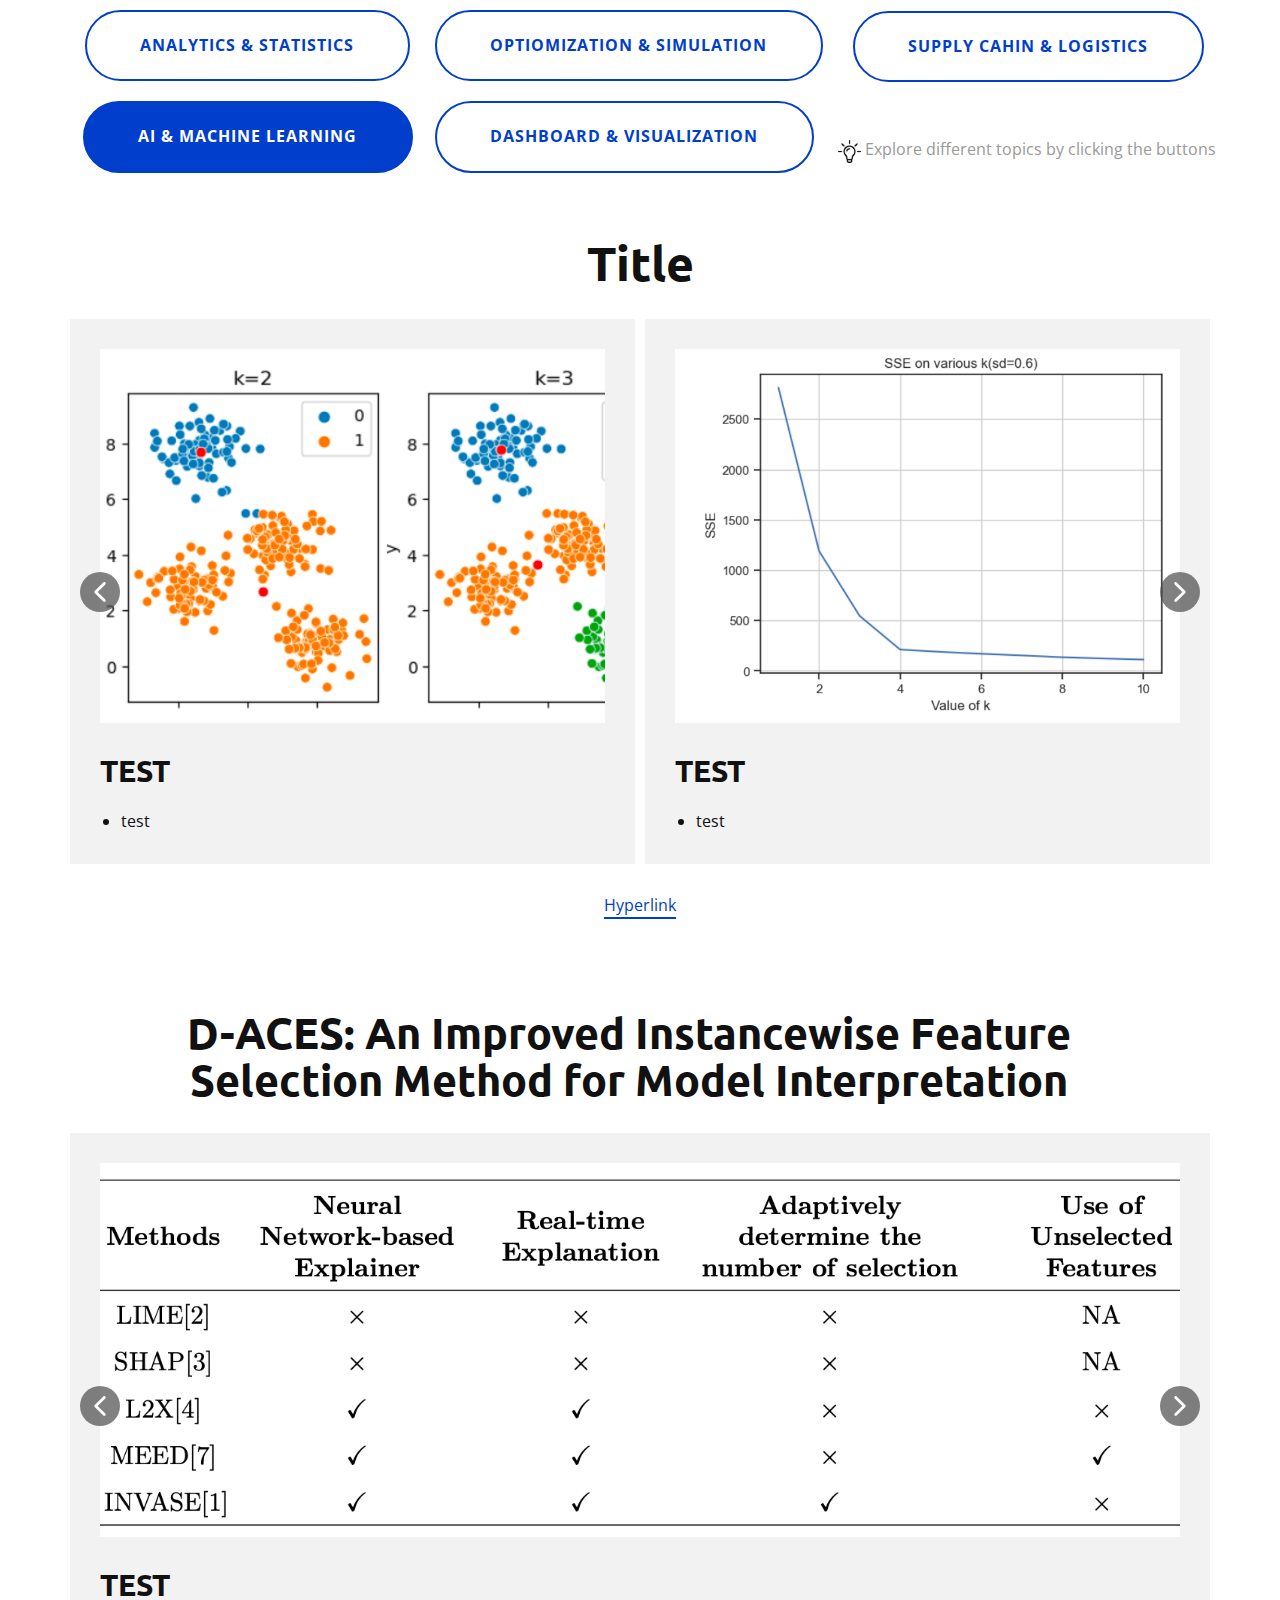
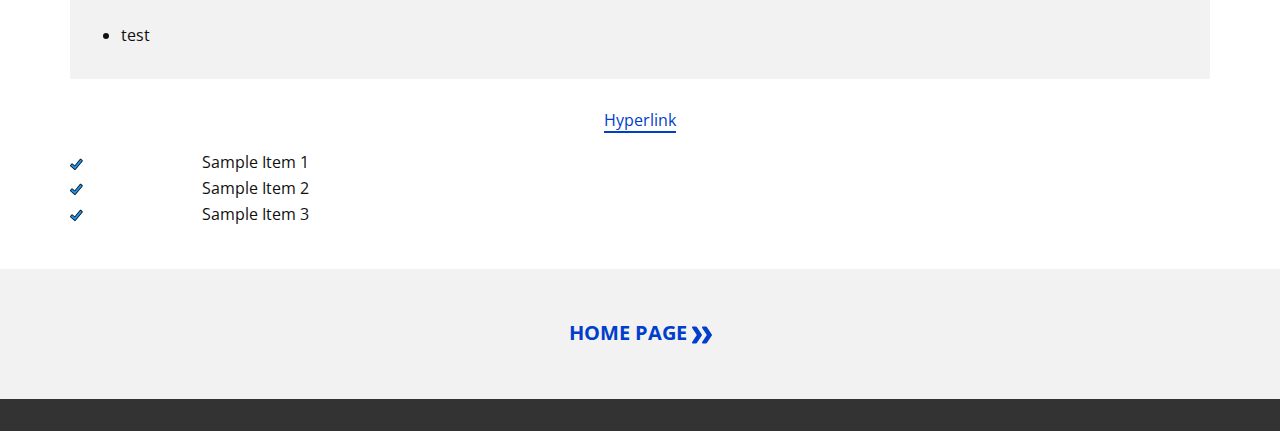
<file: Project/Projects-ML.html>
<!DOCTYPE html>
<html style="font-size: 16px;" lang="en"><head>
    <meta name="viewport" content="width=device-width, initial-scale=1.0">
    <meta charset="utf-8">
    <meta name="keywords" content="​Sample Statistics &amp;amp; AnalyticsHeadline">
    <meta name="description" content="">
    <title>Projects-ML</title>
    <link rel="stylesheet" href="../nicepage.css" media="screen">
<link rel="stylesheet" href="Projects-ML.css" media="screen">
    <script class="u-script" type="text/javascript" src="../jquery.js" defer=""></script>
    <script class="u-script" type="text/javascript" src="../nicepage.js" defer=""></script>
    <meta name="generator" content="Nicepage 7.8.21, nicepage.com">
    
    
    
    
    
    <link id="u-theme-google-font" rel="stylesheet" href="https://fonts.googleapis.com/css?family=Ubuntu:300,300i,400,400i,500,500i,700,700i|Open+Sans:300,300i,400,400i,500,500i,600,600i,700,700i,800,800i">
    <script type="application/ld+json">{
		"@context": "http://schema.org",
		"@type": "Organization",
		"name": ""
}</script>
    <meta name="theme-color" content="#003ecb">
    <meta property="og:title" content="Projects-ML">
    <meta property="og:type" content="website">
  <meta data-intl-tel-input-cdn-path="intlTelInput/"></head>
  <body data-path-to-root="../" data-include-products="false" class="u-body u-xl-mode" data-lang="en">
    <section class="u-clearfix u-section-1" id="block-2">
      <div class="u-clearfix u-sheet u-valign-top u-sheet-1">
        <div class="u-expanded-width-lg u-expanded-width-md u-expanded-width-sm u-expanded-width-xs u-list u-list-1">
          <div class="u-repeater u-repeater-1">
            <div class="u-container-style u-list-item u-repeater-item">
              <div class="u-container-layout u-similar-container u-valign-top-xs u-container-layout-1">
                <a href="" class="u-align-center u-border-2 u-border-hover-palette-1-base u-border-palette-1-base u-btn u-btn-round u-button-style u-custom-item u-hover-palette-1-base u-none u-radius u-btn-1">Analytics &amp;&nbsp;​Statistics</a>
              </div>
            </div>
            <div class="u-container-style u-list-item u-repeater-item">
              <div class="u-container-layout u-similar-container u-valign-top-xs u-container-layout-2">
                <a href="" class="u-align-center u-border-2 u-border-hover-palette-1-base u-border-palette-1-base u-btn u-btn-round u-button-style u-custom-item u-hover-palette-1-base u-none u-radius u-btn-2">Optiomization &amp;&nbsp;Simulation</a>
              </div>
            </div>
            <div class="u-container-style u-list-item u-repeater-item">
              <div class="u-container-layout u-similar-container u-valign-top-xs u-container-layout-3">
                <a href="" class="u-align-center u-border-2 u-border-hover-palette-1-base u-border-palette-1-base u-btn u-btn-round u-button-style u-custom-item u-hover-palette-1-base u-palette-1-base u-radius u-btn-3"> AI &amp;&nbsp;Machine Learning</a>
              </div>
            </div>
            <div class="u-container-style u-list-item u-repeater-item">
              <div class="u-container-layout u-similar-container u-valign-top-xs u-container-layout-4">
                <a href="" class="u-align-center u-border-2 u-border-hover-palette-1-base u-border-palette-1-base u-btn u-btn-round u-button-style u-custom-item u-hover-palette-1-base u-none u-radius u-btn-4">Dashboard &amp; Visualization</a>
              </div>
            </div>
          </div>
        </div>
        <div class="u-list u-list-2">
          <div class="u-repeater u-repeater-2">
            <div class="u-container-style u-list-item u-repeater-item">
              <div class="u-container-layout u-similar-container u-container-layout-5">
                <a href="" class="u-align-center-lg u-align-center-md u-align-center-sm u-align-center-xl u-align-left-xs u-border-2 u-border-hover-palette-1-base u-border-palette-1-base u-btn u-btn-round u-button-style u-custom-item u-hover-palette-1-base u-none u-radius u-btn-5">Supply Cahin &amp; Logistics</a>
              </div>
            </div>
          </div>
        </div>
        <p class="u-align-center-xs u-text u-text-default-lg u-text-default-md u-text-default-sm u-text-default-xl u-text-grey-40 u-text-1"><span class="u-file-icon u-icon u-icon-1"><img src="../images/566359.png" alt=""></span>&nbsp;​​Explore different topics by clicking the buttons
        </p>
      </div>
    </section>
    <section class="u-align-center u-clearfix u-container-align-center u-section-2" id="block-8">
      <div class="u-clearfix u-sheet u-valign-middle-lg u-valign-middle-md u-valign-middle-sm u-valign-middle-xs u-sheet-1">
        <h2 class="u-align-center u-text u-text-1">Title</h2>
        <div class="u-expanded-width u-layout-horizontal u-list u-list-1">
          <div class="u-repeater u-repeater-1">
            <div class="u-container-style u-grey-5 u-list-item u-repeater-item">
              <div class="u-container-layout u-similar-container u-valign-top u-container-layout-1">
                <img class="u-expanded-width u-image u-image-default u-image-1" alt="" data-image-width="650" data-image-height="404" src="../images/Screenshot2025-05-12at22.11.37.png">
                <h4 class="u-align-left u-text u-text-default u-text-2">test</h4>
                <ul class="u-align-left u-text u-text-default u-text-3">
                  <li>test</li>
                </ul>
              </div>
            </div>
            <div class="u-container-style u-grey-5 u-list-item u-repeater-item">
              <div class="u-container-layout u-similar-container u-valign-top u-container-layout-2">
                <img class="u-expanded-width u-image u-image-default u-image-2" alt="" data-image-width="880" data-image-height="664" src="../images/Screenshot2025-05-12at22.14.57.png">
                <h4 class="u-align-left u-text u-text-default u-text-4">Test</h4>
                <ul class="u-align-left u-text u-text-default u-text-5">
                  <li>test</li>
                </ul>
              </div>
            </div>
            <div class="u-container-style u-grey-5 u-list-item u-repeater-item">
              <div class="u-container-layout u-similar-container u-valign-top u-container-layout-3">
                <img class="u-expanded-width u-image u-image-default u-image-3" alt="" data-image-width="848" data-image-height="416" src="../images/Screenshot2025-05-12at22.16.44.png">
                <h4 class="u-align-left u-text u-text-default u-text-6">Test</h4>
                <ul class="u-align-left u-text u-text-default u-text-7">
                  <li>test</li>
                </ul>
              </div>
            </div>
            <div class="u-container-style u-grey-5 u-list-item u-repeater-item">
              <div class="u-container-layout u-similar-container u-valign-top u-container-layout-4">
                <img class="u-expanded-width u-image u-image-default u-image-4" alt="" data-image-width="1176" data-image-height="876" src="../images/Screenshot2025-05-12at22.19.41.png">
                <h4 class="u-align-left u-text u-text-default u-text-8">test</h4>
                <ul class="u-align-left u-text u-text-default u-text-9">
                  <li>test</li>
                </ul>
              </div>
            </div>
          </div>
          <a class="u-absolute-vcenter u-gallery-nav u-gallery-nav-prev u-grey-70 u-icon-circle u-opacity u-opacity-70 u-spacing-10 u-text-white u-gallery-nav-1" href="#" role="button"><span aria-hidden="true">
              <svg viewBox="0 0 451.847 451.847"><path d="M97.141,225.92c0-8.095,3.091-16.192,9.259-22.366L300.689,9.27c12.359-12.359,32.397-12.359,44.751,0
c12.354,12.354,12.354,32.388,0,44.748L173.525,225.92l171.903,171.909c12.354,12.354,12.354,32.391,0,44.744
c-12.354,12.365-32.386,12.365-44.745,0l-194.29-194.281C100.226,242.115,97.141,234.018,97.141,225.92z"></path></svg></span><span class="sr-only">
              <svg viewBox="0 0 451.847 451.847"><path d="M97.141,225.92c0-8.095,3.091-16.192,9.259-22.366L300.689,9.27c12.359-12.359,32.397-12.359,44.751,0
c12.354,12.354,12.354,32.388,0,44.748L173.525,225.92l171.903,171.909c12.354,12.354,12.354,32.391,0,44.744
c-12.354,12.365-32.386,12.365-44.745,0l-194.29-194.281C100.226,242.115,97.141,234.018,97.141,225.92z"></path></svg></span>
          </a>
          <a class="u-absolute-vcenter u-gallery-nav u-gallery-nav-next u-grey-70 u-icon-circle u-opacity u-opacity-70 u-spacing-10 u-text-white u-gallery-nav-2" href="#" role="button"><span aria-hidden="true">
              <svg viewBox="0 0 451.846 451.847"><path d="M345.441,248.292L151.154,442.573c-12.359,12.365-32.397,12.365-44.75,0c-12.354-12.354-12.354-32.391,0-44.744
L278.318,225.92L106.409,54.017c-12.354-12.359-12.354-32.394,0-44.748c12.354-12.359,32.391-12.359,44.75,0l194.287,194.284
c6.177,6.18,9.262,14.271,9.262,22.366C354.708,234.018,351.617,242.115,345.441,248.292z"></path></svg></span><span class="sr-only">
              <svg viewBox="0 0 451.846 451.847"><path d="M345.441,248.292L151.154,442.573c-12.359,12.365-32.397,12.365-44.75,0c-12.354-12.354-12.354-32.391,0-44.744
L278.318,225.92L106.409,54.017c-12.354-12.359-12.354-32.394,0-44.748c12.354-12.359,32.391-12.359,44.75,0l194.287,194.284
c6.177,6.18,9.262,14.271,9.262,22.366C354.708,234.018,351.617,242.115,345.441,248.292z"></path></svg></span>
          </a>
        </div>
        <a href="" class="u-active-none u-border-2 u-border-no-left u-border-no-right u-border-no-top u-border-palette-1-base u-btn u-btn-rectangle u-button-style u-hover-none u-none u-btn-1">Hyperlink</a>
      </div>
    </section>
    <section class="u-align-center u-clearfix u-section-3" id="sec-c6bd">
      <div class="u-clearfix u-sheet u-valign-middle-lg u-valign-middle-md u-valign-middle-sm u-valign-middle-xs u-sheet-1">
        <h2 class="u-align-center u-text u-text-1"> D-ACES: An Improved Instancewise Feature Selection Method for Model Interpretation</h2>
        <div class="u-expanded-width u-layout-horizontal u-list u-list-1">
          <div class="u-repeater u-repeater-1">
            <div class="u-container-style u-grey-5 u-list-item u-repeater-item">
              <div class="u-container-layout u-similar-container u-valign-top u-container-layout-1">
                <img class="u-expanded-width u-image u-image-default u-image-1" alt="" data-image-width="1554" data-image-height="498" src="../images/Screenshot2025-05-13at20.32.24.png">
                <h4 class="u-align-left u-text u-text-default u-text-2">test</h4>
                <ul class="u-align-left u-text u-text-default u-text-3">
                  <li>test</li>
                </ul>
              </div>
            </div>
            <div class="u-container-style u-grey-5 u-list-item u-repeater-item">
              <div class="u-container-layout u-similar-container u-valign-top u-container-layout-2">
                <img class="u-expanded-width u-image u-image-default u-image-2" alt="" data-image-width="880" data-image-height="664" src="../images/Screenshot2025-05-12at22.14.57.png">
                <h4 class="u-align-left u-text u-text-default u-text-4">Test</h4>
                <ul class="u-align-left u-text u-text-default u-text-5">
                  <li>test</li>
                </ul>
              </div>
            </div>
            <div class="u-container-style u-grey-5 u-list-item u-repeater-item">
              <div class="u-container-layout u-similar-container u-valign-top u-container-layout-3">
                <img class="u-expanded-width u-image u-image-default u-image-3" alt="" data-image-width="848" data-image-height="416" src="../images/Screenshot2025-05-12at22.16.44.png">
                <h4 class="u-align-left u-text u-text-default u-text-6">Test</h4>
                <ul class="u-align-left u-text u-text-default u-text-7">
                  <li>test</li>
                </ul>
              </div>
            </div>
            <div class="u-container-style u-grey-5 u-list-item u-repeater-item">
              <div class="u-container-layout u-similar-container u-valign-top u-container-layout-4">
                <img class="u-expanded-width u-image u-image-default u-image-4" alt="" data-image-width="1176" data-image-height="876" src="../images/Screenshot2025-05-12at22.19.41.png">
                <h4 class="u-align-left u-text u-text-default u-text-8">test</h4>
                <ul class="u-align-left u-text u-text-default u-text-9">
                  <li>test</li>
                </ul>
              </div>
            </div>
          </div>
          <a class="u-absolute-vcenter u-gallery-nav u-gallery-nav-prev u-grey-70 u-icon-circle u-opacity u-opacity-70 u-spacing-10 u-text-white u-gallery-nav-1" href="#" role="button"><span aria-hidden="true">
              <svg viewBox="0 0 451.847 451.847"><path d="M97.141,225.92c0-8.095,3.091-16.192,9.259-22.366L300.689,9.27c12.359-12.359,32.397-12.359,44.751,0
c12.354,12.354,12.354,32.388,0,44.748L173.525,225.92l171.903,171.909c12.354,12.354,12.354,32.391,0,44.744
c-12.354,12.365-32.386,12.365-44.745,0l-194.29-194.281C100.226,242.115,97.141,234.018,97.141,225.92z"></path></svg></span><span class="sr-only">
              <svg viewBox="0 0 451.847 451.847"><path d="M97.141,225.92c0-8.095,3.091-16.192,9.259-22.366L300.689,9.27c12.359-12.359,32.397-12.359,44.751,0
c12.354,12.354,12.354,32.388,0,44.748L173.525,225.92l171.903,171.909c12.354,12.354,12.354,32.391,0,44.744
c-12.354,12.365-32.386,12.365-44.745,0l-194.29-194.281C100.226,242.115,97.141,234.018,97.141,225.92z"></path></svg></span>
          </a>
          <a class="u-absolute-vcenter u-gallery-nav u-gallery-nav-next u-grey-70 u-icon-circle u-opacity u-opacity-70 u-spacing-10 u-text-white u-gallery-nav-2" href="#" role="button"><span aria-hidden="true">
              <svg viewBox="0 0 451.846 451.847"><path d="M345.441,248.292L151.154,442.573c-12.359,12.365-32.397,12.365-44.75,0c-12.354-12.354-12.354-32.391,0-44.744
L278.318,225.92L106.409,54.017c-12.354-12.359-12.354-32.394,0-44.748c12.354-12.359,32.391-12.359,44.75,0l194.287,194.284
c6.177,6.18,9.262,14.271,9.262,22.366C354.708,234.018,351.617,242.115,345.441,248.292z"></path></svg></span><span class="sr-only">
              <svg viewBox="0 0 451.846 451.847"><path d="M345.441,248.292L151.154,442.573c-12.359,12.365-32.397,12.365-44.75,0c-12.354-12.354-12.354-32.391,0-44.744
L278.318,225.92L106.409,54.017c-12.354-12.359-12.354-32.394,0-44.748c12.354-12.359,32.391-12.359,44.75,0l194.287,194.284
c6.177,6.18,9.262,14.271,9.262,22.366C354.708,234.018,351.617,242.115,345.441,248.292z"></path></svg></span>
          </a>
        </div>
        <a href="" class="u-active-none u-border-2 u-border-no-left u-border-no-right u-border-no-top u-border-palette-1-base u-btn u-btn-rectangle u-button-style u-hover-none u-none u-btn-1">Hyperlink</a>
        <ul class="u-align-center u-custom-list u-text u-text-10">
          <li>
            <div class="u-list-icon">
              <svg xmlns="http://www.w3.org/2000/svg" xmlns:xlink="http://www.w3.org/1999/xlink" version="1.1" xml:space="preserve" class="u-svg-content" viewBox="0 0 24 24" id="svg-9af5"><path d="m23.526 5.101c-.04-.399-.231-.759-.541-1.014l-2.318-1.904c-.639-.524-1.585-.432-2.111.207l-9.745 11.86-3.916-3.355c-.628-.536-1.576-.465-2.115.163l-1.952 2.278c-.261.304-.388.691-.357 1.091s.215.764.52 1.024l7.403 6.346c.275.235.616.361.974.361.044 0 .089-.002.134-.006.405-.036.77-.229 1.028-.542l12.662-15.411c.255-.309.373-.7.334-1.098z" fill="#2196f3"></path><path d="m.638 13.173c-.304.354-.452.807-.417 1.273.036.466.251.891.606 1.194l7.403 6.346v.001c.321.273.719.421 1.136.421.052 0 .104-.003.156-.007.472-.042.898-.266 1.199-.632l12.665-15.411c.613-.746.504-1.852-.242-2.464l-2.318-1.904c-.744-.612-1.848-.504-2.463.24l-9.584 11.665-3.722-3.189c-.732-.627-1.839-.543-2.467.189zm3.444-1.329 4.303 3.688c.153.131.348.196.554.178.201-.018.386-.115.514-.271l10.07-12.255c.087-.107.246-.123.352-.035l2.318 1.904c.107.088.123.246.035.353l-12.664 15.41c-.058.07-.132.087-.171.09-.039.006-.115.001-.185-.059l-7.404-6.346c-.068-.059-.083-.132-.086-.171-.003-.038.001-.113.06-.182l1.952-2.278c.089-.102.247-.116.352-.026z"></path></svg>
            </div>Sample Item 1
          </li>
          <li>
            <div class="u-list-icon">
              <svg xmlns="http://www.w3.org/2000/svg" xmlns:xlink="http://www.w3.org/1999/xlink" version="1.1" xml:space="preserve" class="u-svg-content" viewBox="0 0 24 24" id="svg-9af5"><path d="m23.526 5.101c-.04-.399-.231-.759-.541-1.014l-2.318-1.904c-.639-.524-1.585-.432-2.111.207l-9.745 11.86-3.916-3.355c-.628-.536-1.576-.465-2.115.163l-1.952 2.278c-.261.304-.388.691-.357 1.091s.215.764.52 1.024l7.403 6.346c.275.235.616.361.974.361.044 0 .089-.002.134-.006.405-.036.77-.229 1.028-.542l12.662-15.411c.255-.309.373-.7.334-1.098z" fill="#2196f3"></path><path d="m.638 13.173c-.304.354-.452.807-.417 1.273.036.466.251.891.606 1.194l7.403 6.346v.001c.321.273.719.421 1.136.421.052 0 .104-.003.156-.007.472-.042.898-.266 1.199-.632l12.665-15.411c.613-.746.504-1.852-.242-2.464l-2.318-1.904c-.744-.612-1.848-.504-2.463.24l-9.584 11.665-3.722-3.189c-.732-.627-1.839-.543-2.467.189zm3.444-1.329 4.303 3.688c.153.131.348.196.554.178.201-.018.386-.115.514-.271l10.07-12.255c.087-.107.246-.123.352-.035l2.318 1.904c.107.088.123.246.035.353l-12.664 15.41c-.058.07-.132.087-.171.09-.039.006-.115.001-.185-.059l-7.404-6.346c-.068-.059-.083-.132-.086-.171-.003-.038.001-.113.06-.182l1.952-2.278c.089-.102.247-.116.352-.026z"></path></svg>
            </div>Sample Item 2
          </li>
          <li>
            <div class="u-list-icon">
              <svg xmlns="http://www.w3.org/2000/svg" xmlns:xlink="http://www.w3.org/1999/xlink" version="1.1" xml:space="preserve" class="u-svg-content" viewBox="0 0 24 24" id="svg-9af5"><path d="m23.526 5.101c-.04-.399-.231-.759-.541-1.014l-2.318-1.904c-.639-.524-1.585-.432-2.111.207l-9.745 11.86-3.916-3.355c-.628-.536-1.576-.465-2.115.163l-1.952 2.278c-.261.304-.388.691-.357 1.091s.215.764.52 1.024l7.403 6.346c.275.235.616.361.974.361.044 0 .089-.002.134-.006.405-.036.77-.229 1.028-.542l12.662-15.411c.255-.309.373-.7.334-1.098z" fill="#2196f3"></path><path d="m.638 13.173c-.304.354-.452.807-.417 1.273.036.466.251.891.606 1.194l7.403 6.346v.001c.321.273.719.421 1.136.421.052 0 .104-.003.156-.007.472-.042.898-.266 1.199-.632l12.665-15.411c.613-.746.504-1.852-.242-2.464l-2.318-1.904c-.744-.612-1.848-.504-2.463.24l-9.584 11.665-3.722-3.189c-.732-.627-1.839-.543-2.467.189zm3.444-1.329 4.303 3.688c.153.131.348.196.554.178.201-.018.386-.115.514-.271l10.07-12.255c.087-.107.246-.123.352-.035l2.318 1.904c.107.088.123.246.035.353l-12.664 15.41c-.058.07-.132.087-.171.09-.039.006-.115.001-.185-.059l-7.404-6.346c-.068-.059-.083-.132-.086-.171-.003-.038.001-.113.06-.182l1.952-2.278c.089-.102.247-.116.352-.026z"></path></svg>
            </div>Sample Item 3
          </li>
        </ul>
      </div>
    </section>
    
    
    
    <footer class="u-align-center u-clearfix u-container-align-center u-footer u-grey-5 u-footer" id="sec-31ca"><div class="u-clearfix u-sheet u-valign-middle u-sheet-1">
        <a href="../" data-page-id="189923990" class="u-align-center u-btn u-button-style u-none u-text-hover-palette-2-base u-text-palette-1-base u-btn-1" title="Front">Home Page&nbsp;<span class="u-icon u-text-palette-1-base"><svg class="u-svg-content" viewBox="0 -32 426.66667 426" style="width: 1em; height: 1em;"><path d="m213.332031 181.667969c0 4.265625-1.277343 8.53125-3.625 11.730469l-106.667969 160c-3.839843 5.761718-10.238281 9.601562-17.707031 9.601562h-64c-11.730469 0-21.332031-9.601562-21.332031-21.332031 0-4.269531 1.28125-8.535157 3.625-11.734375l98.773438-148.265625-98.773438-148.269531c-2.34375-3.199219-3.625-7.464844-3.625-11.730469 0-11.734375 9.601562-21.335938 21.332031-21.335938h64c7.46875 0 13.867188 3.839844 17.707031 9.601563l106.667969 160c2.347657 3.199218 3.625 7.464844 3.625 11.734375zm0 0"></path><path d="m426.667969 181.667969c0 4.265625-1.28125 8.53125-3.628907 11.730469l-106.664062 160c-3.839844 5.761718-10.242188 9.601562-17.707031 9.601562h-64c-11.734375 0-21.335938-9.601562-21.335938-21.332031 0-4.269531 1.28125-8.535157 3.628907-11.734375l98.773437-148.265625-98.773437-148.269531c-2.347657-3.199219-3.628907-7.464844-3.628907-11.730469 0-11.734375 9.601563-21.335938 21.335938-21.335938h64c7.464843 0 13.867187 3.839844 17.707031 9.601563l106.664062 160c2.347657 3.199218 3.628907 7.464844 3.628907 11.734375zm0 0"></path></svg></span>
        </a>
      </div></footer>
    <section class="u-backlink u-clearfix u-grey-80"></section>
  
</body></html>
</file>
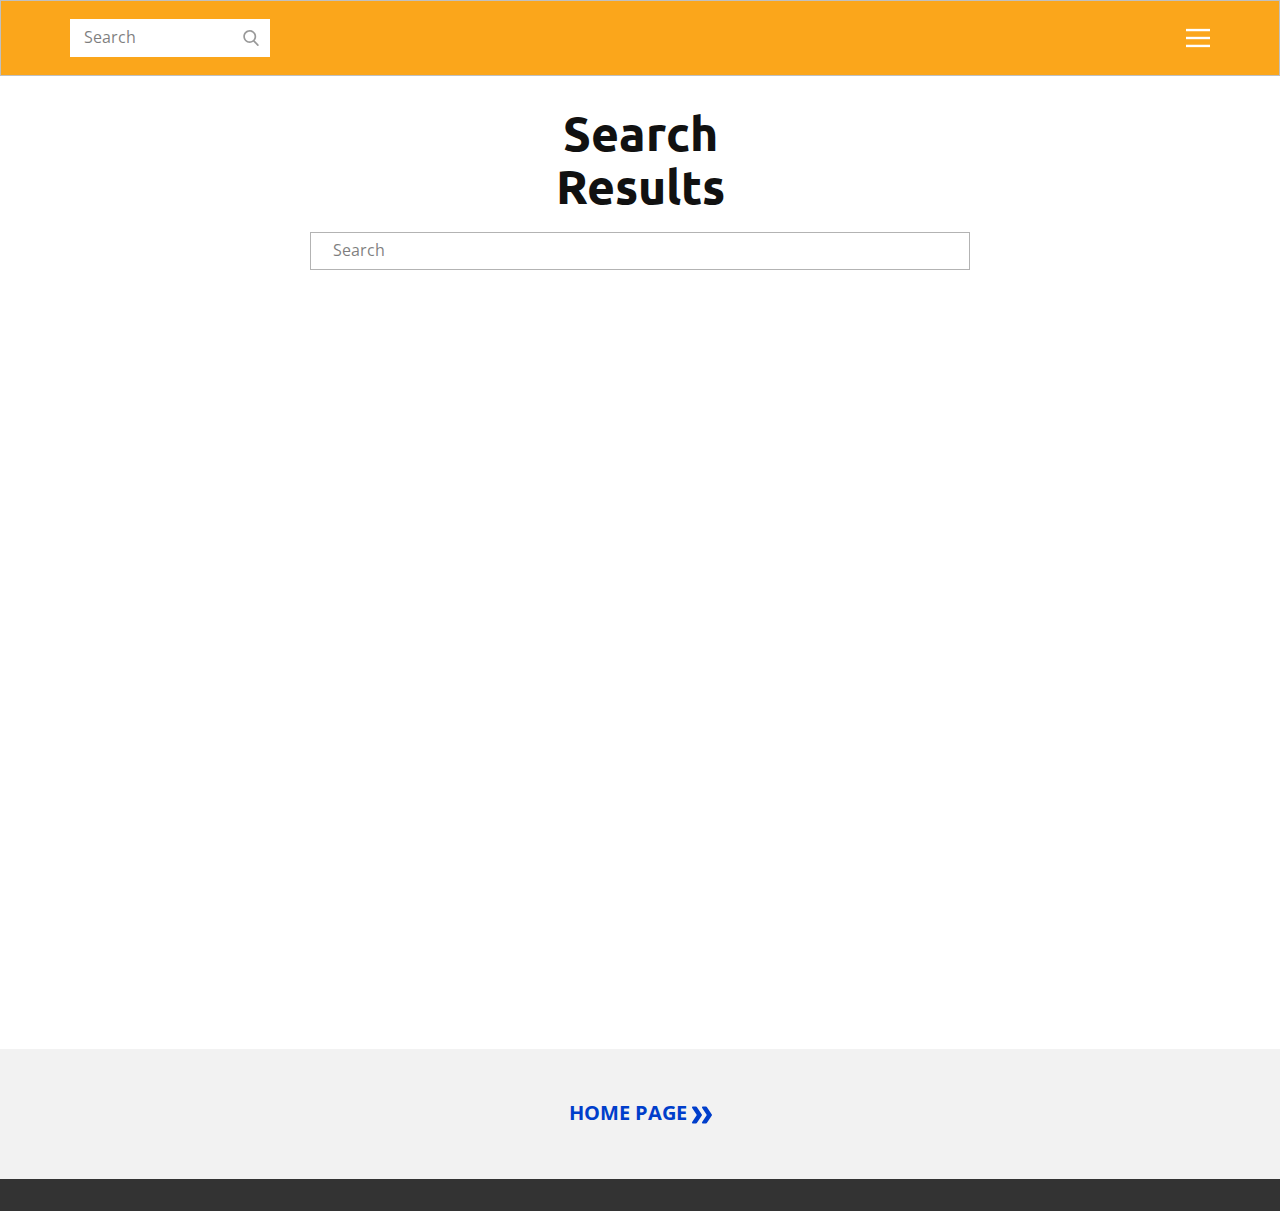
<file: search/search.html>
<!DOCTYPE html>
<html style="font-size: 16px;" lang="en"><head>
    <meta name="viewport" content="width=device-width, initial-scale=1.0">
    <meta charset="utf-8">
    <meta name="keywords" content="Search Results">
    <meta name="description" content="">
    <title>Search Template</title>
    <link rel="stylesheet" href="../nicepage.css" media="screen">
<link rel="stylesheet" href="../Search-Template.css" media="screen">
    <script class="u-script" type="text/javascript" src="../jquery.js" defer=""></script>
    <script class="u-script" type="text/javascript" src="../nicepage.js" defer=""></script>
    <meta name="generator" content="Nicepage 7.8.21, nicepage.com">
    
    
    
    <link id="u-theme-google-font" rel="stylesheet" href="https://fonts.googleapis.com/css?family=Ubuntu:300,300i,400,400i,500,500i,700,700i|Open+Sans:300,300i,400,400i,500,500i,600,600i,700,700i,800,800i">
    <script type="application/ld+json">{
		"@context": "http://schema.org",
		"@type": "Organization",
		"name": ""
}</script>
    <meta name="theme-color" content="#003ecb">
    <meta property="og:title" content="Search Template">
    <meta property="og:type" content="website">
  <meta data-intl-tel-input-cdn-path="intlTelInput/"></head>
  <body data-path-to-root="../" data-include-products="false" class="u-body u-xl-mode" data-lang="en"><header class="u-align-center-xs u-border-1 u-border-grey-25 u-clearfix u-header u-palette-2-base u-header" id="sec-d133"><div class="u-clearfix u-sheet u-valign-middle u-sheet-1">
        <form action="#" class="u-border-1 u-border-white u-expanded-width-xs u-search u-search-right u-white u-search-1" data-search-token="no-license" data-href="../search/search.html" data-page-id="46946790">
          <button class="u-search-button" type="submit"><span class="u-search-icon u-text-grey-40 u-search-icon-1">
              <svg class="u-svg-link" preserveAspectRatio="xMidYMin slice" viewBox="0 0 56.966 56.966" style=""><use xmlns:xlink="http://www.w3.org/1999/xlink" xlink:href="#svg-b04b"></use></svg>
              <svg xmlns="http://www.w3.org/2000/svg" xmlns:xlink="http://www.w3.org/1999/xlink" version="1.1" id="svg-b04b" x="0px" y="0px" viewBox="0 0 56.966 56.966" style="enable-background:new 0 0 56.966 56.966;" xml:space="preserve" class="u-svg-content"><path d="M55.146,51.887L41.588,37.786c3.486-4.144,5.396-9.358,5.396-14.786c0-12.682-10.318-23-23-23s-23,10.318-23,23  s10.318,23,23,23c4.761,0,9.298-1.436,13.177-4.162l13.661,14.208c0.571,0.593,1.339,0.92,2.162,0.92  c0.779,0,1.518-0.297,2.079-0.837C56.255,54.982,56.293,53.08,55.146,51.887z M23.984,6c9.374,0,17,7.626,17,17s-7.626,17-17,17  s-17-7.626-17-17S14.61,6,23.984,6z"></path><g></g><g></g><g></g><g></g><g></g><g></g><g></g><g></g><g></g><g></g><g></g><g></g><g></g><g></g><g></g></svg></span>
          </button>
          <input class="u-search-input" type="search" name="search" value="" placeholder="Search">
        </form>
        <nav class="u-align-left u-font-size-14 u-menu u-menu-hamburger u-nav-spacing-25 u-offcanvas u-menu-1" data-responsive-from="XL" role="navigation">
          <div class="menu-collapse" style="font-size: 1rem; letter-spacing: 0px; font-weight: 700; text-transform: uppercase;">
            <a class="u-button-style u-custom-active-border-color u-custom-border u-custom-border-color u-custom-borders u-custom-hover-border-color u-custom-left-right-menu-spacing u-custom-padding-bottom u-custom-text-active-color u-custom-text-color u-custom-text-hover-color u-custom-top-bottom-menu-spacing u-hamburger-link u-nav-link u-hamburger-link-1" href="#" tabindex="-1" aria-label="Open menu" aria-controls="26d5">
              <svg class="u-svg-link" preserveAspectRatio="xMidYMin slice" viewBox="0 0 302 302" style=""><use xmlns:xlink="http://www.w3.org/1999/xlink" xlink:href="#svg-7b92"></use></svg>
              <svg xmlns="http://www.w3.org/2000/svg" xmlns:xlink="http://www.w3.org/1999/xlink" version="1.1" id="svg-7b92" x="0px" y="0px" viewBox="0 0 302 302" style="enable-background:new 0 0 302 302;" xml:space="preserve" class="u-svg-content"><g><rect y="36" width="302" height="30"></rect><rect y="236" width="302" height="30"></rect><rect y="136" width="302" height="30"></rect>
</g><g></g><g></g><g></g><g></g><g></g><g></g><g></g><g></g><g></g><g></g><g></g><g></g><g></g><g></g><g></g></svg>
            </a>
          </div>
          <div class="u-custom-menu u-nav-container">
            <ul role="menubar" class="u-nav u-spacing-30 u-unstyled u-nav-1"><li role="none" class="u-nav-item"><a tabindex="-1" role="menuitem" class="u-border-2 u-border-active-grey-90 u-border-hover-grey-50 u-border-no-left u-border-no-right u-border-no-top u-button-style u-nav-link u-text-active-grey-90 u-text-grey-90 u-text-hover-grey-90" href="#" style="padding: 10px 0px;" aria-haspopup="true">About Me</a>
</li><li role="none" class="u-nav-item"><a tabindex="-1" role="menuitem" class="u-border-2 u-border-active-grey-90 u-border-hover-grey-50 u-border-no-left u-border-no-right u-border-no-top u-button-style u-nav-link u-text-active-grey-90 u-text-grey-90 u-text-hover-grey-90" href="#" style="padding: 10px 0px;">My Works</a>
</li><li role="none" class="u-nav-item"><a tabindex="-1" role="menuitem" class="u-border-2 u-border-active-grey-90 u-border-hover-grey-50 u-border-no-left u-border-no-right u-border-no-top u-button-style u-nav-link u-text-active-grey-90 u-text-grey-90 u-text-hover-grey-90" href="#" style="padding: 10px 0px;">Home Page</a>
</li></ul>
          </div>
          <div class="u-custom-menu u-nav-container-collapse" id="26d5" role="region" aria-label="Menu panel">
            <div class="u-align-center u-black u-container-align-center u-container-style u-inner-container-layout u-opacity u-opacity-95 u-sidenav u-sidenav-1">
              <div class="u-inner-container-layout u-sidenav-overflow">
                <div class="u-menu-close" tabindex="-1" aria-label="Close menu"></div>
                <ul class="u-align-center u-nav u-popupmenu-items u-unstyled u-nav-2"><li class="u-nav-item"><a class="u-button-style u-nav-link" href="#">About Me</a>
</li><li class="u-nav-item"><a class="u-button-style u-nav-link" href="#">My Works</a>
</li><li class="u-nav-item"><a class="u-button-style u-nav-link" href="#">Home Page</a>
</li></ul>
              </div>
            </div>
            <div class="u-black u-menu-overlay u-opacity u-opacity-70"></div>
          </div>
          <style class="menu-style">@media (max-width: 939px) {
                    [data-responsive-from="MD"] .u-nav-container {
                        display: none;
                    }
                    [data-responsive-from="MD"] .menu-collapse {
                        display: block;
                    }
                }</style>
        </nav>
      </div></header>
    <section class="u-clearfix u-section-1" id="block-1">
      <div class="u-clearfix u-sheet u-sheet-1">
        <h2 class="u-align-center u-text u-text-1"> Search Results</h2>
        <form action="#" class="u-border-1 u-border-grey-30 u-search u-search-left u-white u-search-1" data-search-token="no-license" data-href="../search/search.html" data-page-id="46946790">
          <button class="u-search-button" type="submit"><span class="u-search-icon u-spacing-10">
              <svg class="u-svg-link" preserveAspectRatio="xMidYMin slice" viewBox="0 0 56.966 56.966"><use xlink:href="#svg-6a57"></use></svg>
              <svg xmlns="http://www.w3.org/2000/svg" xmlns:xlink="http://www.w3.org/1999/xlink" version="1.1" id="svg-6a57" x="0px" y="0px" viewBox="0 0 56.966 56.966" style="enable-background:new 0 0 56.966 56.966;" xml:space="preserve" class="u-svg-content"><path d="M55.146,51.887L41.588,37.786c3.486-4.144,5.396-9.358,5.396-14.786c0-12.682-10.318-23-23-23s-23,10.318-23,23  s10.318,23,23,23c4.761,0,9.298-1.436,13.177-4.162l13.661,14.208c0.571,0.593,1.339,0.92,2.162,0.92  c0.779,0,1.518-0.297,2.079-0.837C56.255,54.982,56.293,53.08,55.146,51.887z M23.984,6c9.374,0,17,7.626,17,17s-7.626,17-17,17  s-17-7.626-17-17S14.61,6,23.984,6z"></path></svg></span>
          </button>
          <input class="u-search-input" type="search" name="search" value="" placeholder="Search">
        </form><!--blog--><!--blog_options_json--><!--{"type":"Recent","source":"","tags":"","count":"3"}--><!--/blog_options_json-->
        <div class="u-blog u-expanded-width u-layout-grid u-search-results u-blog-1" data-items-per-page="1" data-max-items="3">
          <div class="u-list-control"></div>
          <div class="u-repeater u-repeater-1"><!--blog_post-->
            <div class="u-align-left u-blog-post u-container-align-left u-container-style u-repeater-item u-search-result">
              <div class="u-container-layout u-similar-container u-container-layout-1"><!--blog_post_header-->
                <h4 class="u-blog-control u-text u-text-palette-1-base u-text-2">
                  <a class="u-post-header-link" href="/blog/post-5.html"><!--blog_post_header_content-->Search Result 1<!--/blog_post_header_content--></a>
                </h4><!--/blog_post_header--><!--blog_post_content-->
                <div class="u-blog-control u-post-content u-text u-text-3"><!--blog_post_content_content-->Paragraph. Lorem ipsum dolor sit amet, consectetur adipiscing elit. Curabitur id suscipit ex. Suspendisse rhoncus laoreet purus quis elementum. Phasellus sed efficitur dolor, et ultricies sapien. Quisque fringilla sit amet dolor commodo efficitur. Aliquam et sem odio. In ullamcorper nisi nunc, et molestie ipsum iaculis sit amet.<!--/blog_post_content_content--></div><!--/blog_post_content-->
              </div>
            </div><!--/blog_post--><!--blog_post-->
            <div class="u-align-left u-blog-post u-container-align-left u-container-style u-repeater-item u-search-result">
              <div class="u-container-layout u-similar-container u-container-layout-2"><!--blog_post_header-->
                <h4 class="u-blog-control u-text u-text-palette-1-base u-text-4">
                  <a class="u-post-header-link" href="/blog/post-4.html"><!--blog_post_header_content-->Search Result 2<!--/blog_post_header_content--></a>
                </h4><!--/blog_post_header--><!--blog_post_content-->
                <div class="u-blog-control u-post-content u-text u-text-5"><!--blog_post_content_content-->Paragraph. Lorem ipsum dolor sit amet, consectetur adipiscing elit. Curabitur id suscipit ex. Suspendisse rhoncus laoreet purus quis elementum. Phasellus sed efficitur dolor, et ultricies sapien. Quisque fringilla sit amet dolor commodo efficitur. Aliquam et sem odio. In ullamcorper nisi nunc, et molestie ipsum iaculis sit amet.<!--/blog_post_content_content--></div><!--/blog_post_content-->
              </div>
            </div><!--/blog_post--><!--blog_post-->
            <div class="u-align-left u-blog-post u-container-align-left u-container-style u-repeater-item u-search-result">
              <div class="u-container-layout u-similar-container u-container-layout-3"><!--blog_post_header-->
                <h4 class="u-blog-control u-text u-text-palette-1-base u-text-6">
                  <a class="u-post-header-link" href="/blog/post-3.html"><!--blog_post_header_content-->Search Result 3<!--/blog_post_header_content--></a>
                </h4><!--/blog_post_header--><!--blog_post_content-->
                <div class="u-blog-control u-post-content u-text u-text-7"><!--blog_post_content_content-->Paragraph. Lorem ipsum dolor sit amet, consectetur adipiscing elit. Curabitur id suscipit ex. Suspendisse rhoncus laoreet purus quis elementum. Phasellus sed efficitur dolor, et ultricies sapien. Quisque fringilla sit amet dolor commodo efficitur. Aliquam et sem odio. In ullamcorper nisi nunc, et molestie ipsum iaculis sit amet.<!--/blog_post_content_content--></div><!--/blog_post_content-->
              </div>
            </div><!--/blog_post-->
          </div>
          <div class="u-list-control"></div>
        </div><!--/blog-->
      </div>
    </section>
    
    
    
    <footer class="u-align-center u-clearfix u-container-align-center u-footer u-grey-5 u-footer" id="sec-31ca"><div class="u-clearfix u-sheet u-valign-middle u-sheet-1">
        <a href="./" data-page-id="189923990" class="u-align-center u-btn u-button-style u-none u-text-hover-palette-2-base u-text-palette-1-base u-btn-1" title="Front">Home Page&nbsp;<span class="u-icon u-text-palette-1-base"><svg class="u-svg-content" viewBox="0 -32 426.66667 426" style="width: 1em; height: 1em;"><path d="m213.332031 181.667969c0 4.265625-1.277343 8.53125-3.625 11.730469l-106.667969 160c-3.839843 5.761718-10.238281 9.601562-17.707031 9.601562h-64c-11.730469 0-21.332031-9.601562-21.332031-21.332031 0-4.269531 1.28125-8.535157 3.625-11.734375l98.773438-148.265625-98.773438-148.269531c-2.34375-3.199219-3.625-7.464844-3.625-11.730469 0-11.734375 9.601562-21.335938 21.332031-21.335938h64c7.46875 0 13.867188 3.839844 17.707031 9.601563l106.667969 160c2.347657 3.199218 3.625 7.464844 3.625 11.734375zm0 0"></path><path d="m426.667969 181.667969c0 4.265625-1.28125 8.53125-3.628907 11.730469l-106.664062 160c-3.839844 5.761718-10.242188 9.601562-17.707031 9.601562h-64c-11.734375 0-21.335938-9.601562-21.335938-21.332031 0-4.269531 1.28125-8.535157 3.628907-11.734375l98.773437-148.265625-98.773437-148.269531c-2.347657-3.199219-3.628907-7.464844-3.628907-11.730469 0-11.734375 9.601563-21.335938 21.335938-21.335938h64c7.464843 0 13.867187 3.839844 17.707031 9.601563l106.664062 160c2.347657 3.199218 3.628907 7.464844 3.628907 11.734375zm0 0"></path></svg></span>
        </a>
      </div></footer>
    <section class="u-backlink u-clearfix u-grey-80"></section>
  
</body></html>
</file>
